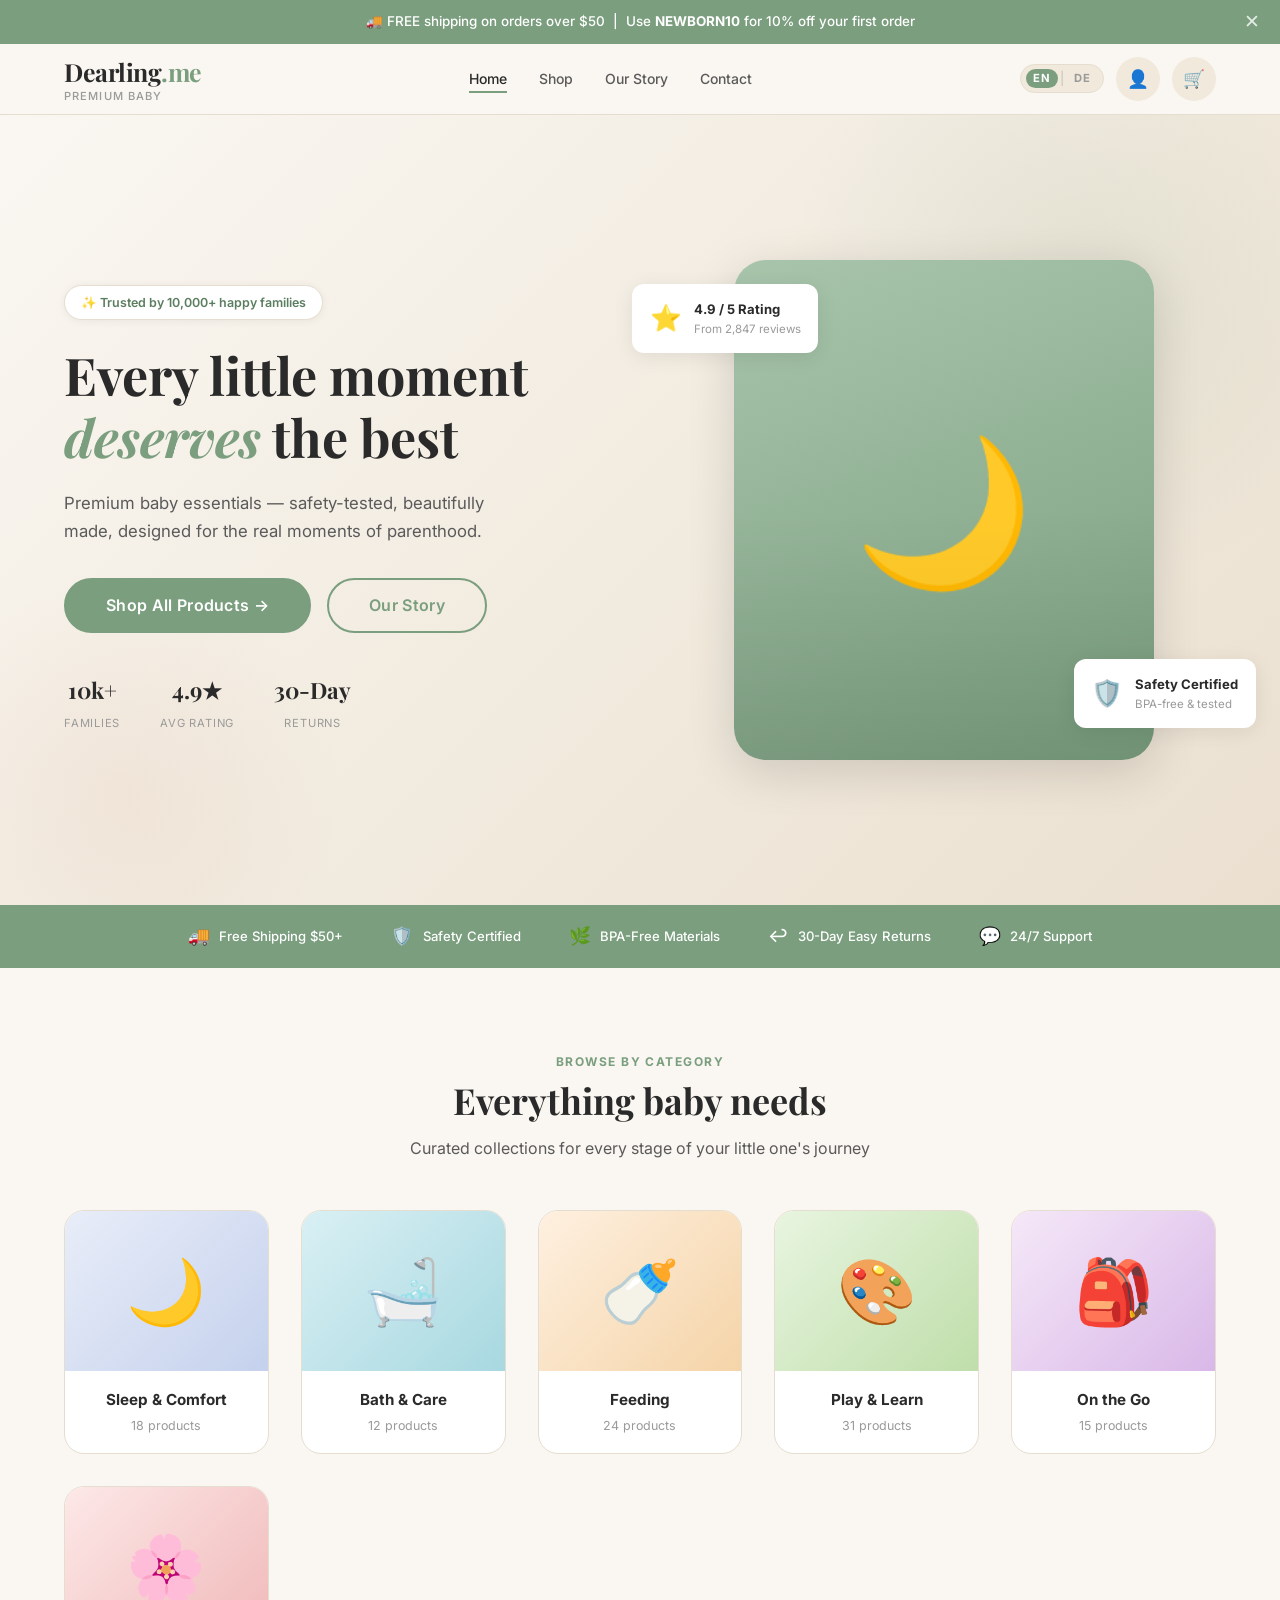
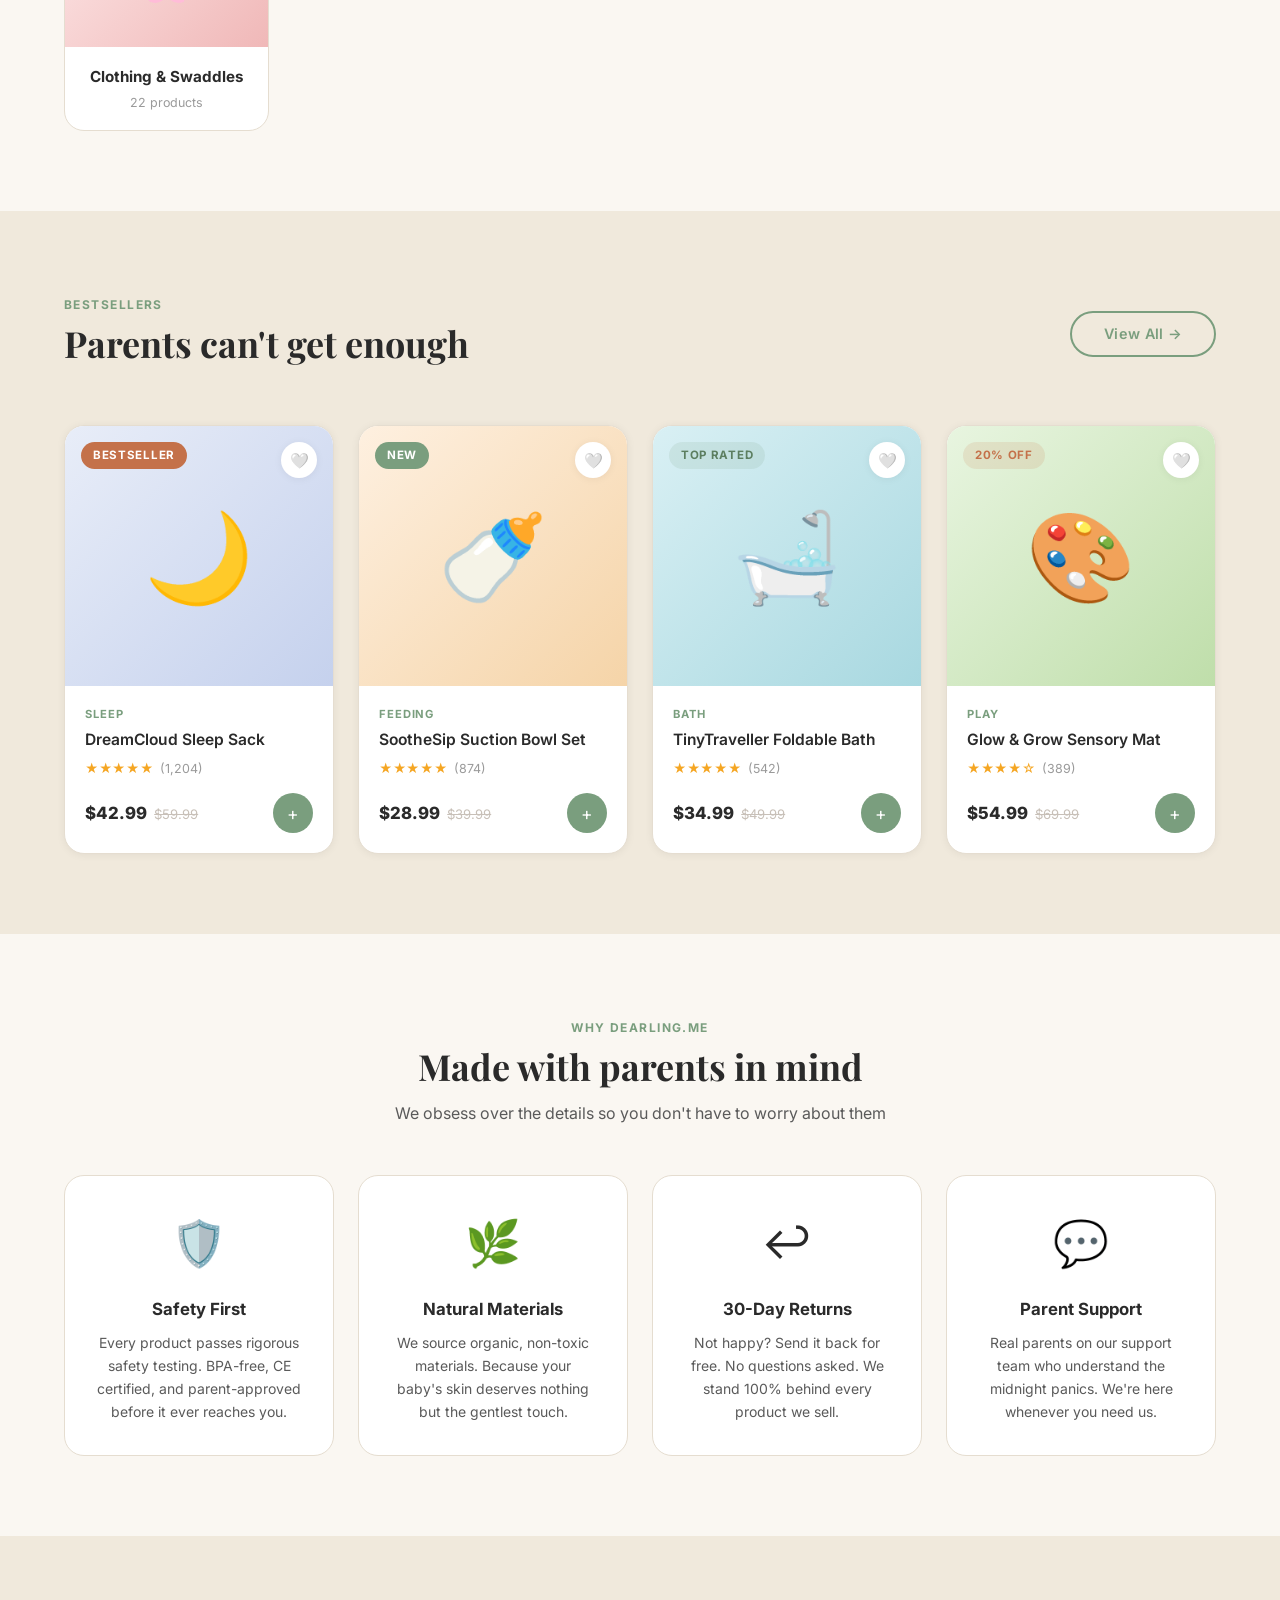
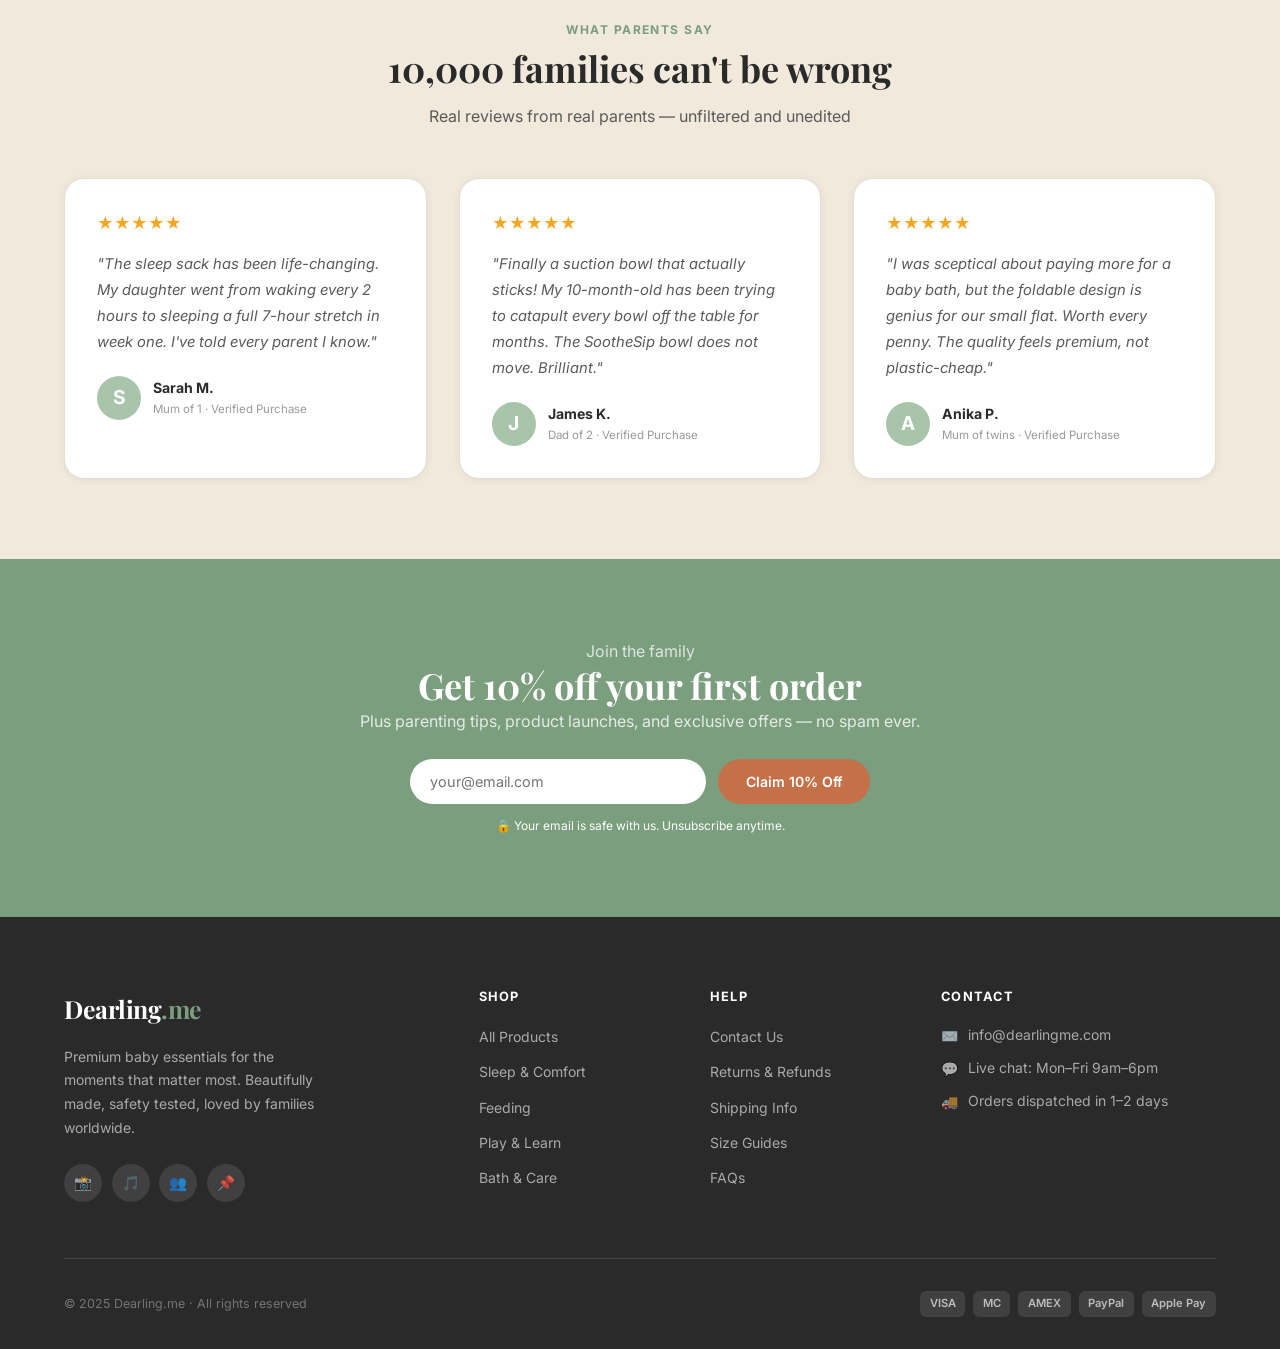
<file: index.html>
<!DOCTYPE html>
<html lang="en">
<head>
  <meta charset="UTF-8">
  <meta name="viewport" content="width=device-width, initial-scale=1.0">
  <title>Dearling.me — Premium Baby Products</title>
  <meta name="description" content="Beautifully designed, safety-tested baby essentials. Sleep, feeding, bath, and play products parents trust.">
  <link rel="preconnect" href="https://fonts.googleapis.com">
  <link rel="preconnect" href="https://fonts.gstatic.com" crossorigin>
  <link href="https://fonts.googleapis.com/css2?family=Inter:wght@400;500;600;700;800&family=Playfair+Display:ital,wght@0,400;0,600;0,700;1,400&display=swap" rel="stylesheet">
  <link rel="stylesheet" href="css/style.css">
</head>
<body>

  <!-- PROMO BANNER -->
  <div class="promo-banner">
    <span data-i18n="promo">🚚 FREE shipping on orders over $50 &nbsp;|&nbsp; Use <strong>NEWBORN10</strong> for 10% off your first order</span>
    <button class="promo-close" aria-label="Close">✕</button>
  </div>

  <!-- HEADER -->
  <header class="header">
    <div class="container">
      <nav class="nav">
        <a href="index.html" class="logo">Dearling<span>.me</span><small>Premium Baby</small></a>
        <ul class="nav-links">
          <li><a href="index.html" class="active" data-i18n="nav.home">Home</a></li>
          <li><a href="pages/shop.html" data-i18n="nav.shop">Shop</a></li>
          <li><a href="pages/about.html" data-i18n="nav.about">Our Story</a></li>
          <li><a href="pages/contact.html" data-i18n="nav.contact">Contact</a></li>
        </ul>
        <div class="nav-actions">
          <div class="lang-switcher">
            <button class="lang-btn active" data-lang="en">EN</button>
            <span class="lang-sep">|</span>
            <button class="lang-btn" data-lang="de">DE</button>
          </div>
          <a href="https://your-store.myshopify.com/account" class="account-btn" aria-label="My account" target="_blank">👤</a>
          <a href="pages/cart.html" class="cart-btn" aria-label="Shopping cart">
            🛒 <span class="cart-count"></span>
          </a>
          <button class="hamburger" aria-label="Open menu">
            <span></span><span></span><span></span>
          </button>
        </div>
      </nav>
    </div>
  </header>

  <!-- MOBILE NAV -->
  <div class="mobile-nav" role="dialog" aria-label="Mobile menu">
    <button class="mobile-nav-close" aria-label="Close menu">✕</button>
    <ul class="mobile-nav-links">
      <li><a href="index.html" data-i18n="nav.home">Home</a></li>
      <li><a href="pages/shop.html" data-i18n="nav.shop">Shop</a></li>
      <li><a href="pages/about.html" data-i18n="nav.about">Our Story</a></li>
      <li><a href="pages/contact.html" data-i18n="nav.contact">Contact</a></li>
      <li><a href="https://your-store.myshopify.com/account" data-i18n="nav.account" target="_blank">My Account 👤</a></li>
      <li><a href="pages/cart.html">Cart 🛒</a></li>
    </ul>
  </div>

  <!-- ===================== HERO ===================== -->
  <section class="hero">
    <div class="container">
      <div class="hero-inner">
        <div class="hero-content">
          <div class="hero-tag" data-i18n="hero.tag">✨ Trusted by 10,000+ happy families</div>
          <h1 data-i18n="hero.h1">Every little moment <em>deserves</em> the best</h1>
          <p class="hero-subtitle" data-i18n="hero.subtitle">Premium baby essentials — safety-tested, beautifully made, designed for the real moments of parenthood.</p>
          <div class="hero-ctas">
            <a href="pages/shop.html" class="btn btn-primary btn-lg" data-i18n="hero.cta1">Shop All Products →</a>
            <a href="pages/about.html" class="btn btn-secondary btn-lg" data-i18n="hero.cta2">Our Story</a>
          </div>
          <div class="hero-stats">
            <div class="stat-item">
              <span class="stat-num" data-i18n="hero.stat1.num">10k+</span>
              <span class="stat-label" data-i18n="hero.stat1.label">Families</span>
            </div>
            <div class="stat-item">
              <span class="stat-num" data-i18n="hero.stat2.num">4.9★</span>
              <span class="stat-label" data-i18n="hero.stat2.label">Avg Rating</span>
            </div>
            <div class="stat-item">
              <span class="stat-num" data-i18n="hero.stat3.num">30-Day</span>
              <span class="stat-label" data-i18n="hero.stat3.label">Returns</span>
            </div>
          </div>
        </div>

        <div class="hero-visual">
          <div class="hero-img-wrap">🌙</div>
          <div class="hero-float card-1">
            <div class="float-icon">⭐</div>
            <div>
              <div class="float-title" data-i18n="hero.f1.title">4.9 / 5 Rating</div>
              <div class="float-sub" data-i18n="hero.f1.sub">From 2,847 reviews</div>
            </div>
          </div>
          <div class="hero-float card-2">
            <div class="float-icon">🛡️</div>
            <div>
              <div class="float-title" data-i18n="hero.f2.title">Safety Certified</div>
              <div class="float-sub" data-i18n="hero.f2.sub">BPA-free & tested</div>
            </div>
          </div>
        </div>
      </div>
    </div>
  </section>

  <!-- TRUST BAR -->
  <div class="trust-bar">
    <div class="container">
      <div class="trust-items">
        <div class="trust-item"><span>🚚</span><span data-i18n="trust.ship">Free Shipping $50+</span></div>
        <div class="trust-item"><span>🛡️</span><span data-i18n="trust.safety">Safety Certified</span></div>
        <div class="trust-item"><span>🌿</span><span data-i18n="trust.bpa">BPA-Free Materials</span></div>
        <div class="trust-item"><span>↩️</span><span data-i18n="trust.returns">30-Day Easy Returns</span></div>
        <div class="trust-item"><span>💬</span><span data-i18n="trust.support">24/7 Support</span></div>
      </div>
    </div>
  </div>

  <!-- ===================== CATEGORIES ===================== -->
  <section class="section">
    <div class="container">
      <div class="section-header center">
        <span class="eyebrow" data-i18n="cat.eyebrow">Browse by Category</span>
        <h2 data-i18n="cat.h2">Everything baby needs</h2>
        <p data-i18n="cat.sub">Curated collections for every stage of your little one's journey</p>
      </div>
      <div class="grid-3" style="grid-template-columns: repeat(auto-fit, minmax(180px, 1fr));">
        <a href="pages/shop.html?cat=sleep" class="category-card">
          <div class="category-img cat-sleep">🌙</div>
          <div class="category-body">
            <div class="category-name" data-i18n="cat.sleep">Sleep & Comfort</div>
            <div class="category-sub" data-i18n="cat.sleep.n">18 products</div>
          </div>
        </a>
        <a href="pages/shop.html?cat=bath" class="category-card">
          <div class="category-img cat-bath">🛁</div>
          <div class="category-body">
            <div class="category-name" data-i18n="cat.bath">Bath & Care</div>
            <div class="category-sub" data-i18n="cat.bath.n">12 products</div>
          </div>
        </a>
        <a href="pages/shop.html?cat=feed" class="category-card">
          <div class="category-img cat-feed">🍼</div>
          <div class="category-body">
            <div class="category-name" data-i18n="cat.feed">Feeding</div>
            <div class="category-sub" data-i18n="cat.feed.n">24 products</div>
          </div>
        </a>
        <a href="pages/shop.html?cat=play" class="category-card">
          <div class="category-img cat-play">🎨</div>
          <div class="category-body">
            <div class="category-name" data-i18n="cat.play">Play & Learn</div>
            <div class="category-sub" data-i18n="cat.play.n">31 products</div>
          </div>
        </a>
        <a href="pages/shop.html?cat=travel" class="category-card">
          <div class="category-img cat-travel">🎒</div>
          <div class="category-body">
            <div class="category-name" data-i18n="cat.travel">On the Go</div>
            <div class="category-sub" data-i18n="cat.travel.n">15 products</div>
          </div>
        </a>
        <a href="pages/shop.html?cat=wear" class="category-card">
          <div class="category-img cat-wear">🌸</div>
          <div class="category-body">
            <div class="category-name" data-i18n="cat.wear">Clothing & Swaddles</div>
            <div class="category-sub" data-i18n="cat.wear.n">22 products</div>
          </div>
        </a>
      </div>
    </div>
  </section>

  <!-- ===================== FEATURED PRODUCTS ===================== -->
  <section class="section why-bg">
    <div class="container">
      <div class="section-header flex-between">
        <div>
          <span class="eyebrow" data-i18n="best.eyebrow">Bestsellers</span>
          <h2 data-i18n="best.h2">Parents can't get enough</h2>
        </div>
        <a href="pages/shop.html" class="btn btn-secondary" style="flex-shrink:0" data-i18n="best.viewall">View All →</a>
      </div>
      <div class="grid-4">

        <div class="product-card">
          <div class="product-card-img" style="background:linear-gradient(135deg,#E8EDF8,#C5D1ED);">🌙
            <div class="product-card-badges"><span class="badge badge-sale">Bestseller</span></div>
            <button class="product-card-wish">🤍</button>
          </div>
          <div class="product-card-body">
            <div class="card-category" data-i18n="card.cat.sleep">Sleep</div>
            <a href="pages/product.html"><div class="card-name">DreamCloud Sleep Sack</div></a>
            <div class="card-rating"><span class="stars">★★★★★</span><span class="rating-count">(1,204)</span></div>
            <div class="product-card-footer">
              <div class="card-price"><span class="price-now">$42.99</span><span class="price-was">$59.99</span></div>
              <button class="add-cart-btn" data-add-cart="dream-sleep-sack" data-name="DreamCloud Sleep Sack" data-price="42.99" data-emoji="🌙">+</button>
            </div>
          </div>
        </div>

        <div class="product-card">
          <div class="product-card-img" style="background:linear-gradient(135deg,#FEF0E0,#F5D4A8);">🍼
            <div class="product-card-badges"><span class="badge badge-new">New</span></div>
            <button class="product-card-wish">🤍</button>
          </div>
          <div class="product-card-body">
            <div class="card-category" data-i18n="card.cat.feed">Feeding</div>
            <a href="pages/product.html"><div class="card-name">SootheSip Suction Bowl Set</div></a>
            <div class="card-rating"><span class="stars">★★★★★</span><span class="rating-count">(874)</span></div>
            <div class="product-card-footer">
              <div class="card-price"><span class="price-now">$28.99</span><span class="price-was">$39.99</span></div>
              <button class="add-cart-btn" data-add-cart="soothe-sip-bowl" data-name="SootheSip Suction Bowl Set" data-price="28.99" data-emoji="🍼">+</button>
            </div>
          </div>
        </div>

        <div class="product-card">
          <div class="product-card-img" style="background:linear-gradient(135deg,#D9F0F4,#A8D8E0);">🛁
            <div class="product-card-badges"><span class="badge badge-sage">Top Rated</span></div>
            <button class="product-card-wish">🤍</button>
          </div>
          <div class="product-card-body">
            <div class="card-category" data-i18n="card.cat.bath">Bath</div>
            <a href="pages/product.html"><div class="card-name">TinyTraveller Foldable Bath</div></a>
            <div class="card-rating"><span class="stars">★★★★★</span><span class="rating-count">(542)</span></div>
            <div class="product-card-footer">
              <div class="card-price"><span class="price-now">$34.99</span><span class="price-was">$49.99</span></div>
              <button class="add-cart-btn" data-add-cart="tiny-traveller-bath" data-name="TinyTraveller Foldable Bath" data-price="34.99" data-emoji="🛁">+</button>
            </div>
          </div>
        </div>

        <div class="product-card">
          <div class="product-card-img" style="background:linear-gradient(135deg,#E8F5E0,#BFDEAA);">🎨
            <div class="product-card-badges"><span class="badge badge-terra">20% Off</span></div>
            <button class="product-card-wish">🤍</button>
          </div>
          <div class="product-card-body">
            <div class="card-category" data-i18n="card.cat.play">Play</div>
            <a href="pages/product.html"><div class="card-name">Glow &amp; Grow Sensory Mat</div></a>
            <div class="card-rating"><span class="stars">★★★★☆</span><span class="rating-count">(389)</span></div>
            <div class="product-card-footer">
              <div class="card-price"><span class="price-now">$54.99</span><span class="price-was">$69.99</span></div>
              <button class="add-cart-btn" data-add-cart="glow-grow-mat" data-name="Glow & Grow Sensory Mat" data-price="54.99" data-emoji="🎨">+</button>
            </div>
          </div>
        </div>

      </div>
    </div>
  </section>

  <!-- ===================== WHY US ===================== -->
  <section class="section">
    <div class="container">
      <div class="section-header center">
        <span class="eyebrow" data-i18n="why.eyebrow">Why Dearling.me</span>
        <h2 data-i18n="why.h2">Made with parents in mind</h2>
        <p data-i18n="why.sub">We obsess over the details so you don't have to worry about them</p>
      </div>
      <div class="grid-4">
        <div class="why-card">
          <div class="why-icon">🛡️</div>
          <div class="why-title" data-i18n="why.s.title">Safety First</div>
          <div class="why-desc" data-i18n="why.s.desc">Every product passes rigorous safety testing. BPA-free, CE certified, and parent-approved before it ever reaches you.</div>
        </div>
        <div class="why-card">
          <div class="why-icon">🌿</div>
          <div class="why-title" data-i18n="why.n.title">Natural Materials</div>
          <div class="why-desc" data-i18n="why.n.desc">We source organic, non-toxic materials. Because your baby's skin deserves nothing but the gentlest touch.</div>
        </div>
        <div class="why-card">
          <div class="why-icon">↩️</div>
          <div class="why-title" data-i18n="why.r.title">30-Day Returns</div>
          <div class="why-desc" data-i18n="why.r.desc">Not happy? Send it back for free. No questions asked. We stand 100% behind every product we sell.</div>
        </div>
        <div class="why-card">
          <div class="why-icon">💬</div>
          <div class="why-title" data-i18n="why.p.title">Parent Support</div>
          <div class="why-desc" data-i18n="why.p.desc">Real parents on our support team who understand the midnight panics. We're here whenever you need us.</div>
        </div>
      </div>
    </div>
  </section>

  <!-- ===================== TESTIMONIALS ===================== -->
  <section class="section why-bg">
    <div class="container">
      <div class="section-header center">
        <span class="eyebrow" data-i18n="test.eyebrow">What Parents Say</span>
        <h2 data-i18n="test.h2">10,000 families can't be wrong</h2>
        <p data-i18n="test.sub">Real reviews from real parents — unfiltered and unedited</p>
      </div>
      <div class="grid-3">
        <div class="testimonial-card">
          <div class="test-rating">★★★★★</div>
          <p class="test-text" data-i18n="test.1.text">"The sleep sack has been life-changing. My daughter went from waking every 2 hours to sleeping a full 7-hour stretch in week one."</p>
          <div class="test-author">
            <div class="author-av">S</div>
            <div>
              <div class="author-name" data-i18n="test.1.name">Sarah M.</div>
              <div class="author-meta" data-i18n="test.1.meta">Mum of 1 · Verified Purchase</div>
            </div>
          </div>
        </div>
        <div class="testimonial-card">
          <div class="test-rating">★★★★★</div>
          <p class="test-text" data-i18n="test.2.text">"Finally a suction bowl that actually sticks! The SootheSip bowl does not move. Brilliant."</p>
          <div class="test-author">
            <div class="author-av">J</div>
            <div>
              <div class="author-name" data-i18n="test.2.name">James K.</div>
              <div class="author-meta" data-i18n="test.2.meta">Dad of 2 · Verified Purchase</div>
            </div>
          </div>
        </div>
        <div class="testimonial-card">
          <div class="test-rating">★★★★★</div>
          <p class="test-text" data-i18n="test.3.text">"I was sceptical about paying more for a baby bath, but the foldable design is genius. Worth every penny."</p>
          <div class="test-author">
            <div class="author-av">A</div>
            <div>
              <div class="author-name" data-i18n="test.3.name">Anika P.</div>
              <div class="author-meta" data-i18n="test.3.meta">Mum of twins · Verified Purchase</div>
            </div>
          </div>
        </div>
      </div>
    </div>
  </section>

  <!-- NEWSLETTER -->
  <section class="section newsletter text-center">
    <div class="container">
      <span class="eyebrow" data-i18n="news.eyebrow">Join the family</span>
      <h2 data-i18n="news.h2">Get 10% off your first order</h2>
      <p style="color:rgba(255,255,255,0.8)" data-i18n="news.sub">Plus parenting tips, product launches, and exclusive offers — no spam ever.</p>
      <form class="newsletter-form" novalidate>
        <input type="email" class="newsletter-input" data-i18n-ph="news.ph" placeholder="your@email.com" required>
        <button type="submit" class="newsletter-btn" data-i18n="news.btn">Claim 10% Off</button>
      </form>
      <p class="newsletter-note" data-i18n="news.note">🔒 Your email is safe with us. Unsubscribe anytime.</p>
    </div>
  </section>

  <!-- FOOTER -->
  <footer class="footer">
    <div class="container">
      <div class="footer-grid">
        <div class="footer-brand">
          <div class="logo">Dearling<span>.me</span></div>
          <p data-i18n="footer.tagline">Premium baby essentials for the moments that matter most.</p>
          <div class="footer-socials">
            <a href="#" class="social-btn">📸</a><a href="#" class="social-btn">🎵</a>
            <a href="#" class="social-btn">👥</a><a href="#" class="social-btn">📌</a>
          </div>
        </div>
        <div class="footer-col">
          <h4 data-i18n="footer.shop">Shop</h4>
          <ul class="footer-links">
            <li><a href="pages/shop.html" data-i18n="footer.all">All Products</a></li>
            <li><a href="pages/shop.html?cat=sleep" data-i18n="cat.sleep">Sleep &amp; Comfort</a></li>
            <li><a href="pages/shop.html?cat=feed" data-i18n="cat.feed">Feeding</a></li>
            <li><a href="pages/shop.html?cat=play" data-i18n="cat.play">Play &amp; Learn</a></li>
            <li><a href="pages/shop.html?cat=bath" data-i18n="cat.bath">Bath &amp; Care</a></li>
          </ul>
        </div>
        <div class="footer-col">
          <h4 data-i18n="footer.help">Help</h4>
          <ul class="footer-links">
            <li><a href="pages/contact.html" data-i18n="footer.contactus">Contact Us</a></li>
            <li><a href="#" data-i18n="footer.returns">Returns &amp; Refunds</a></li>
            <li><a href="#" data-i18n="footer.shipping">Shipping Info</a></li>
            <li><a href="#" data-i18n="footer.sizes">Size Guides</a></li>
            <li><a href="#" data-i18n="footer.faq">FAQs</a></li>
          </ul>
        </div>
        <div class="footer-col">
          <h4 data-i18n="footer.contact">Contact</h4>
          <div class="footer-contact-item"><span>✉️</span><span>info@dearlingme.com</span></div>
          <div class="footer-contact-item"><span>💬</span><span data-i18n="footer.chat">Live chat: Mon–Fri 9am–6pm</span></div>
          <div class="footer-contact-item"><span>🚚</span><span data-i18n="footer.dispatch">Orders dispatched in 1–2 days</span></div>
        </div>
      </div>
      <div class="footer-bottom">
        <p data-i18n="footer.copy">© 2025 Dearling.me · All rights reserved</p>
        <div class="payment-icons">
          <span class="pay-icon">VISA</span><span class="pay-icon">MC</span>
          <span class="pay-icon">AMEX</span><span class="pay-icon">PayPal</span>
          <span class="pay-icon">Apple Pay</span>
        </div>
      </div>
    </div>
  </footer>

  <script src="js/main.js"></script>
  <script src="js/i18n.js"></script>
</body>
</html>
</file>
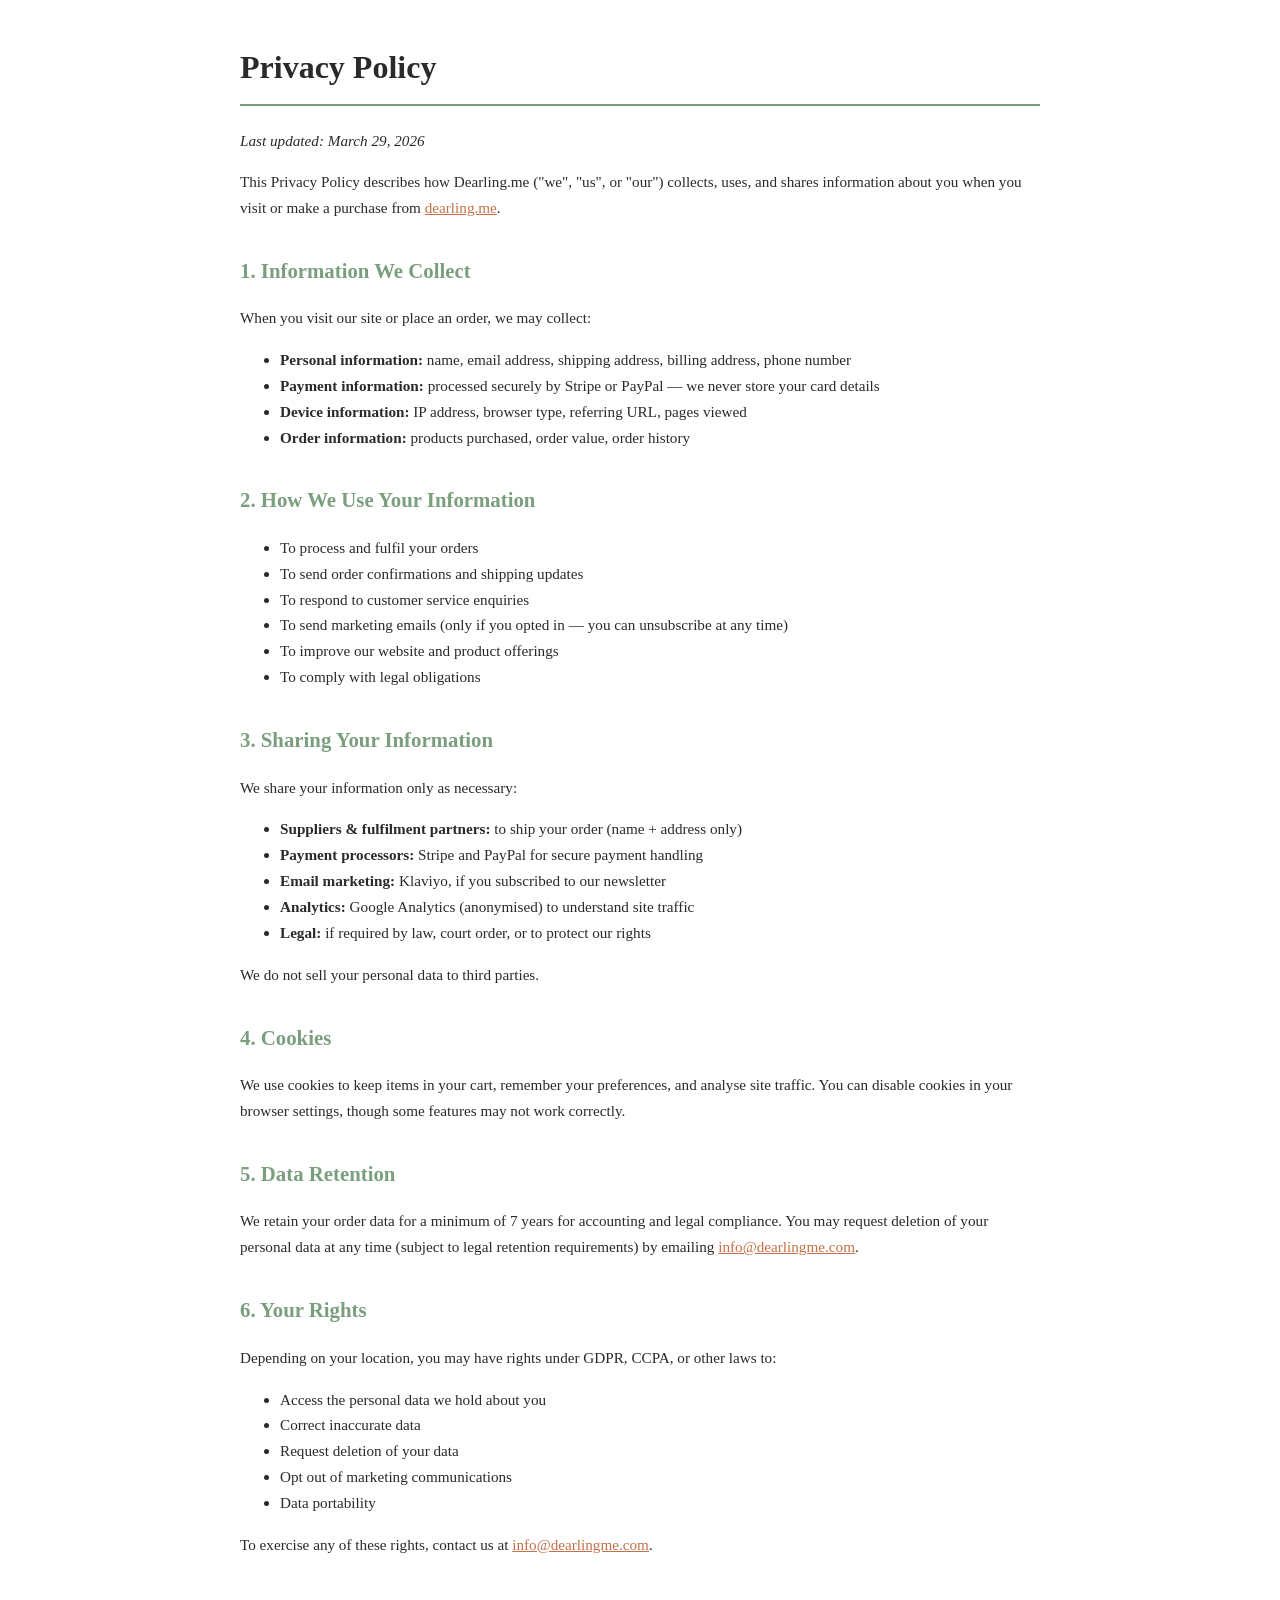
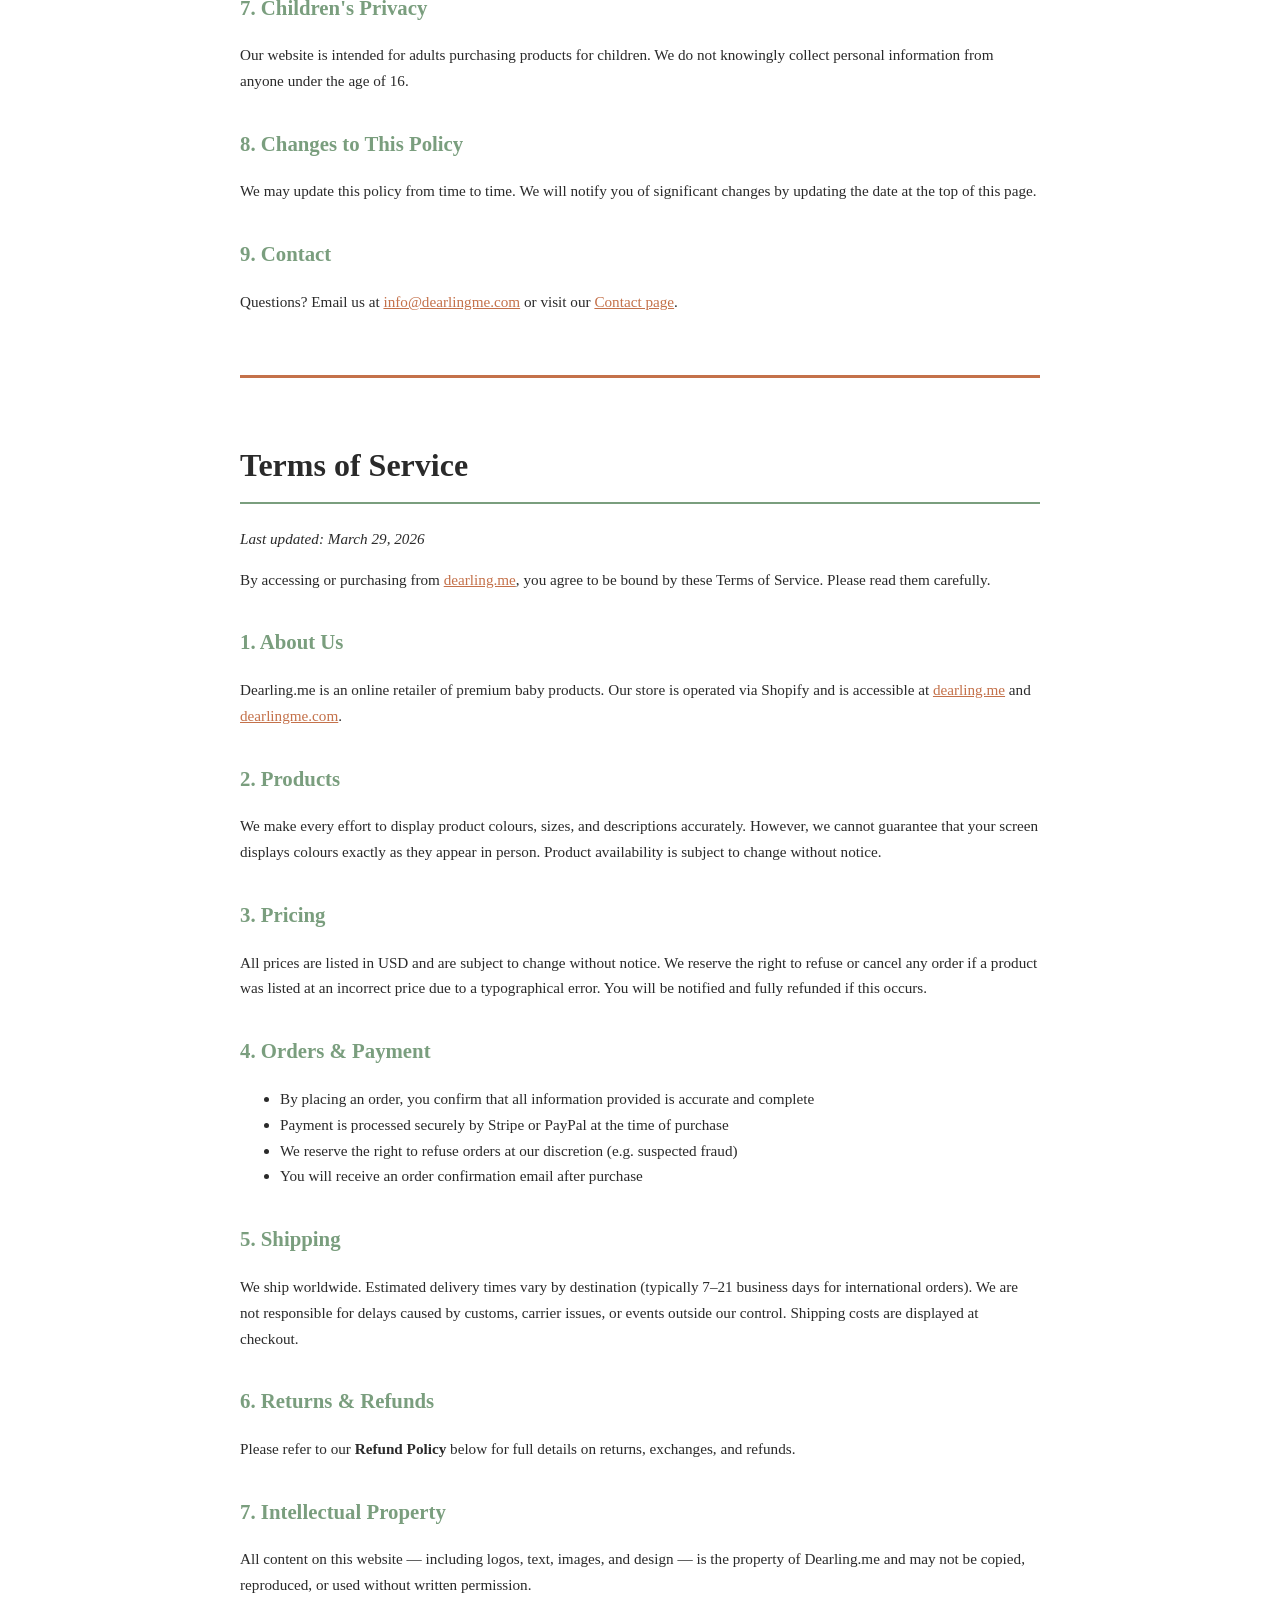
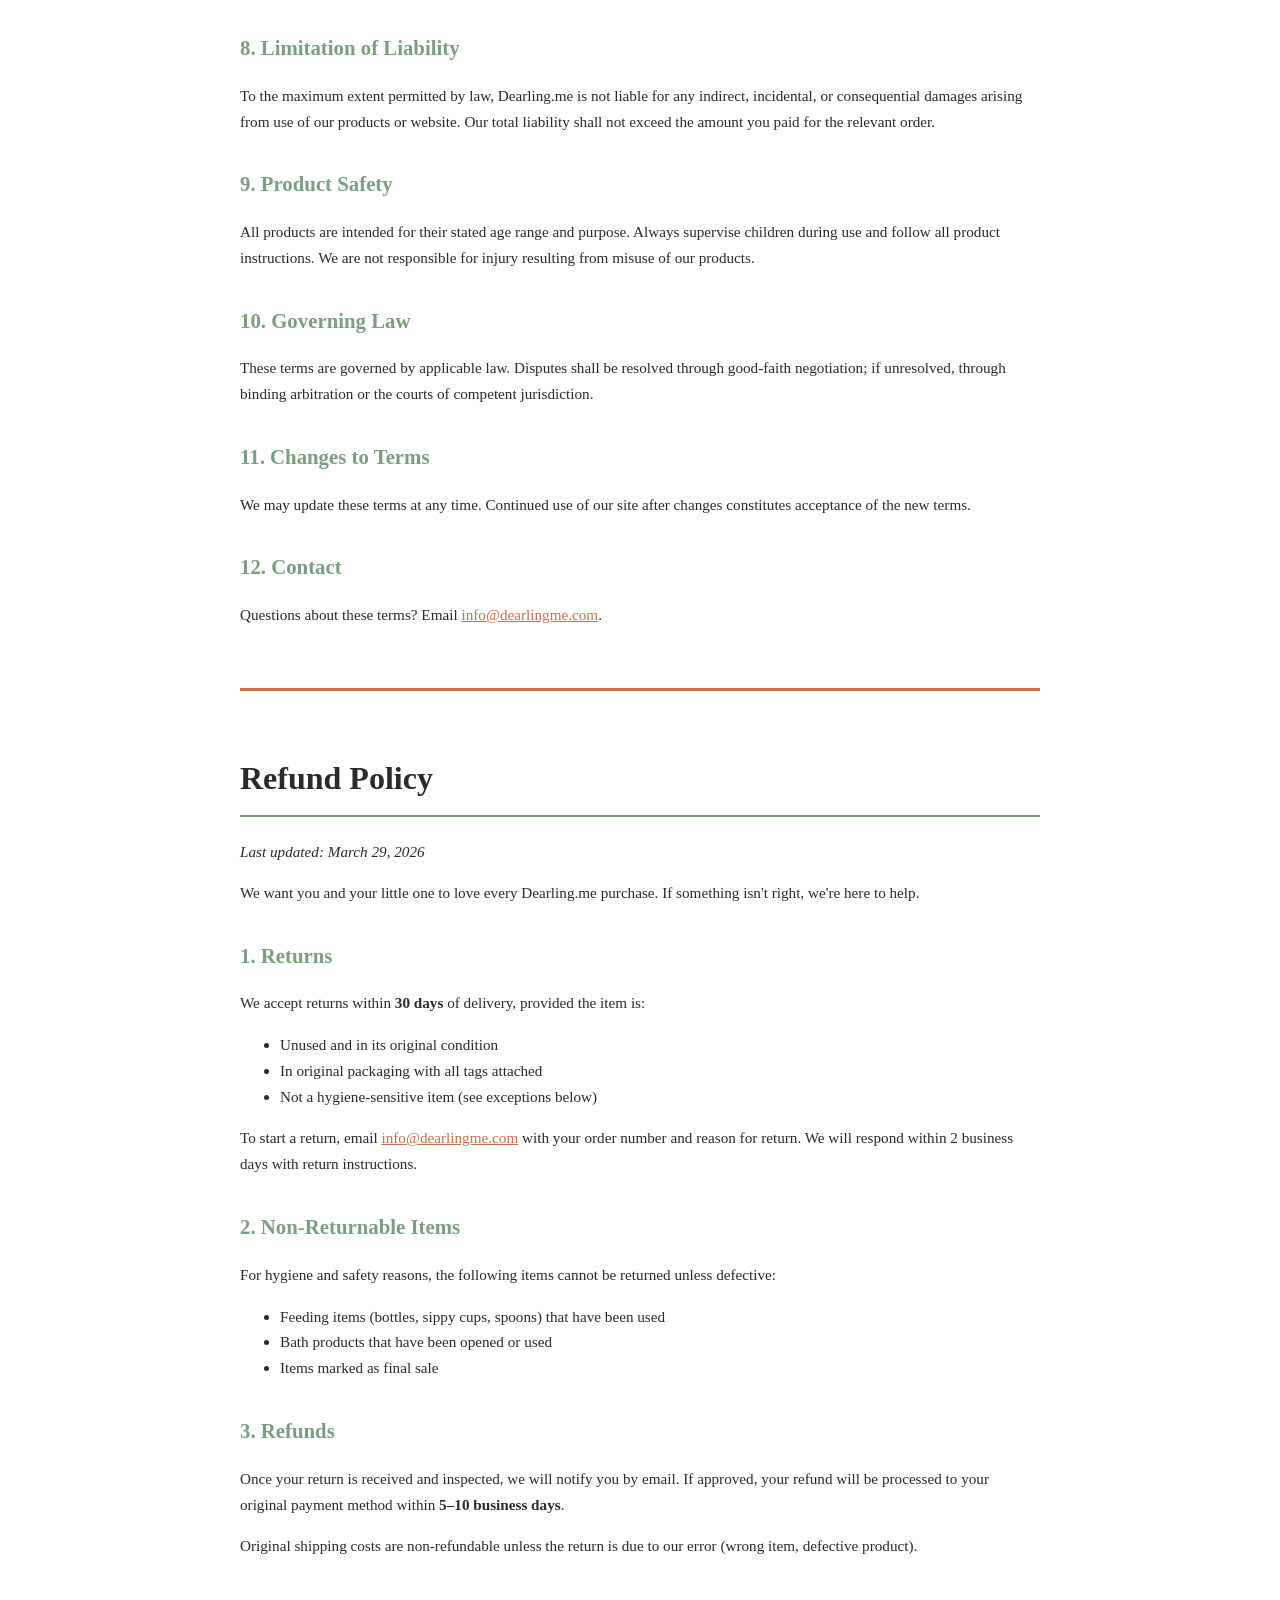
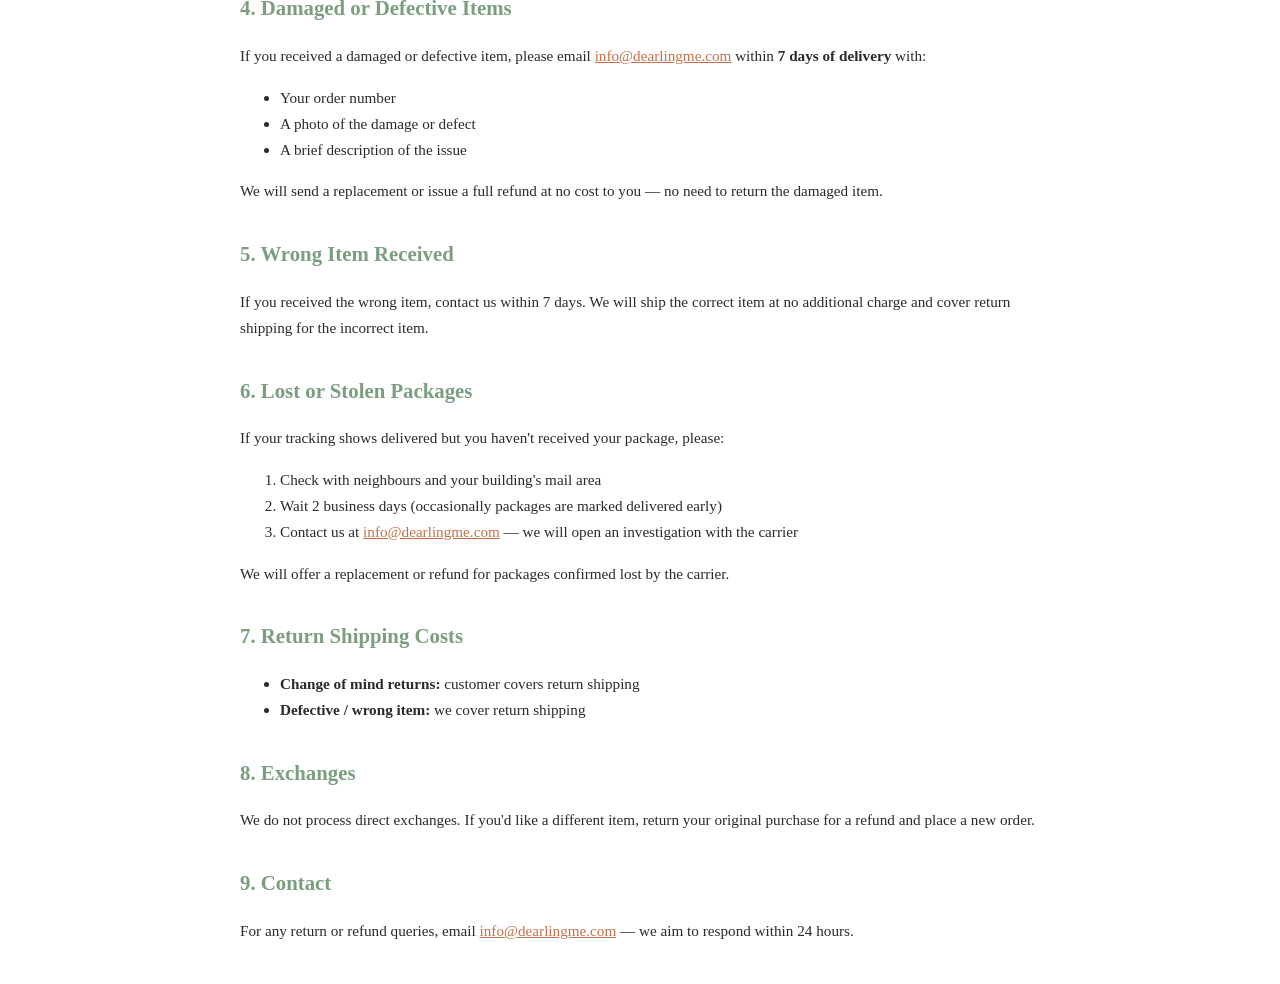
<file: legal/policies.html>
<!DOCTYPE html>
<html lang="en">
<head>
  <meta charset="UTF-8" />
  <title>Dearling.me — Legal Policies</title>
  <style>
    body { font-family: Georgia, serif; max-width: 800px; margin: 40px auto; padding: 0 20px; color: #2A2A2A; line-height: 1.7; }
    h1 { font-size: 2rem; border-bottom: 2px solid #7A9E7E; padding-bottom: 10px; }
    h2 { font-size: 1.3rem; margin-top: 2rem; color: #7A9E7E; }
    hr { border: none; border-top: 3px solid #C4714A; margin: 60px 0; }
    p, li { font-size: 0.95rem; }
    a { color: #C4714A; }
  </style>
</head>
<body>

<!-- ============================================================
     POLICY 1: PRIVACY POLICY
     Copy everything below this comment block into Shopify:
     Settings > Policies > Privacy Policy
     ============================================================ -->

<h1>Privacy Policy</h1>
<p><em>Last updated: March 29, 2026</em></p>

<p>This Privacy Policy describes how Dearling.me ("we", "us", or "our") collects, uses, and shares information about you when you visit or make a purchase from <a href="https://dearling.me">dearling.me</a>.</p>

<h2>1. Information We Collect</h2>
<p>When you visit our site or place an order, we may collect:</p>
<ul>
  <li><strong>Personal information:</strong> name, email address, shipping address, billing address, phone number</li>
  <li><strong>Payment information:</strong> processed securely by Stripe or PayPal — we never store your card details</li>
  <li><strong>Device information:</strong> IP address, browser type, referring URL, pages viewed</li>
  <li><strong>Order information:</strong> products purchased, order value, order history</li>
</ul>

<h2>2. How We Use Your Information</h2>
<ul>
  <li>To process and fulfil your orders</li>
  <li>To send order confirmations and shipping updates</li>
  <li>To respond to customer service enquiries</li>
  <li>To send marketing emails (only if you opted in — you can unsubscribe at any time)</li>
  <li>To improve our website and product offerings</li>
  <li>To comply with legal obligations</li>
</ul>

<h2>3. Sharing Your Information</h2>
<p>We share your information only as necessary:</p>
<ul>
  <li><strong>Suppliers & fulfilment partners:</strong> to ship your order (name + address only)</li>
  <li><strong>Payment processors:</strong> Stripe and PayPal for secure payment handling</li>
  <li><strong>Email marketing:</strong> Klaviyo, if you subscribed to our newsletter</li>
  <li><strong>Analytics:</strong> Google Analytics (anonymised) to understand site traffic</li>
  <li><strong>Legal:</strong> if required by law, court order, or to protect our rights</li>
</ul>
<p>We do not sell your personal data to third parties.</p>

<h2>4. Cookies</h2>
<p>We use cookies to keep items in your cart, remember your preferences, and analyse site traffic. You can disable cookies in your browser settings, though some features may not work correctly.</p>

<h2>5. Data Retention</h2>
<p>We retain your order data for a minimum of 7 years for accounting and legal compliance. You may request deletion of your personal data at any time (subject to legal retention requirements) by emailing <a href="mailto:info@dearlingme.com">info@dearlingme.com</a>.</p>

<h2>6. Your Rights</h2>
<p>Depending on your location, you may have rights under GDPR, CCPA, or other laws to:</p>
<ul>
  <li>Access the personal data we hold about you</li>
  <li>Correct inaccurate data</li>
  <li>Request deletion of your data</li>
  <li>Opt out of marketing communications</li>
  <li>Data portability</li>
</ul>
<p>To exercise any of these rights, contact us at <a href="mailto:info@dearlingme.com">info@dearlingme.com</a>.</p>

<h2>7. Children's Privacy</h2>
<p>Our website is intended for adults purchasing products for children. We do not knowingly collect personal information from anyone under the age of 16.</p>

<h2>8. Changes to This Policy</h2>
<p>We may update this policy from time to time. We will notify you of significant changes by updating the date at the top of this page.</p>

<h2>9. Contact</h2>
<p>Questions? Email us at <a href="mailto:info@dearlingme.com">info@dearlingme.com</a> or visit our <a href="https://dearling.me/pages/contact">Contact page</a>.</p>

<hr>

<!-- ============================================================
     POLICY 2: TERMS OF SERVICE
     Copy everything below this comment block into Shopify:
     Settings > Policies > Terms of Service
     ============================================================ -->

<h1>Terms of Service</h1>
<p><em>Last updated: March 29, 2026</em></p>

<p>By accessing or purchasing from <a href="https://dearling.me">dearling.me</a>, you agree to be bound by these Terms of Service. Please read them carefully.</p>

<h2>1. About Us</h2>
<p>Dearling.me is an online retailer of premium baby products. Our store is operated via Shopify and is accessible at <a href="https://dearling.me">dearling.me</a> and <a href="https://dearlingme.com">dearlingme.com</a>.</p>

<h2>2. Products</h2>
<p>We make every effort to display product colours, sizes, and descriptions accurately. However, we cannot guarantee that your screen displays colours exactly as they appear in person. Product availability is subject to change without notice.</p>

<h2>3. Pricing</h2>
<p>All prices are listed in USD and are subject to change without notice. We reserve the right to refuse or cancel any order if a product was listed at an incorrect price due to a typographical error. You will be notified and fully refunded if this occurs.</p>

<h2>4. Orders & Payment</h2>
<ul>
  <li>By placing an order, you confirm that all information provided is accurate and complete</li>
  <li>Payment is processed securely by Stripe or PayPal at the time of purchase</li>
  <li>We reserve the right to refuse orders at our discretion (e.g. suspected fraud)</li>
  <li>You will receive an order confirmation email after purchase</li>
</ul>

<h2>5. Shipping</h2>
<p>We ship worldwide. Estimated delivery times vary by destination (typically 7–21 business days for international orders). We are not responsible for delays caused by customs, carrier issues, or events outside our control. Shipping costs are displayed at checkout.</p>

<h2>6. Returns & Refunds</h2>
<p>Please refer to our <strong>Refund Policy</strong> below for full details on returns, exchanges, and refunds.</p>

<h2>7. Intellectual Property</h2>
<p>All content on this website — including logos, text, images, and design — is the property of Dearling.me and may not be copied, reproduced, or used without written permission.</p>

<h2>8. Limitation of Liability</h2>
<p>To the maximum extent permitted by law, Dearling.me is not liable for any indirect, incidental, or consequential damages arising from use of our products or website. Our total liability shall not exceed the amount you paid for the relevant order.</p>

<h2>9. Product Safety</h2>
<p>All products are intended for their stated age range and purpose. Always supervise children during use and follow all product instructions. We are not responsible for injury resulting from misuse of our products.</p>

<h2>10. Governing Law</h2>
<p>These terms are governed by applicable law. Disputes shall be resolved through good-faith negotiation; if unresolved, through binding arbitration or the courts of competent jurisdiction.</p>

<h2>11. Changes to Terms</h2>
<p>We may update these terms at any time. Continued use of our site after changes constitutes acceptance of the new terms.</p>

<h2>12. Contact</h2>
<p>Questions about these terms? Email <a href="mailto:info@dearlingme.com">info@dearlingme.com</a>.</p>

<hr>

<!-- ============================================================
     POLICY 3: REFUND POLICY
     Copy everything below this comment block into Shopify:
     Settings > Policies > Refund Policy
     ============================================================ -->

<h1>Refund Policy</h1>
<p><em>Last updated: March 29, 2026</em></p>

<p>We want you and your little one to love every Dearling.me purchase. If something isn't right, we're here to help.</p>

<h2>1. Returns</h2>
<p>We accept returns within <strong>30 days</strong> of delivery, provided the item is:</p>
<ul>
  <li>Unused and in its original condition</li>
  <li>In original packaging with all tags attached</li>
  <li>Not a hygiene-sensitive item (see exceptions below)</li>
</ul>
<p>To start a return, email <a href="mailto:info@dearlingme.com">info@dearlingme.com</a> with your order number and reason for return. We will respond within 2 business days with return instructions.</p>

<h2>2. Non-Returnable Items</h2>
<p>For hygiene and safety reasons, the following items cannot be returned unless defective:</p>
<ul>
  <li>Feeding items (bottles, sippy cups, spoons) that have been used</li>
  <li>Bath products that have been opened or used</li>
  <li>Items marked as final sale</li>
</ul>

<h2>3. Refunds</h2>
<p>Once your return is received and inspected, we will notify you by email. If approved, your refund will be processed to your original payment method within <strong>5–10 business days</strong>.</p>
<p>Original shipping costs are non-refundable unless the return is due to our error (wrong item, defective product).</p>

<h2>4. Damaged or Defective Items</h2>
<p>If you received a damaged or defective item, please email <a href="mailto:info@dearlingme.com">info@dearlingme.com</a> within <strong>7 days of delivery</strong> with:</p>
<ul>
  <li>Your order number</li>
  <li>A photo of the damage or defect</li>
  <li>A brief description of the issue</li>
</ul>
<p>We will send a replacement or issue a full refund at no cost to you — no need to return the damaged item.</p>

<h2>5. Wrong Item Received</h2>
<p>If you received the wrong item, contact us within 7 days. We will ship the correct item at no additional charge and cover return shipping for the incorrect item.</p>

<h2>6. Lost or Stolen Packages</h2>
<p>If your tracking shows delivered but you haven't received your package, please:</p>
<ol>
  <li>Check with neighbours and your building's mail area</li>
  <li>Wait 2 business days (occasionally packages are marked delivered early)</li>
  <li>Contact us at <a href="mailto:info@dearlingme.com">info@dearlingme.com</a> — we will open an investigation with the carrier</li>
</ol>
<p>We will offer a replacement or refund for packages confirmed lost by the carrier.</p>

<h2>7. Return Shipping Costs</h2>
<ul>
  <li><strong>Change of mind returns:</strong> customer covers return shipping</li>
  <li><strong>Defective / wrong item:</strong> we cover return shipping</li>
</ul>

<h2>8. Exchanges</h2>
<p>We do not process direct exchanges. If you'd like a different item, return your original purchase for a refund and place a new order.</p>

<h2>9. Contact</h2>
<p>For any return or refund queries, email <a href="mailto:info@dearlingme.com">info@dearlingme.com</a> — we aim to respond within 24 hours.</p>

</body>
</html>
</file>
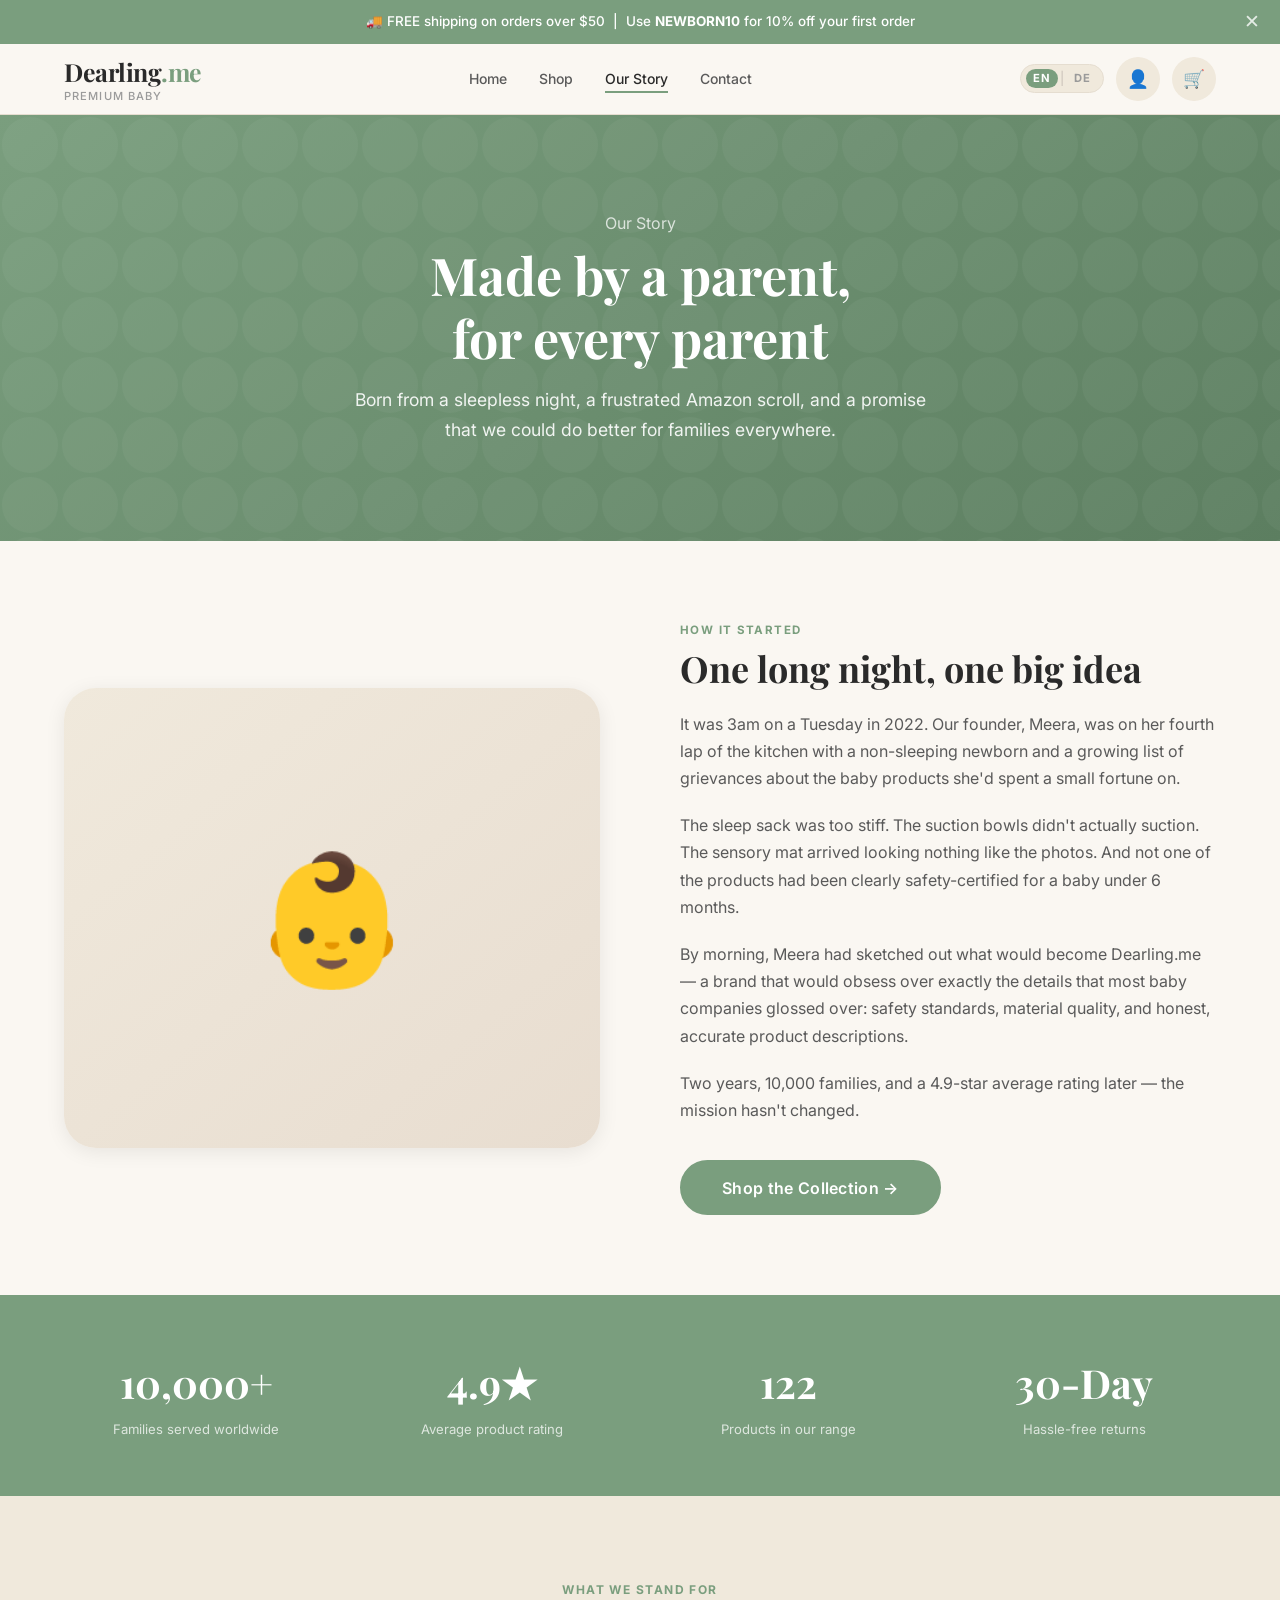
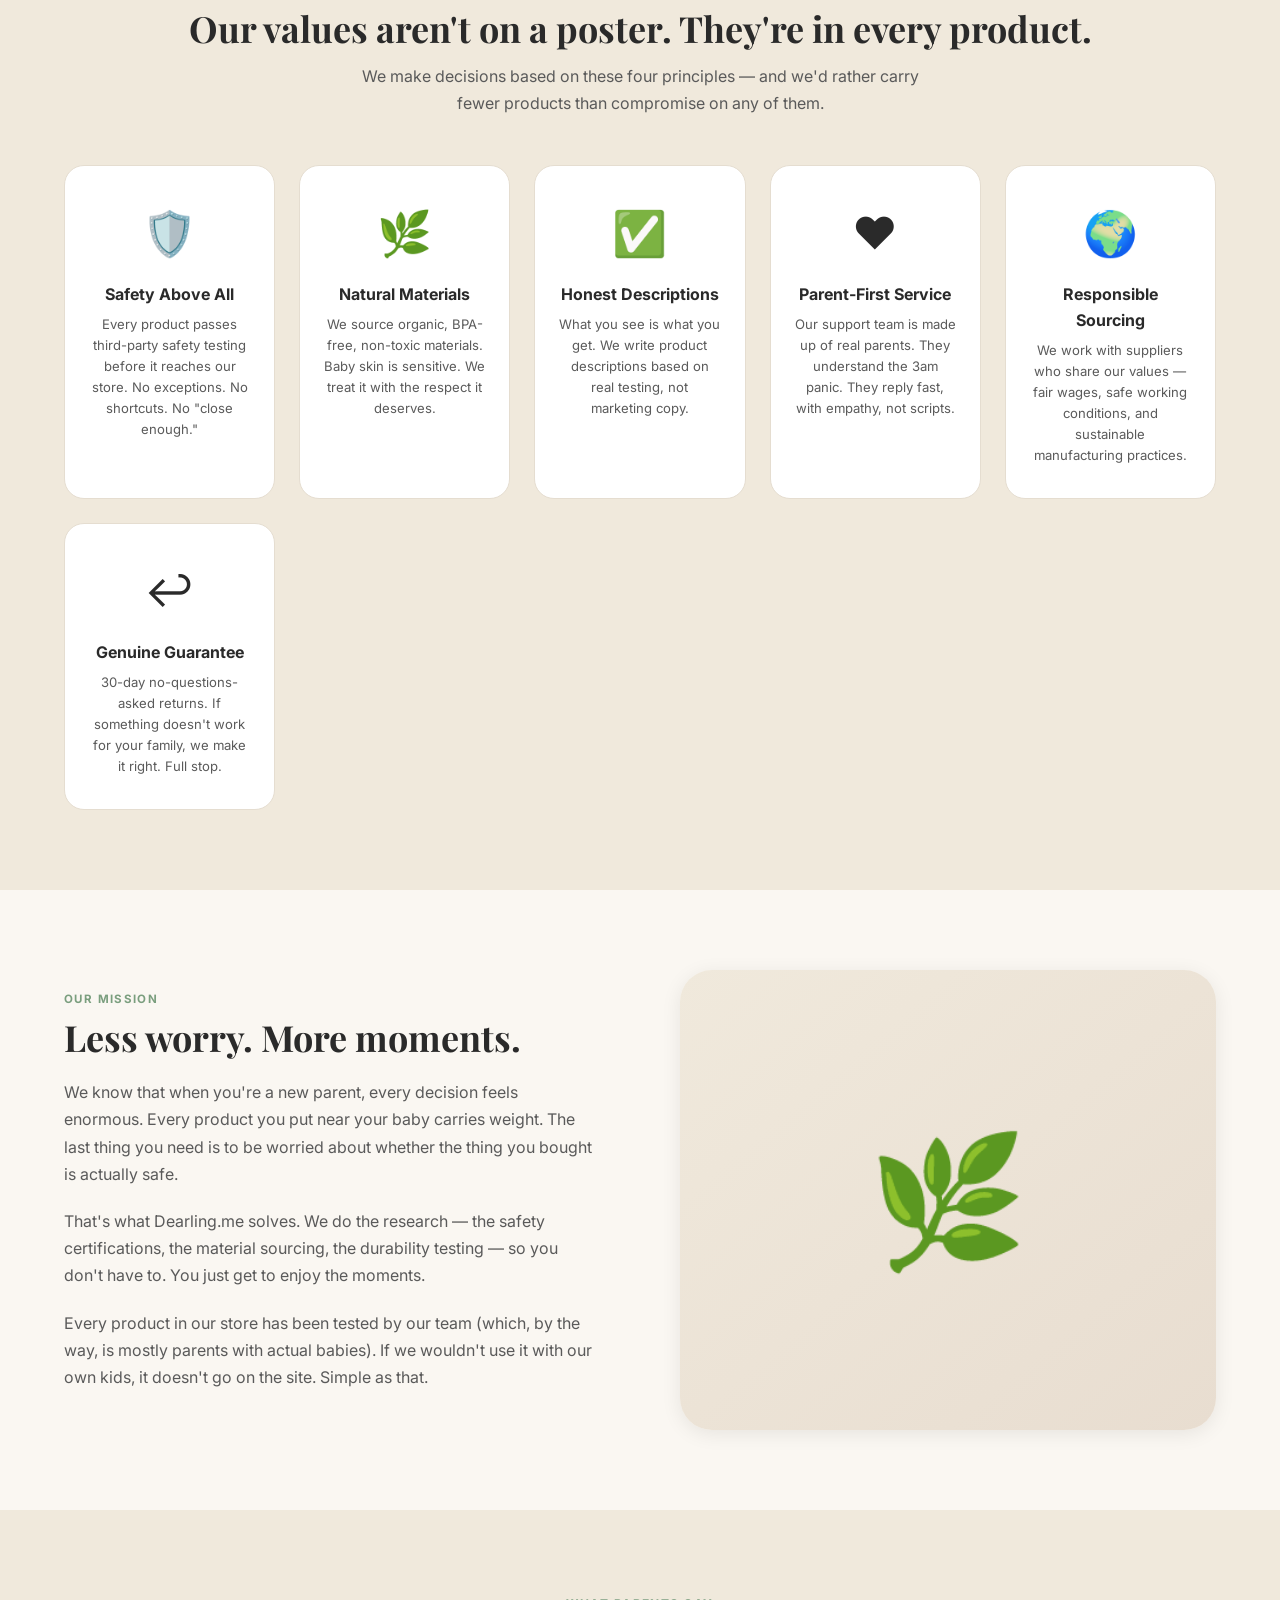
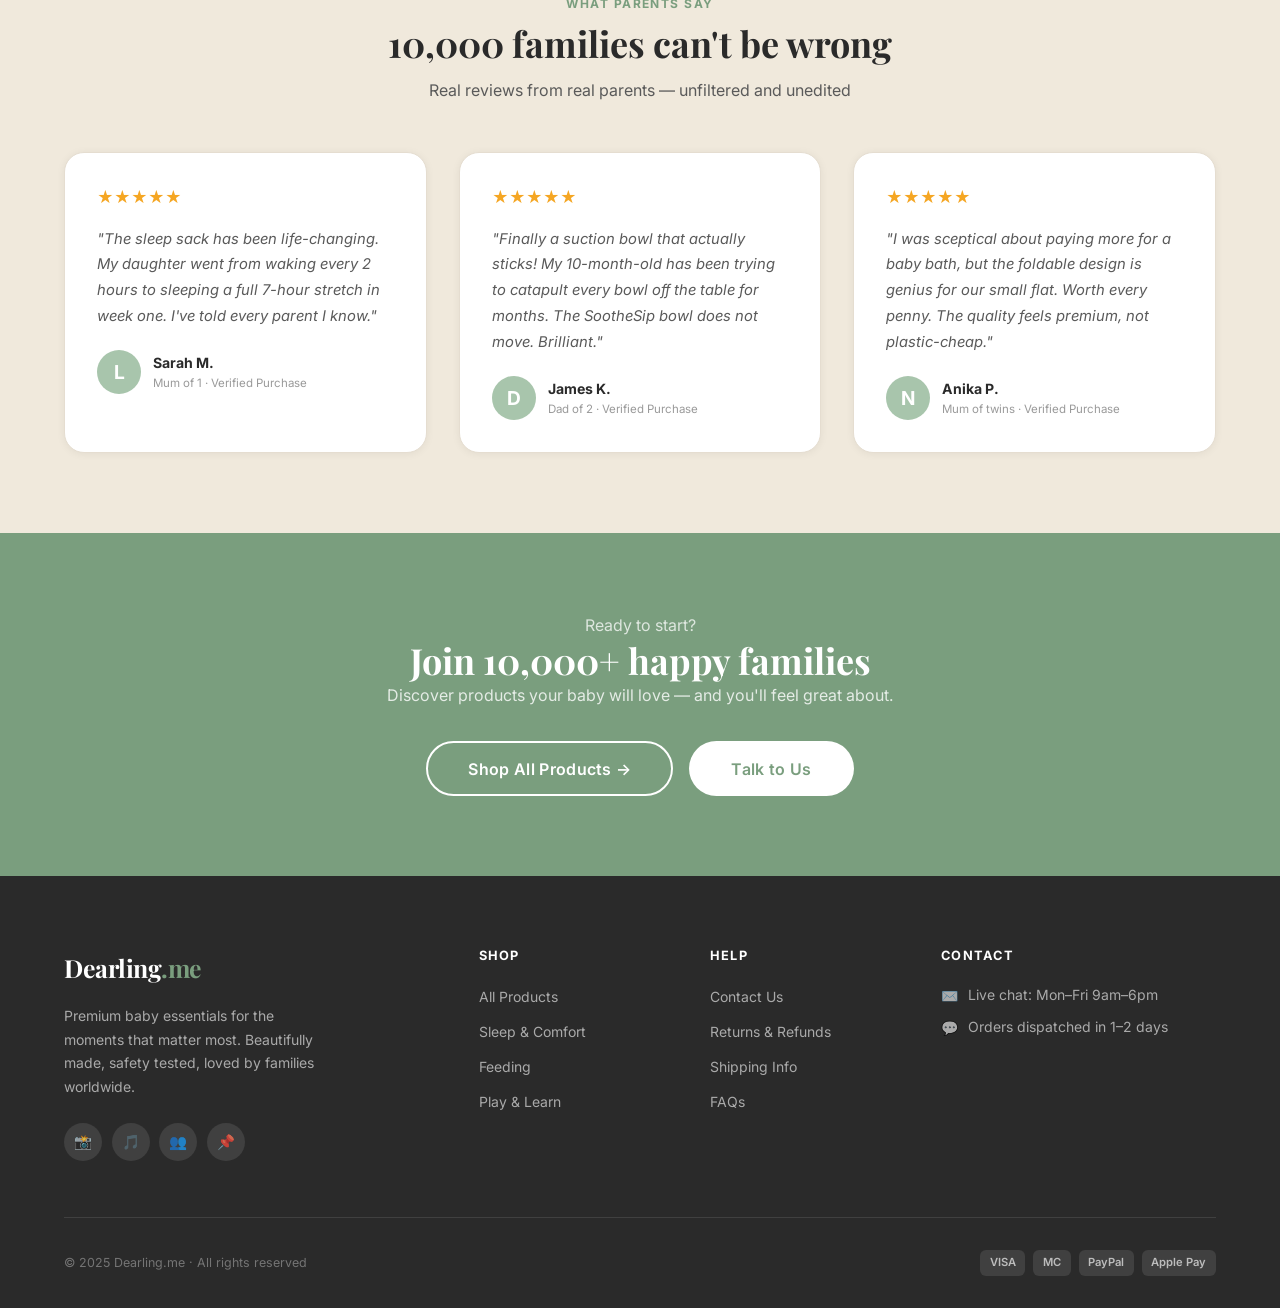
<file: pages/about.html>
<!DOCTYPE html>
<html lang="en">
<head>
  <meta charset="UTF-8">
  <meta name="viewport" content="width=device-width, initial-scale=1.0">
  <title>Our Story — Dearling.me</title>
  <meta name="description" content="Born from a sleepless night and a promise to do better. The story of how Dearling.me came to be.">
  <link rel="preconnect" href="https://fonts.googleapis.com">
  <link rel="preconnect" href="https://fonts.gstatic.com" crossorigin>
  <link href="https://fonts.googleapis.com/css2?family=Inter:wght@400;500;600;700;800&family=Playfair+Display:ital,wght@0,400;0,600;0,700;1,400&display=swap" rel="stylesheet">
  <link rel="stylesheet" href="../css/style.css">
</head>
<body>

  <!-- PROMO BANNER -->
  <div class="promo-banner">
    <span data-i18n="promo">🚚 FREE shipping on orders over $50 &nbsp;|&nbsp;
    Use <strong>NEWBORN10</strong> for 10% off your first order</span>
    <button class="promo-close" aria-label="Close">✕</button>
  </div>

  <!-- HEADER -->
  <header class="header">
    <div class="container">
      <nav class="nav">
        <a href="../index.html" class="logo">Dearling<span>.me</span><small>Premium Baby</small></a>
        <ul class="nav-links">
          <li><a href="../index.html" data-i18n="nav.home">Home</a></li>
          <li><a href="shop.html" data-i18n="nav.shop">Shop</a></li>
          <li><a href="about.html" class="active" data-i18n="nav.about">Our Story</a></li>
          <li><a href="contact.html" data-i18n="nav.contact">Contact</a></li>
        </ul>
        <div class="nav-actions">
          <div class="lang-switcher">
            <button class="lang-btn active" data-lang="en">EN</button>
            <span class="lang-sep">|</span>
            <button class="lang-btn" data-lang="de">DE</button>
          </div>
          <a href="https://your-store.myshopify.com/account" class="account-btn" aria-label="My account" target="_blank">👤</a>
          <a href="cart.html" class="cart-btn" aria-label="Shopping cart">
            🛒 <span class="cart-count"></span>
          </a>
          <button class="hamburger" aria-label="Open menu">
            <span></span><span></span><span></span>
          </button>
        </div>
      </nav>
    </div>
  </header>

  <!-- MOBILE NAV -->
  <div class="mobile-nav" role="dialog">
    <button class="mobile-nav-close">✕</button>
    <ul class="mobile-nav-links">
      <li><a href="../index.html" data-i18n="nav.home">Home</a></li>
      <li><a href="shop.html" data-i18n="nav.shop">Shop</a></li>
      <li><a href="about.html" data-i18n="nav.about">Our Story</a></li>
      <li><a href="contact.html" data-i18n="nav.contact">Contact</a></li>
      <li><a href="https://your-store.myshopify.com/account" data-i18n="nav.account" target="_blank">My Account 👤</a></li>
      <li><a href="cart.html">Cart 🛒</a></li>
    </ul>
  </div>

  <!-- ABOUT HERO -->
  <section class="about-hero">
    <div class="container">
      <span class="eyebrow" style="color:rgba(255,255,255,0.75);" data-i18n="about.eyebrow">Our Story</span>
      <h1 style="color:white; margin-top:0.5rem;" data-i18n="about.h1">Made by a parent,<br>for every parent</h1>
      <p data-i18n="about.sub">Born from a sleepless night, a frustrated Amazon scroll, and a promise that we could do better for families everywhere.</p>
    </div>
  </section>

  <!-- BRAND STORY -->
  <section class="section">
    <div class="container">
      <div class="story-grid">
        <div class="story-img">👶</div>
        <div class="story-content">
          <span class="eyebrow" data-i18n="about.s.eye">How it started</span>
          <h2 data-i18n="about.s.h2">One long night, one big idea</h2>
          <p data-i18n="about.s.p1">It was 3am on a Tuesday in 2022. Our founder, Meera, was on her fourth lap of the kitchen with a non-sleeping newborn and a growing list of grievances about the baby products she'd spent a small fortune on.</p>
          <p data-i18n="about.s.p2">The sleep sack was too stiff. The suction bowls didn't actually suction. The sensory mat arrived looking nothing like the photos. And not one of the products had been clearly safety-certified for a baby under 6 months.</p>
          <p data-i18n="about.s.p3">By morning, Meera had sketched out what would become Dearling.me — a brand that would obsess over exactly the details that most baby companies glossed over: safety standards, material quality, and honest, accurate product descriptions.</p>
          <p data-i18n="about.s.p4">Two years, 10,000 families, and a 4.9-star average rating later — the mission hasn't changed.</p>
          <a href="shop.html" class="btn btn-primary btn-lg" style="margin-top:1rem;" data-i18n="about.s.btn">Shop the Collection →</a>
        </div>
      </div>
    </div>
  </section>

  <!-- STATS -->
  <div class="stats-row">
    <div class="container">
      <div class="stats-inner">
        <div>
          <div class="stat-big-num" data-i18n="about.stat1.num">10,000+</div>
          <div class="stat-big-label" data-i18n="about.stat1.lbl">Families served worldwide</div>
        </div>
        <div>
          <div class="stat-big-num" data-i18n="about.stat2.num">4.9★</div>
          <div class="stat-big-label" data-i18n="about.stat2.lbl">Average product rating</div>
        </div>
        <div>
          <div class="stat-big-num" data-i18n="about.stat3.num">122</div>
          <div class="stat-big-label" data-i18n="about.stat3.lbl">Products in our range</div>
        </div>
        <div>
          <div class="stat-big-num" data-i18n="about.stat4.num">30-Day</div>
          <div class="stat-big-label" data-i18n="about.stat4.lbl">Hassle-free returns</div>
        </div>
      </div>
    </div>
  </div>

  <!-- OUR VALUES -->
  <section class="section why-bg">
    <div class="container">
      <div class="section-header center">
        <span class="eyebrow" data-i18n="about.v.eyebrow">What we stand for</span>
        <h2 data-i18n="about.v.h2">Our values aren't on a poster. They're in every product.</h2>
        <p data-i18n="about.v.sub">We make decisions based on these four principles — and we'd rather carry fewer products than compromise on any of them.</p>
      </div>
      <div class="values-grid">
        <div class="value-card">
          <div class="value-icon">🛡️</div>
          <div class="value-title" data-i18n="about.v1.title">Safety Above All</div>
          <div class="value-desc" data-i18n="about.v1.desc">Every product passes third-party safety testing before it reaches our store. No exceptions. No shortcuts. No "close enough."</div>
        </div>
        <div class="value-card">
          <div class="value-icon">🌿</div>
          <div class="value-title" data-i18n="about.v2.title">Natural Materials</div>
          <div class="value-desc" data-i18n="about.v2.desc">We source organic, BPA-free, non-toxic materials. Baby skin is sensitive. We treat it with the respect it deserves.</div>
        </div>
        <div class="value-card">
          <div class="value-icon">✅</div>
          <div class="value-title" data-i18n="about.v3.title">Honest Descriptions</div>
          <div class="value-desc" data-i18n="about.v3.desc">What you see is what you get. We write product descriptions based on real testing, not marketing copy. No filter-heavy photos.</div>
        </div>
        <div class="value-card">
          <div class="value-icon">❤️</div>
          <div class="value-title" data-i18n="about.v4.title">Parent-First Service</div>
          <div class="value-desc" data-i18n="about.v4.desc">Our support team is made up of real parents. They understand the 3am panic. They reply fast, with empathy, not scripts.</div>
        </div>
        <div class="value-card">
          <div class="value-icon">🌍</div>
          <div class="value-title" data-i18n="about.v5.title">Responsible Sourcing</div>
          <div class="value-desc" data-i18n="about.v5.desc">We work with suppliers who share our values — fair wages, safe working conditions, and sustainable manufacturing practices.</div>
        </div>
        <div class="value-card">
          <div class="value-icon">↩️</div>
          <div class="value-title" data-i18n="about.v6.title">Genuine Guarantee</div>
          <div class="value-desc" data-i18n="about.v6.desc">30-day no-questions-asked returns. If something doesn't work for your family, we make it right. Full stop.</div>
        </div>
      </div>
    </div>
  </section>

  <!-- SECOND STORY BLOCK -->
  <section class="section">
    <div class="container">
      <div class="story-grid" style="direction:rtl;">
        <div class="story-img" style="direction:ltr;">🌿</div>
        <div class="story-content" style="direction:ltr;">
          <span class="eyebrow" data-i18n="about.m.eye">Our mission</span>
          <h2 data-i18n="about.m.h2">Less worry. More moments.</h2>
          <p data-i18n="about.m.p1">We know that when you're a new parent, every decision feels enormous. Every product you put near your baby carries weight. The last thing you need is to be worried about whether the thing you bought is actually safe.</p>
          <p data-i18n="about.m.p2">That's what Dearling.me solves. We do the research — the safety certifications, the material sourcing, the durability testing — so you don't have to. You just get to enjoy the moments.</p>
          <p data-i18n="about.m.p3">Every product in our store has been tested by our team (which, by the way, is mostly parents with actual babies). If we wouldn't use it with our own kids, it doesn't go on the site. Simple as that.</p>
        </div>
      </div>
    </div>
  </section>

  <!-- TESTIMONIALS STRIP -->
  <section class="section why-bg">
    <div class="container">
      <div class="section-header center">
        <span class="eyebrow" data-i18n="test.eyebrow">Parent Stories</span>
        <h2 data-i18n="test.h2">Real families, real results</h2>
        <p data-i18n="test.sub"></p>
      </div>
      <div class="grid-3">
        <div class="testimonial-card">
          <div class="test-rating">★★★★★</div>
          <p class="test-text" data-i18n="test.1.text">"I've bought from so many baby brands. None of them come close to the quality of Dearling.me. You can feel the difference in the materials — it's genuinely premium."</p>
          <div class="test-author">
            <div class="author-av">L</div>
            <div><div class="author-name" data-i18n="test.1.name">Lena F.</div><div class="author-meta" data-i18n="test.1.meta">Mum of 2 · Verified Purchase</div></div>
          </div>
        </div>
        <div class="testimonial-card">
          <div class="test-rating">★★★★★</div>
          <p class="test-text" data-i18n="test.2.text">"The customer service alone is worth 5 stars. I messaged at 11pm about a sizing question and had a detailed, helpful reply by midnight. These people actually care."</p>
          <div class="test-author">
            <div class="author-av">D</div>
            <div><div class="author-name" data-i18n="test.2.name">Daniel H.</div><div class="author-meta" data-i18n="test.2.meta">Dad of 1 · Verified Purchase</div></div>
          </div>
        </div>
        <div class="testimonial-card">
          <div class="test-rating">★★★★★</div>
          <p class="test-text" data-i18n="test.3.text">"As a paediatric nurse, I'm really picky about what I recommend to parents. Dearling.me is the only baby brand I actively tell families about. The safety standards are genuine."</p>
          <div class="test-author">
            <div class="author-av">N</div>
            <div><div class="author-name" data-i18n="test.3.name">Nurse Natasha B.</div><div class="author-meta" data-i18n="test.3.meta">Paediatric Nurse · Verified Purchase</div></div>
          </div>
        </div>
      </div>
    </div>
  </section>

  <!-- CTA BANNER -->
  <section class="section newsletter text-center">
    <div class="container">
      <span class="eyebrow" data-i18n="about.cta.eye">Ready to start?</span>
      <h2 data-i18n="about.cta.h2">Join 10,000+ happy families</h2>
      <p style="color:rgba(255,255,255,0.8);" data-i18n="about.cta.sub">Discover products your baby will love — and you'll feel great about.</p>
      <div style="display:flex; gap:1rem; justify-content:center; margin-top:2rem; flex-wrap:wrap;">
        <a href="shop.html" class="btn btn-outline-white btn-lg" data-i18n="about.cta.btn1">Shop All Products →</a>
        <a href="contact.html" class="btn btn-lg" style="background:white; color:var(--sage);" data-i18n="about.cta.btn2">Talk to Us</a>
      </div>
    </div>
  </section>

  <!-- FOOTER -->
  <footer class="footer">
    <div class="container">
      <div class="footer-grid">
        <div class="footer-brand">
          <div class="logo">Dearling<span>.me</span></div>
          <p data-i18n="footer.tagline">Premium baby essentials for the moments that matter most.</p>
          <div class="footer-socials">
            <a href="#" class="social-btn">📸</a><a href="#" class="social-btn">🎵</a>
            <a href="#" class="social-btn">👥</a><a href="#" class="social-btn">📌</a>
          </div>
        </div>
        <div class="footer-col">
          <h4 data-i18n="footer.shop">Shop</h4>
          <ul class="footer-links">
            <li><a href="shop.html" data-i18n="footer.all">All Products</a></li>
            <li><a href="shop.html?cat=sleep" data-i18n="cat.sleep">Sleep &amp; Comfort</a></li>
            <li><a href="shop.html?cat=feed" data-i18n="cat.feed">Feeding</a></li>
            <li><a href="shop.html?cat=play" data-i18n="cat.play">Play &amp; Learn</a></li>
          </ul>
        </div>
        <div class="footer-col">
          <h4 data-i18n="footer.help">Help</h4>
          <ul class="footer-links">
            <li><a href="contact.html" data-i18n="footer.contactus">Contact Us</a></li>
            <li><a href="#" data-i18n="footer.returns">Returns &amp; Refunds</a></li>
            <li><a href="#" data-i18n="footer.shipping">Shipping Info</a></li>
            <li><a href="#" data-i18n="footer.faq">FAQs</a></li>
          </ul>
        </div>
        <div class="footer-col">
          <h4 data-i18n="footer.contact">Contact</h4>
          <div class="footer-contact-item"><span>✉️</span><span data-i18n="footer.chat">info@dearlingme.com</span></div>
          <div class="footer-contact-item"><span>💬</span><span data-i18n="footer.dispatch">Live chat: Mon–Fri 9am–6pm</span></div>
        </div>
      </div>
      <div class="footer-bottom">
        <p data-i18n="footer.copy">© 2025 Dearling.me · All rights reserved</p>
        <div class="payment-icons">
          <span class="pay-icon">VISA</span><span class="pay-icon">MC</span>
          <span class="pay-icon">PayPal</span><span class="pay-icon">Apple Pay</span>
        </div>
      </div>
    </div>
  </footer>

  <script src="../js/main.js"></script>
  <script src="../js/i18n.js"></script>
</body>
</html>
</file>
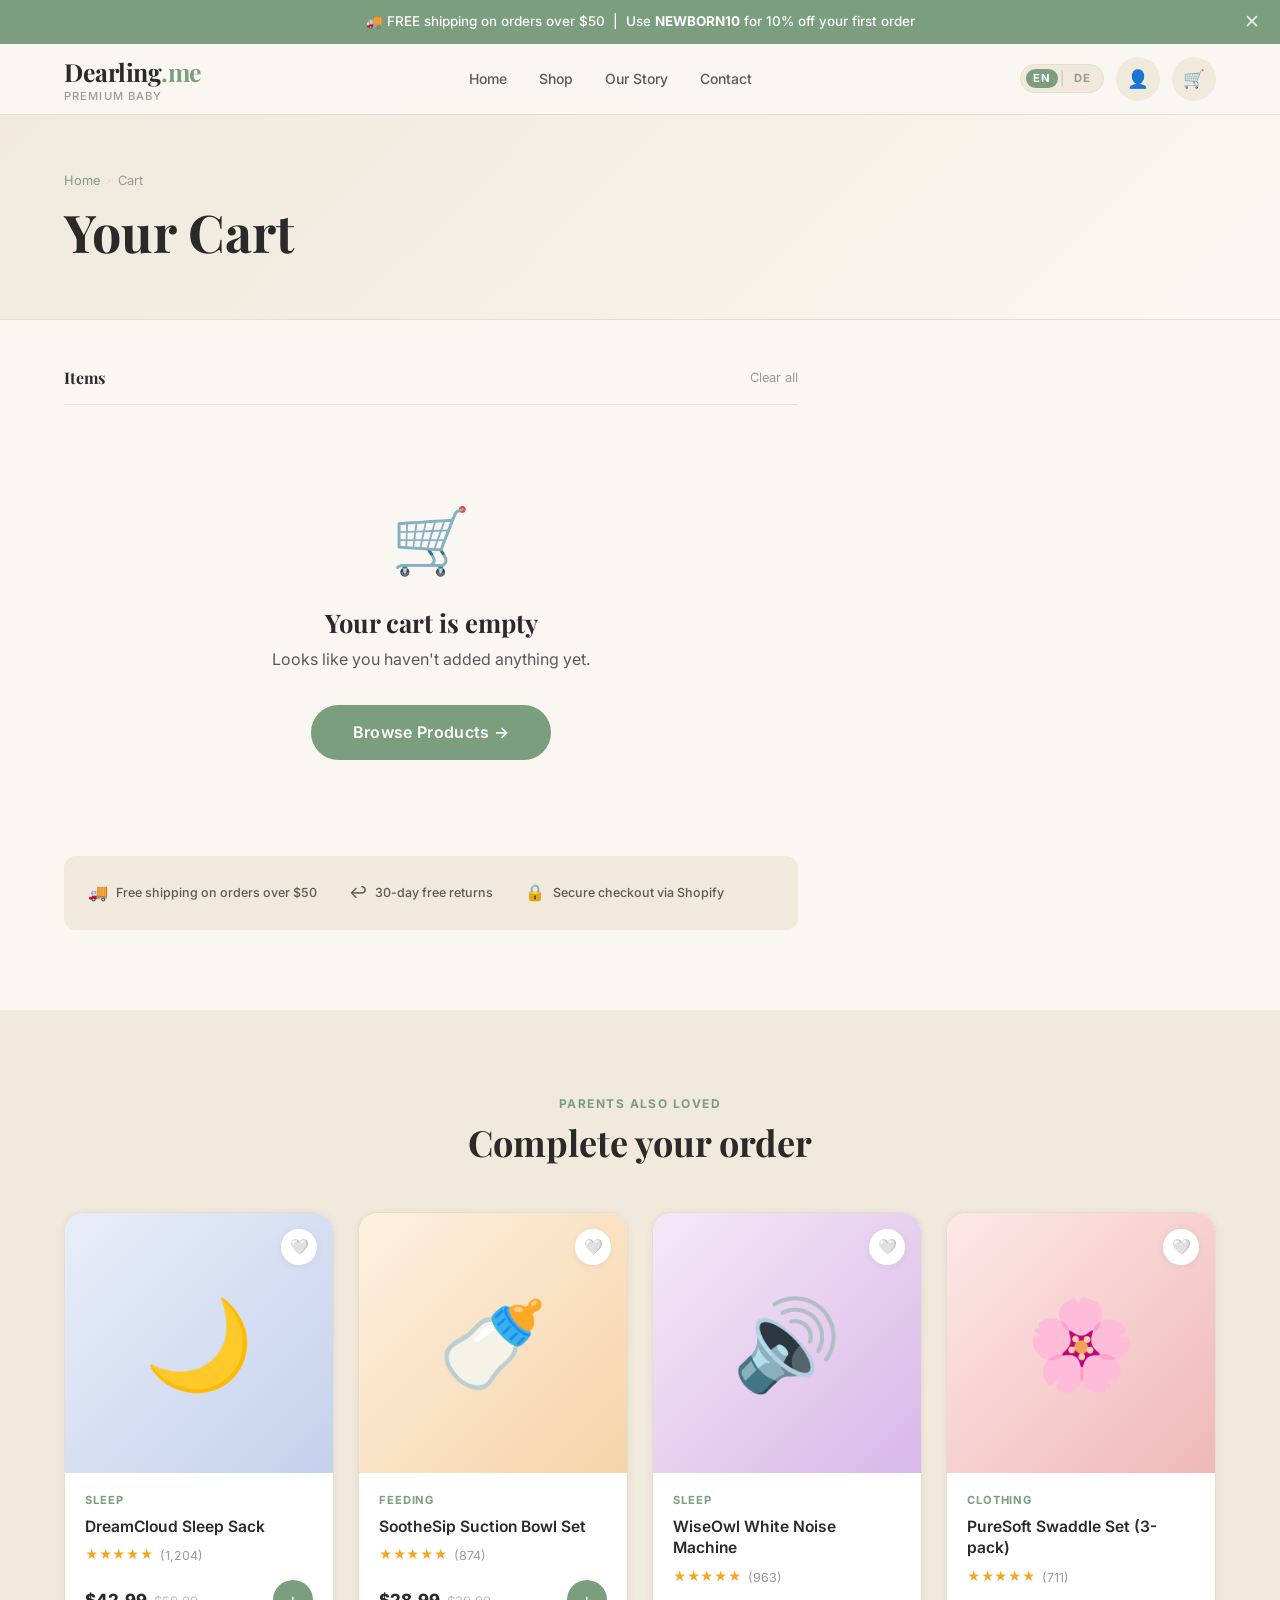
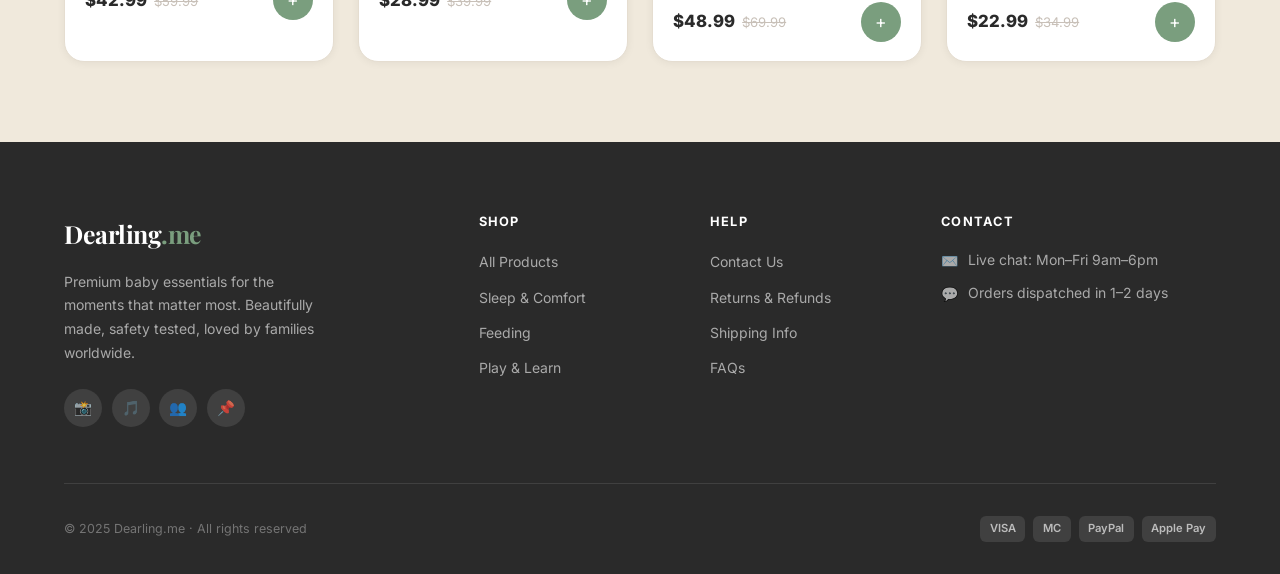
<file: pages/cart.html>
<!DOCTYPE html>
<html lang="en">
<head>
  <meta charset="UTF-8">
  <meta name="viewport" content="width=device-width, initial-scale=1.0">
  <title>Your Cart — Dearling.me</title>
  <meta name="description" content="Review your cart and proceed to secure checkout.">
  <link rel="preconnect" href="https://fonts.googleapis.com">
  <link rel="preconnect" href="https://fonts.gstatic.com" crossorigin>
  <link href="https://fonts.googleapis.com/css2?family=Inter:wght@400;500;600;700;800&family=Playfair+Display:ital,wght@0,400;0,600;0,700;1,400&display=swap" rel="stylesheet">
  <link rel="stylesheet" href="../css/style.css">
</head>
<body>

  <!-- PROMO BANNER -->
  <div class="promo-banner">
    <span data-i18n="promo">🚚 FREE shipping on orders over $50 &nbsp;|&nbsp;
    Use <strong>NEWBORN10</strong> for 10% off your first order</span>
    <button class="promo-close" aria-label="Close">✕</button>
  </div>

  <!-- HEADER -->
  <header class="header">
    <div class="container">
      <nav class="nav">
        <a href="../index.html" class="logo">Dearling<span>.me</span><small>Premium Baby</small></a>
        <ul class="nav-links">
          <li><a href="../index.html" data-i18n="nav.home">Home</a></li>
          <li><a href="shop.html" data-i18n="nav.shop">Shop</a></li>
          <li><a href="about.html" data-i18n="nav.about">Our Story</a></li>
          <li><a href="contact.html" data-i18n="nav.contact">Contact</a></li>
        </ul>
        <div class="nav-actions">
          <div class="lang-switcher">
            <button class="lang-btn active" data-lang="en">EN</button>
            <span class="lang-sep">|</span>
            <button class="lang-btn" data-lang="de">DE</button>
          </div>
          <a href="https://your-store.myshopify.com/account" class="account-btn" aria-label="My account" target="_blank">👤</a>
          <a href="cart.html" class="cart-btn" aria-label="Shopping cart">
            🛒 <span class="cart-count"></span>
          </a>
          <button class="hamburger" aria-label="Open menu">
            <span></span><span></span><span></span>
          </button>
        </div>
      </nav>
    </div>
  </header>

  <!-- MOBILE NAV -->
  <div class="mobile-nav" role="dialog">
    <button class="mobile-nav-close">✕</button>
    <ul class="mobile-nav-links">
      <li><a href="../index.html" data-i18n="nav.home">Home</a></li>
      <li><a href="shop.html" data-i18n="nav.shop">Shop</a></li>
      <li><a href="about.html" data-i18n="nav.about">Our Story</a></li>
      <li><a href="contact.html" data-i18n="nav.contact">Contact</a></li>
      <li><a href="https://your-store.myshopify.com/account" data-i18n="nav.account" target="_blank">My Account 👤</a></li>
      <li><a href="cart.html">Cart 🛒</a></li>
    </ul>
  </div>

  <!-- PAGE HEADER -->
  <div class="page-header">
    <div class="container">
      <div class="breadcrumb">
        <a href="../index.html">Home</a>
        <span class="breadcrumb-sep">›</span>
        <span>Cart</span>
      </div>
      <h1 data-i18n="cart.h1">Your Cart</h1>
    </div>
  </div>

  <!-- CART LAYOUT -->
  <div class="container">
    <div class="cart-layout">

      <!-- ITEMS COLUMN -->
      <div>
        <div class="cart-items-header">
          <h3 data-i18n="cart.items">Items</h3>
          <button class="clear-cart-btn" data-i18n="cart.clear" onclick="if(confirm('Remove all items?')){localStorage.removeItem('dearlingme_cart'); location.reload();}">Clear all</button>
        </div>

        <!-- Cart items rendered by JS -->
        <div class="cart-items-list" id="cartItemsList"></div>

        <!-- Empty state (shown when cart is empty) -->
        <div class="cart-empty" style="display:none;" id="cartEmpty">
          <div class="cart-empty-icon">🛒</div>
          <h3 data-i18n="cart.e.title">Your cart is empty</h3>
          <p style="margin-bottom:2rem;" data-i18n="cart.e.sub">Looks like you haven't added anything yet.</p>
          <a href="shop.html" class="btn btn-primary btn-lg" data-i18n="cart.e.btn">Browse Products →</a>
        </div>

        <!-- Trust row below items -->
        <div style="margin-top:2rem; padding:1.5rem; background:var(--cream-dark); border-radius:var(--radius); display:flex; gap:2rem; flex-wrap:wrap;">
          <div class="trust-item-sm" style="color:var(--medium)"><span>🚚</span><span data-i18n="cart.tr.ship">Free shipping on orders over $50</span></div>
          <div class="trust-item-sm" style="color:var(--medium)"><span>↩️</span><span data-i18n="cart.tr.ret">30-day free returns</span></div>
          <div class="trust-item-sm" style="color:var(--medium)"><span>🔒</span><span data-i18n="cart.tr.sec">Secure checkout via Shopify</span></div>
        </div>
      </div>

      <!-- SUMMARY COLUMN -->
      <div class="cart-summary" id="cartSummary">
        <h3 data-i18n="cart.sum.title">Order Summary</h3>

        <div class="sum-row">
          <span data-i18n="cart.subtotal">Subtotal</span>
          <span class="sum-subtotal">$0.00</span>
        </div>
        <div class="sum-row">
          <span data-i18n="cart.shipping">Shipping</span>
          <span class="sum-shipping">$5.99</span>
        </div>
        <div class="sum-row">
          <span style="font-size:0.78rem; color:var(--light);" data-i18n="cart.free.note">Add $50+ for free shipping</span>
          <span></span>
        </div>

        <!-- Coupon -->
        <div class="coupon-wrap">
          <input type="text" class="coupon-input" data-i18n-ph="cart.coup.ph" placeholder="Coupon code (e.g. NEWBORN10)">
          <button class="coupon-btn" data-i18n="cart.coup.btn">Apply</button>
        </div>

        <div class="sum-row total">
          <span><strong data-i18n="cart.total">Total</strong></span>
          <span class="sum-total">$0.00</span>
        </div>

        <!-- Checkout Button -->
        <div style="margin-top:1.25rem; display:flex; flex-direction:column; gap:0.75rem;">
          <a href="#" class="btn btn-primary btn-lg btn-full" data-i18n="cart.checkout" onclick="alert('This button connects to your Shopify checkout. Add your Shopify Buy Button embed code here.')">
            🔒 Proceed to Checkout
          </a>
          <a href="shop.html" class="btn btn-secondary btn-full" data-i18n="cart.continue">← Continue Shopping</a>
        </div>

        <!-- Payment icons -->
        <div style="text-align:center; margin-top:1.25rem;">
          <p style="font-size:0.72rem; color:var(--light); margin-bottom:0.5rem;" data-i18n="cart.sec.note">Secure payment via Shopify</p>
          <div class="payment-icons" style="justify-content:center;">
            <span class="pay-icon" style="background:var(--cream-dark); color:var(--medium);">VISA</span>
            <span class="pay-icon" style="background:var(--cream-dark); color:var(--medium);">MC</span>
            <span class="pay-icon" style="background:var(--cream-dark); color:var(--medium);">AMEX</span>
            <span class="pay-icon" style="background:var(--cream-dark); color:var(--medium);">PayPal</span>
            <span class="pay-icon" style="background:var(--cream-dark); color:var(--medium);">Apple</span>
          </div>
        </div>
      </div>
    </div>
  </div>

  <!-- UPSELL — You might also like -->
  <section class="section why-bg" style="margin-top:2rem;" id="upsellSection">
    <div class="container">
      <div class="section-header center">
        <span class="eyebrow" data-i18n="cart.up.eye">Parents also loved</span>
        <h2 data-i18n="cart.up.h2">Complete your order</h2>
      </div>
      <div class="grid-4">
        <div class="product-card">
          <div class="product-card-img" style="background:linear-gradient(135deg,#E8EDF8,#C5D1ED);">🌙<button class="product-card-wish">🤍</button></div>
          <div class="product-card-body">
            <div class="card-category" data-i18n="card.cat.sleep">Sleep</div>
            <a href="product.html"><div class="card-name">DreamCloud Sleep Sack</div></a>
            <div class="card-rating"><span class="stars">★★★★★</span><span class="rating-count">(1,204)</span></div>
            <div class="product-card-footer">
              <div class="card-price"><span class="price-now">$42.99</span><span class="price-was">$59.99</span></div>
              <button class="add-cart-btn" data-add-cart="dream-sleep-sack" data-name="DreamCloud Sleep Sack" data-price="42.99" data-emoji="🌙">+</button>
            </div>
          </div>
        </div>
        <div class="product-card">
          <div class="product-card-img" style="background:linear-gradient(135deg,#FEF0E0,#F5D4A8);">🍼<button class="product-card-wish">🤍</button></div>
          <div class="product-card-body">
            <div class="card-category" data-i18n="card.cat.feed">Feeding</div>
            <a href="product.html"><div class="card-name">SootheSip Suction Bowl Set</div></a>
            <div class="card-rating"><span class="stars">★★★★★</span><span class="rating-count">(874)</span></div>
            <div class="product-card-footer">
              <div class="card-price"><span class="price-now">$28.99</span><span class="price-was">$39.99</span></div>
              <button class="add-cart-btn" data-add-cart="soothe-sip-bowl" data-name="SootheSip Suction Bowl Set" data-price="28.99" data-emoji="🍼">+</button>
            </div>
          </div>
        </div>
        <div class="product-card">
          <div class="product-card-img" style="background:linear-gradient(135deg,#F5E8F8,#D9B8E8);">🔊<button class="product-card-wish">🤍</button></div>
          <div class="product-card-body">
            <div class="card-category" data-i18n="card.cat.sleep">Sleep</div>
            <a href="product.html"><div class="card-name">WiseOwl White Noise Machine</div></a>
            <div class="card-rating"><span class="stars">★★★★★</span><span class="rating-count">(963)</span></div>
            <div class="product-card-footer">
              <div class="card-price"><span class="price-now">$48.99</span><span class="price-was">$69.99</span></div>
              <button class="add-cart-btn" data-add-cart="wiseowl-noise" data-name="WiseOwl White Noise Machine" data-price="48.99" data-emoji="🔊">+</button>
            </div>
          </div>
        </div>
        <div class="product-card">
          <div class="product-card-img" style="background:linear-gradient(135deg,#FDE8E8,#F0B8B8);">🌸<button class="product-card-wish">🤍</button></div>
          <div class="product-card-body">
            <div class="card-category" data-i18n="card.cat.wear">Clothing</div>
            <a href="product.html"><div class="card-name">PureSoft Swaddle Set (3-pack)</div></a>
            <div class="card-rating"><span class="stars">★★★★★</span><span class="rating-count">(711)</span></div>
            <div class="product-card-footer">
              <div class="card-price"><span class="price-now">$22.99</span><span class="price-was">$34.99</span></div>
              <button class="add-cart-btn" data-add-cart="puresoft-swaddle" data-name="PureSoft Swaddle Set" data-price="22.99" data-emoji="🌸">+</button>
            </div>
          </div>
        </div>
      </div>
    </div>
  </section>

  <!-- FOOTER -->
  <footer class="footer">
    <div class="container">
      <div class="footer-grid">
        <div class="footer-brand">
          <div class="logo">Dearling<span>.me</span></div>
          <p data-i18n="footer.tagline">Premium baby essentials for the moments that matter most.</p>
          <div class="footer-socials">
            <a href="#" class="social-btn">📸</a><a href="#" class="social-btn">🎵</a>
            <a href="#" class="social-btn">👥</a><a href="#" class="social-btn">📌</a>
          </div>
        </div>
        <div class="footer-col">
          <h4 data-i18n="footer.shop">Shop</h4>
          <ul class="footer-links">
            <li><a href="shop.html" data-i18n="footer.all">All Products</a></li>
            <li><a href="shop.html?cat=sleep" data-i18n="cat.sleep">Sleep &amp; Comfort</a></li>
            <li><a href="shop.html?cat=feed" data-i18n="cat.feed">Feeding</a></li>
            <li><a href="shop.html?cat=play" data-i18n="cat.play">Play &amp; Learn</a></li>
          </ul>
        </div>
        <div class="footer-col">
          <h4 data-i18n="footer.help">Help</h4>
          <ul class="footer-links">
            <li><a href="contact.html" data-i18n="footer.contactus">Contact Us</a></li>
            <li><a href="#" data-i18n="footer.returns">Returns &amp; Refunds</a></li>
            <li><a href="#" data-i18n="footer.shipping">Shipping Info</a></li>
            <li><a href="#" data-i18n="footer.faq">FAQs</a></li>
          </ul>
        </div>
        <div class="footer-col">
          <h4 data-i18n="footer.contact">Contact</h4>
          <div class="footer-contact-item"><span>✉️</span><span data-i18n="footer.chat">info@dearlingme.com</span></div>
          <div class="footer-contact-item"><span>💬</span><span data-i18n="footer.dispatch">Live chat: Mon–Fri 9am–6pm</span></div>
        </div>
      </div>
      <div class="footer-bottom">
        <p data-i18n="footer.copy">© 2025 Dearling.me · All rights reserved</p>
        <div class="payment-icons">
          <span class="pay-icon">VISA</span><span class="pay-icon">MC</span>
          <span class="pay-icon">PayPal</span><span class="pay-icon">Apple Pay</span>
        </div>
      </div>
    </div>
  </footer>

  <script src="../js/main.js"></script>
  <script>
    // Show empty/filled states on load
    document.addEventListener('DOMContentLoaded', () => {
      const empty   = document.getElementById('cartEmpty');
      const summary = document.getElementById('cartSummary');
      const list    = document.getElementById('cartItemsList');
      if (!list) return;
      // renderCart() is already called in main.js — just sync visibility
      const checkEmpty = () => {
        const count = typeof getCartCount === 'function' ? getCartCount() : 0;
        if (empty)   empty.style.display   = count === 0 ? 'block' : 'none';
        if (summary) summary.style.display = count === 0 ? 'none'  : '';
      };
      setTimeout(checkEmpty, 50); // slight delay to let main.js run
    });
  </script>
  <script src="../js/i18n.js"></script>
</body>
</html>
</file>
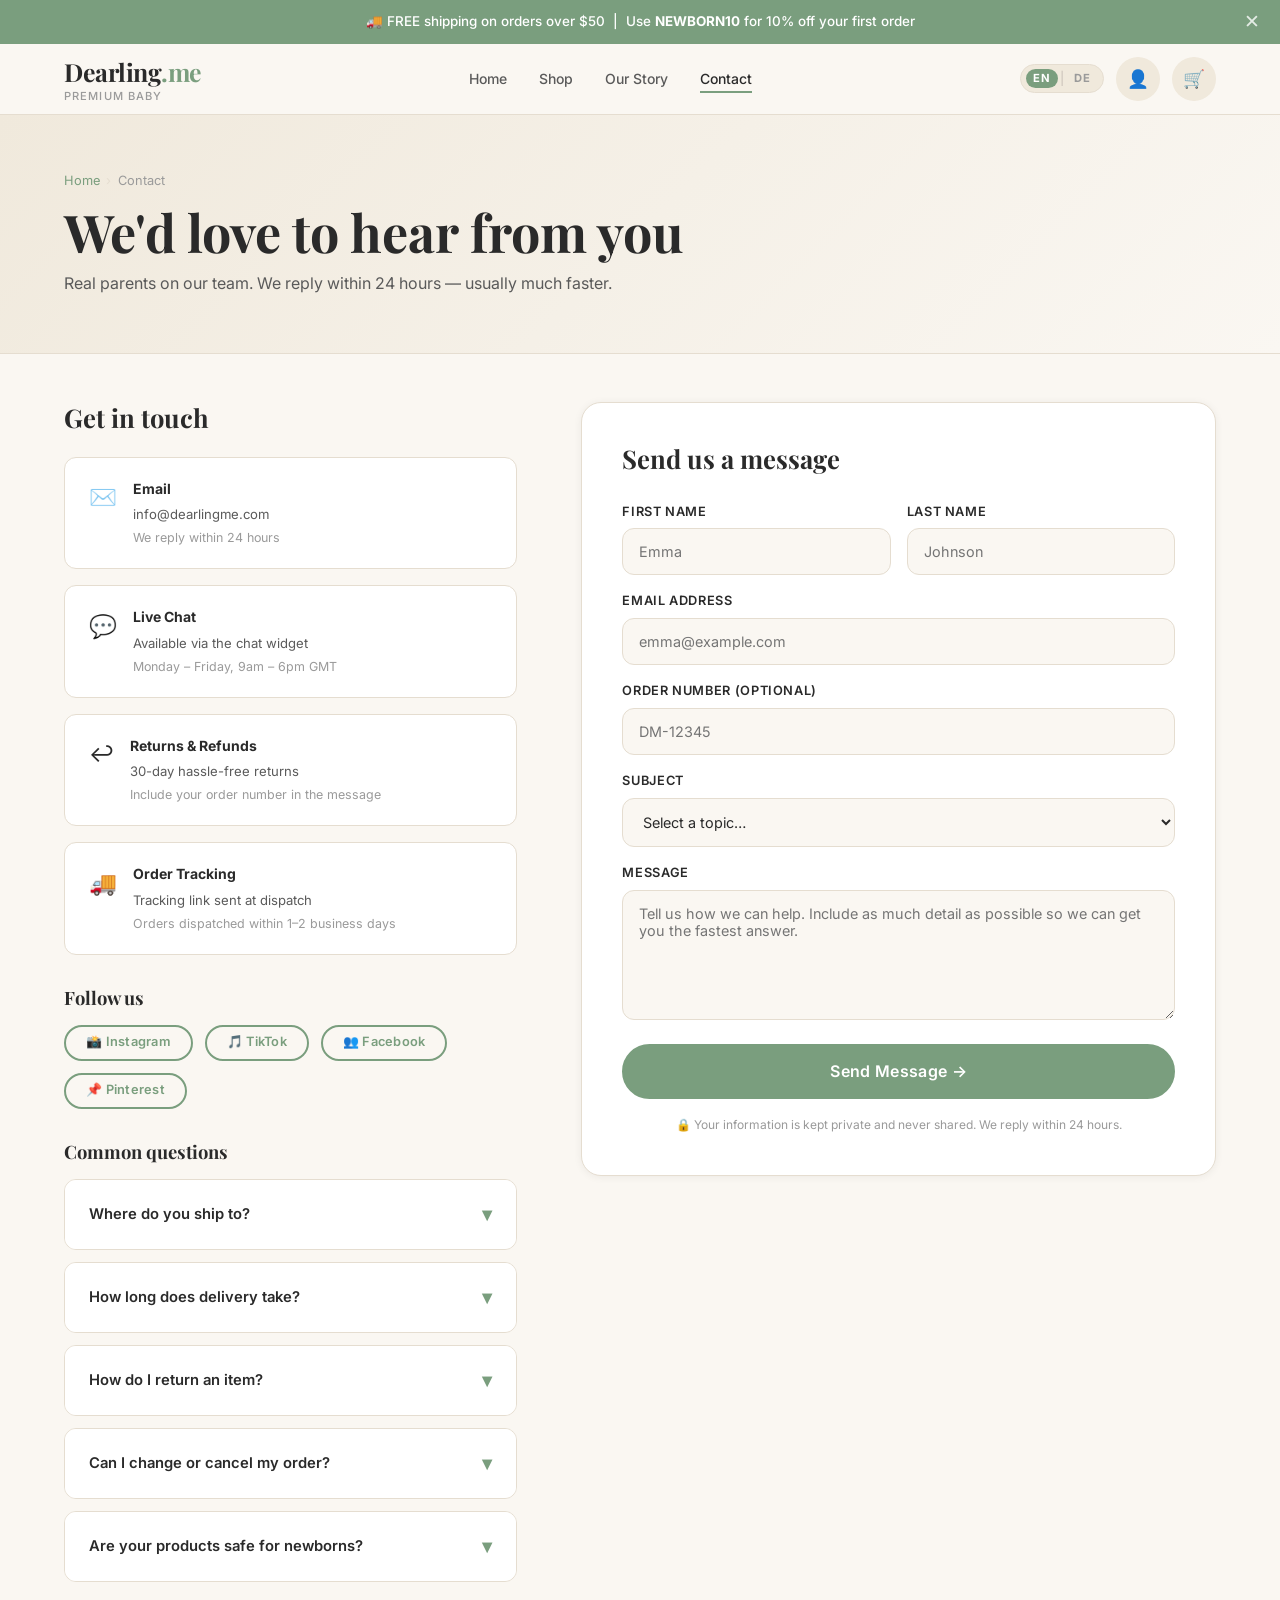
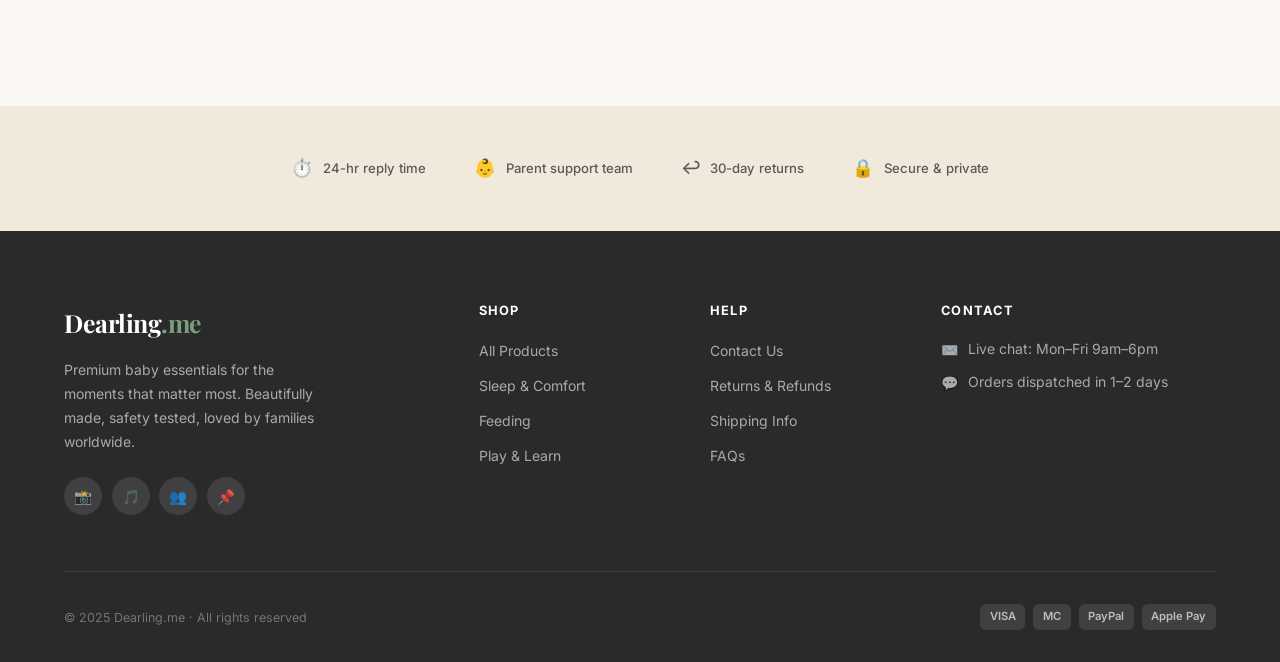
<file: pages/contact.html>
<!DOCTYPE html>
<html lang="en">
<head>
  <meta charset="UTF-8">
  <meta name="viewport" content="width=device-width, initial-scale=1.0">
  <title>Contact Us — Dearling.me</title>
  <meta name="description" content="Get in touch with the Dearling.me team. We're real parents and we reply fast.">
  <link rel="preconnect" href="https://fonts.googleapis.com">
  <link rel="preconnect" href="https://fonts.gstatic.com" crossorigin>
  <link href="https://fonts.googleapis.com/css2?family=Inter:wght@400;500;600;700;800&family=Playfair+Display:ital,wght@0,400;0,600;0,700;1,400&display=swap" rel="stylesheet">
  <link rel="stylesheet" href="../css/style.css">
</head>
<body>

  <!-- PROMO BANNER -->
  <div class="promo-banner">
    <span data-i18n="promo">🚚 FREE shipping on orders over $50 &nbsp;|&nbsp;
    Use <strong>NEWBORN10</strong> for 10% off your first order</span>
    <button class="promo-close" aria-label="Close">✕</button>
  </div>

  <!-- HEADER -->
  <header class="header">
    <div class="container">
      <nav class="nav">
        <a href="../index.html" class="logo">Dearling<span>.me</span><small>Premium Baby</small></a>
        <ul class="nav-links">
          <li><a href="../index.html" data-i18n="nav.home">Home</a></li>
          <li><a href="shop.html" data-i18n="nav.shop">Shop</a></li>
          <li><a href="about.html" data-i18n="nav.about">Our Story</a></li>
          <li><a href="contact.html" class="active" data-i18n="nav.contact">Contact</a></li>
        </ul>
        <div class="nav-actions">
          <div class="lang-switcher">
            <button class="lang-btn active" data-lang="en">EN</button>
            <span class="lang-sep">|</span>
            <button class="lang-btn" data-lang="de">DE</button>
          </div>
          <a href="https://your-store.myshopify.com/account" class="account-btn" aria-label="My account" target="_blank">👤</a>
          <a href="cart.html" class="cart-btn" aria-label="Shopping cart">
            🛒 <span class="cart-count"></span>
          </a>
          <button class="hamburger" aria-label="Open menu">
            <span></span><span></span><span></span>
          </button>
        </div>
      </nav>
    </div>
  </header>

  <!-- MOBILE NAV -->
  <div class="mobile-nav" role="dialog">
    <button class="mobile-nav-close">✕</button>
    <ul class="mobile-nav-links">
      <li><a href="../index.html" data-i18n="nav.home">Home</a></li>
      <li><a href="shop.html" data-i18n="nav.shop">Shop</a></li>
      <li><a href="about.html" data-i18n="nav.about">Our Story</a></li>
      <li><a href="contact.html" data-i18n="nav.contact">Contact</a></li>
      <li><a href="https://your-store.myshopify.com/account" data-i18n="nav.account" target="_blank">My Account 👤</a></li>
      <li><a href="cart.html">Cart 🛒</a></li>
    </ul>
  </div>

  <!-- PAGE HEADER -->
  <div class="page-header">
    <div class="container">
      <div class="breadcrumb">
        <a href="../index.html">Home</a>
        <span class="breadcrumb-sep">›</span>
        <span>Contact</span>
      </div>
      <h1 data-i18n="con.h1">We'd love to hear from you</h1>
      <p style="color:var(--medium); margin-top:0.4rem;" data-i18n="con.sub">Real parents on our team. We reply within 24 hours — usually much faster.</p>
    </div>
  </div>

  <!-- CONTACT LAYOUT -->
  <div class="container">
    <div class="contact-layout">

      <!-- LEFT: Info -->
      <div>
        <h3 style="margin-bottom:1.5rem;" data-i18n="con.g.title">Get in touch</h3>

        <div class="contact-cards">
          <div class="contact-card">
            <div class="cc-icon">✉️</div>
            <div>
              <div class="cc-title" data-i18n="con.email.t">Email</div>
              <div class="cc-val" data-i18n="con.email.v">info@dearlingme.com</div>
              <div class="cc-val" style="margin-top:0.2rem; color:var(--light); font-size:0.78rem;" data-i18n="con.email.n">We reply within 24 hours</div>
            </div>
          </div>
          <div class="contact-card">
            <div class="cc-icon">💬</div>
            <div>
              <div class="cc-title" data-i18n="con.chat.t">Live Chat</div>
              <div class="cc-val" data-i18n="con.chat.v">Available via the chat widget</div>
              <div class="cc-val" style="margin-top:0.2rem; color:var(--light); font-size:0.78rem;" data-i18n="con.chat.n">Monday – Friday, 9am – 6pm GMT</div>
            </div>
          </div>
          <div class="contact-card">
            <div class="cc-icon">↩️</div>
            <div>
              <div class="cc-title" data-i18n="con.ret.t">Returns &amp; Refunds</div>
              <div class="cc-val" data-i18n="con.ret.v">30-day hassle-free returns</div>
              <div class="cc-val" style="margin-top:0.2rem; color:var(--light); font-size:0.78rem;" data-i18n="con.ret.n">Include your order number in the message</div>
            </div>
          </div>
          <div class="contact-card">
            <div class="cc-icon">🚚</div>
            <div>
              <div class="cc-title" data-i18n="con.track.t">Order Tracking</div>
              <div class="cc-val" data-i18n="con.track.v">Tracking link sent at dispatch</div>
              <div class="cc-val" style="margin-top:0.2rem; color:var(--light); font-size:0.78rem;" data-i18n="con.track.n">Orders dispatched within 1–2 business days</div>
            </div>
          </div>
        </div>

        <h4 style="margin-bottom:1rem;" data-i18n="con.follow">Follow us</h4>
        <div style="display:flex; gap:0.75rem; flex-wrap:wrap; margin-bottom:2rem;">
          <a href="#" class="btn btn-secondary btn-sm">📸 Instagram</a>
          <a href="#" class="btn btn-secondary btn-sm">🎵 TikTok</a>
          <a href="#" class="btn btn-secondary btn-sm">👥 Facebook</a>
          <a href="#" class="btn btn-secondary btn-sm">📌 Pinterest</a>
        </div>

        <!-- Mini FAQ -->
        <h4 style="margin-bottom:1rem;" data-i18n="con.faq.title">Common questions</h4>
        <div class="faq-item">
          <div class="faq-q">Where do you ship to? <i class="faq-icon">▾</i></div>
          <div class="faq-a"><p>We currently ship to the UK, Ireland, EU, USA, Canada, and Australia. More regions are being added. Free shipping on orders over $50 within the UK/US.</p></div>
        </div>
        <div class="faq-item">
          <div class="faq-q">How long does delivery take? <i class="faq-icon">▾</i></div>
          <div class="faq-a"><p>UK &amp; Ireland: 2–4 business days. EU: 4–7 days. USA &amp; Canada: 5–10 days. Australia: 7–14 days. Express options available at checkout.</p></div>
        </div>
        <div class="faq-item">
          <div class="faq-q">How do I return an item? <i class="faq-icon">▾</i></div>
          <div class="faq-a"><p>Use the form on this page with "Return Request" as your subject. Include your order number and we'll send a prepaid return label within 24 hours. Refunds are processed within 5 business days of receiving the item.</p></div>
        </div>
        <div class="faq-item">
          <div class="faq-q">Can I change or cancel my order? <i class="faq-icon">▾</i></div>
          <div class="faq-a"><p>Contact us within 2 hours of placing your order and we'll do our best to accommodate changes. Once dispatched, we can't modify the order but the 30-day return policy still applies.</p></div>
        </div>
        <div class="faq-item">
          <div class="faq-q">Are your products safe for newborns? <i class="faq-icon">▾</i></div>
          <div class="faq-a"><p>All products suitable for newborns are clearly labelled with age suitability and have passed third-party safety testing to relevant EU/UK/US standards. Every product page displays the safety certifications clearly.</p></div>
        </div>
      </div>

      <!-- RIGHT: Contact Form -->
      <div class="contact-form">
        <h3 data-i18n="con.form.title">Send us a message</h3>
        <form novalidate>
          <div class="form-row">
            <div class="form-group">
              <label for="firstName" data-i18n="con.fn">First Name</label>
              <input type="text" id="firstName" data-i18n-ph="con.fn.ph" placeholder="Emma" required>
            </div>
            <div class="form-group">
              <label for="lastName" data-i18n="con.ln">Last Name</label>
              <input type="text" id="lastName" data-i18n-ph="con.ln.ph" placeholder="Johnson">
            </div>
          </div>

          <div class="form-group">
            <label for="email" data-i18n="con.email.l">Email Address</label>
            <input type="email" id="email" data-i18n-ph="con.email.ph" placeholder="emma@example.com" required>
          </div>

          <div class="form-group">
            <label for="orderNum" data-i18n="con.order.l">Order Number (optional)</label>
            <input type="text" id="orderNum" data-i18n-ph="con.order.ph" placeholder="DM-12345">
          </div>

          <div class="form-group">
            <label for="subject" data-i18n="con.subj.l">Subject</label>
            <select id="subject">
              <option value="" data-i18n="con.subj.d">Select a topic…</option>
              <option>Order Status / Tracking</option>
              <option>Return or Refund Request</option>
              <option>Product Question</option>
              <option>Size &amp; Fit Advice</option>
              <option>Damaged or Wrong Item</option>
              <option>Wholesale Enquiry</option>
              <option>Press &amp; Partnerships</option>
              <option>Other</option>
            </select>
          </div>

          <div class="form-group">
            <label for="message" data-i18n="con.msg.l">Message</label>
            <textarea id="message" data-i18n-ph="con.msg.ph" placeholder="Tell us how we can help. Include as much detail as possible so we can get you the fastest answer." required></textarea>
          </div>

          <div class="form-group" style="margin-bottom:0;">
            <button type="submit" class="btn btn-primary btn-lg btn-full" data-i18n="con.btn">Send Message →</button>
          </div>

          <p style="font-size:0.75rem; color:var(--light); margin-top:1rem; text-align:center;" data-i18n="con.note">
            🔒 Your information is kept private and never shared. We reply within 24 hours.
          </p>
        </form>
      </div>

    </div>
  </div>

  <!-- TRUST STRIP -->
  <section class="section-sm why-bg" style="margin-top:4rem;">
    <div class="container">
      <div class="trust-items" style="color:var(--medium);">
        <div class="trust-item" style="color:var(--medium);"><span>⏱️</span><span data-i18n="con.tr.reply">24-hr reply time</span></div>
        <div class="trust-item" style="color:var(--medium);"><span>👶</span><span data-i18n="con.tr.team">Parent support team</span></div>
        <div class="trust-item" style="color:var(--medium);"><span>↩️</span><span data-i18n="con.tr.ret">30-day returns</span></div>
        <div class="trust-item" style="color:var(--medium);"><span>🔒</span><span data-i18n="con.tr.sec">Secure &amp; private</span></div>
      </div>
    </div>
  </section>

  <!-- FOOTER -->
  <footer class="footer">
    <div class="container">
      <div class="footer-grid">
        <div class="footer-brand">
          <div class="logo">Dearling<span>.me</span></div>
          <p data-i18n="footer.tagline">Premium baby essentials for the moments that matter most.</p>
          <div class="footer-socials">
            <a href="#" class="social-btn">📸</a><a href="#" class="social-btn">🎵</a>
            <a href="#" class="social-btn">👥</a><a href="#" class="social-btn">📌</a>
          </div>
        </div>
        <div class="footer-col">
          <h4 data-i18n="footer.shop">Shop</h4>
          <ul class="footer-links">
            <li><a href="shop.html" data-i18n="footer.all">All Products</a></li>
            <li><a href="shop.html?cat=sleep" data-i18n="cat.sleep">Sleep &amp; Comfort</a></li>
            <li><a href="shop.html?cat=feed" data-i18n="cat.feed">Feeding</a></li>
            <li><a href="shop.html?cat=play" data-i18n="cat.play">Play &amp; Learn</a></li>
          </ul>
        </div>
        <div class="footer-col">
          <h4 data-i18n="footer.help">Help</h4>
          <ul class="footer-links">
            <li><a href="contact.html" data-i18n="footer.contactus">Contact Us</a></li>
            <li><a href="#" data-i18n="footer.returns">Returns &amp; Refunds</a></li>
            <li><a href="#" data-i18n="footer.shipping">Shipping Info</a></li>
            <li><a href="#" data-i18n="footer.faq">FAQs</a></li>
          </ul>
        </div>
        <div class="footer-col">
          <h4 data-i18n="footer.contact">Contact</h4>
          <div class="footer-contact-item"><span>✉️</span><span data-i18n="footer.chat">info@dearlingme.com</span></div>
          <div class="footer-contact-item"><span>💬</span><span data-i18n="footer.dispatch">Live chat: Mon–Fri 9am–6pm</span></div>
        </div>
      </div>
      <div class="footer-bottom">
        <p data-i18n="footer.copy">© 2025 Dearling.me · All rights reserved</p>
        <div class="payment-icons">
          <span class="pay-icon">VISA</span><span class="pay-icon">MC</span>
          <span class="pay-icon">PayPal</span><span class="pay-icon">Apple Pay</span>
        </div>
      </div>
    </div>
  </footer>

  <script src="../js/main.js"></script>
  <script src="../js/i18n.js"></script>
</body>
</html>
</file>
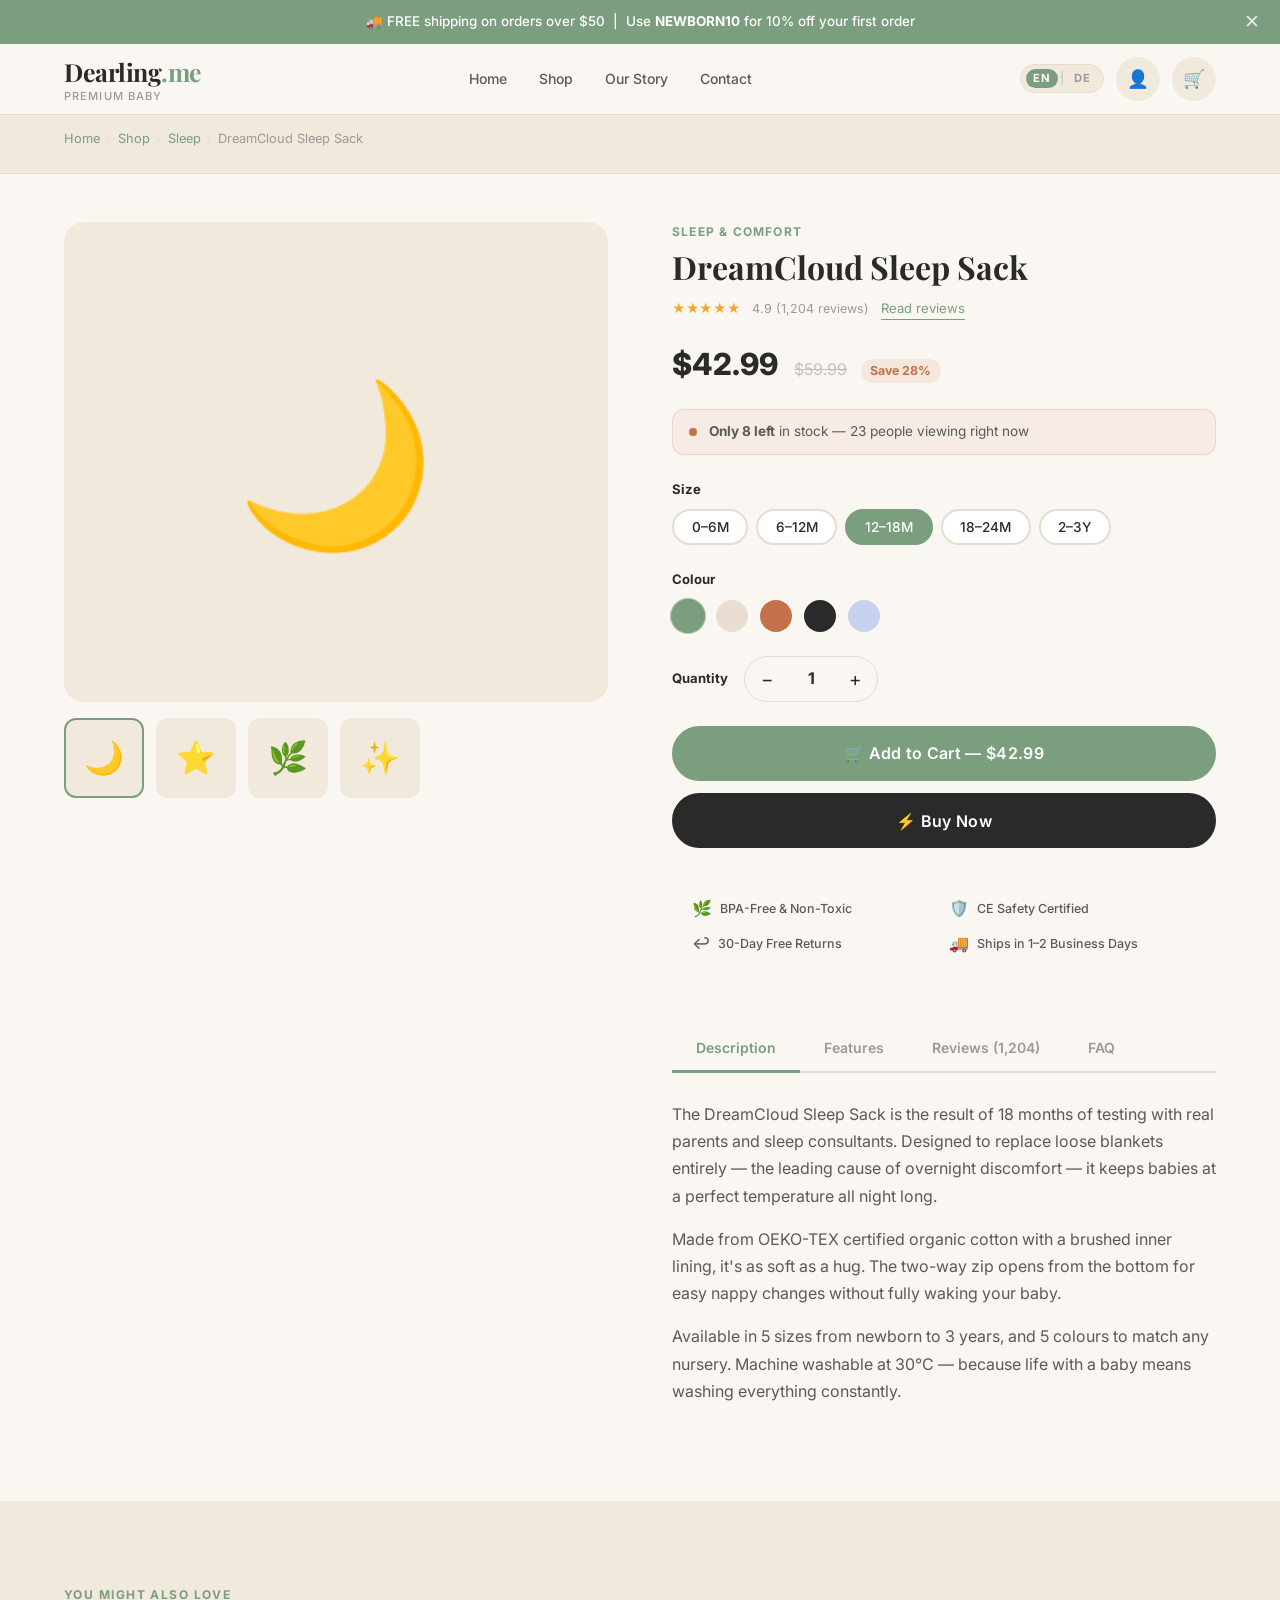
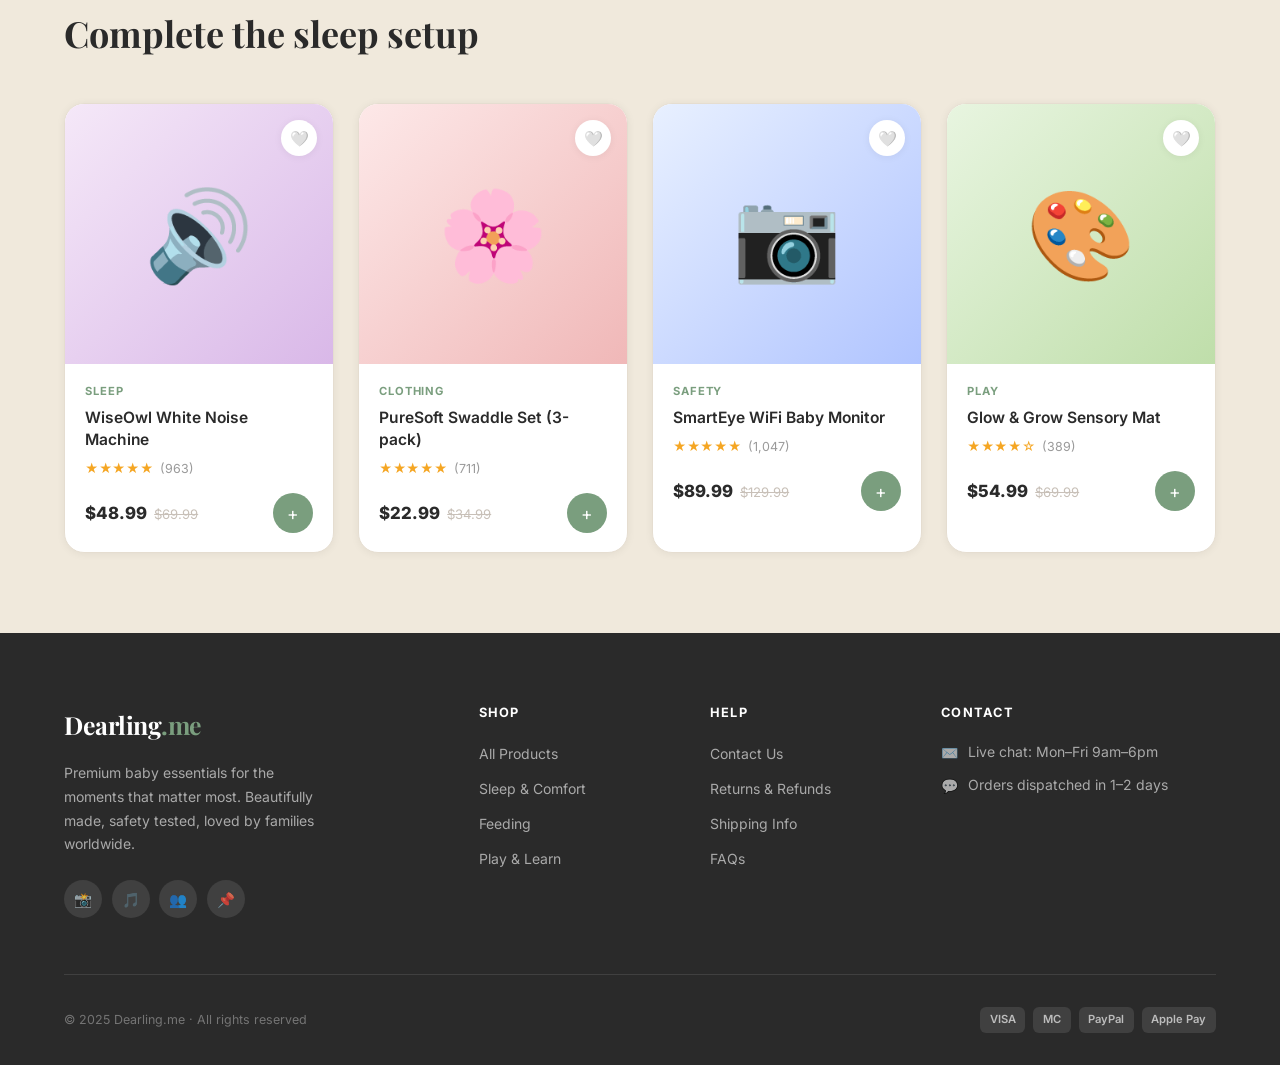
<file: pages/product.html>
<!DOCTYPE html>
<html lang="en">
<head>
  <meta charset="UTF-8">
  <meta name="viewport" content="width=device-width, initial-scale=1.0">
  <title>DreamCloud Sleep Sack — Dearling.me</title>
  <meta name="description" content="The sleep sack that changed everything. Zip-in, temperature-regulated, TOG-rated. Trusted by over 1,200 parents.">
  <link rel="preconnect" href="https://fonts.googleapis.com">
  <link rel="preconnect" href="https://fonts.gstatic.com" crossorigin>
  <link href="https://fonts.googleapis.com/css2?family=Inter:wght@400;500;600;700;800&family=Playfair+Display:ital,wght@0,400;0,600;0,700;1,400&display=swap" rel="stylesheet">
  <link rel="stylesheet" href="../css/style.css">
</head>
<body>

  <!-- PROMO BANNER -->
  <div class="promo-banner">
    <span data-i18n="promo">🚚 FREE shipping on orders over $50 &nbsp;|&nbsp;
    Use <strong>NEWBORN10</strong> for 10% off your first order</span>
    <button class="promo-close" aria-label="Close">✕</button>
  </div>

  <!-- HEADER -->
  <header class="header">
    <div class="container">
      <nav class="nav">
        <a href="../index.html" class="logo">Dearling<span>.me</span><small>Premium Baby</small></a>
        <ul class="nav-links">
          <li><a href="../index.html" data-i18n="nav.home">Home</a></li>
          <li><a href="shop.html" data-i18n="nav.shop">Shop</a></li>
          <li><a href="about.html" data-i18n="nav.about">Our Story</a></li>
          <li><a href="contact.html" data-i18n="nav.contact">Contact</a></li>
        </ul>
        <div class="nav-actions">
          <div class="lang-switcher">
            <button class="lang-btn active" data-lang="en">EN</button>
            <span class="lang-sep">|</span>
            <button class="lang-btn" data-lang="de">DE</button>
          </div>
          <a href="https://your-store.myshopify.com/account" class="account-btn" aria-label="My account" target="_blank">👤</a>
          <a href="cart.html" class="cart-btn" aria-label="Shopping cart">
            🛒 <span class="cart-count"></span>
          </a>
          <button class="hamburger" aria-label="Open menu">
            <span></span><span></span><span></span>
          </button>
        </div>
      </nav>
    </div>
  </header>

  <!-- MOBILE NAV -->
  <div class="mobile-nav" role="dialog">
    <button class="mobile-nav-close">✕</button>
    <ul class="mobile-nav-links">
      <li><a href="../index.html" data-i18n="nav.home">Home</a></li>
      <li><a href="shop.html" data-i18n="nav.shop">Shop</a></li>
      <li><a href="about.html" data-i18n="nav.about">Our Story</a></li>
      <li><a href="contact.html" data-i18n="nav.contact">Contact</a></li>
      <li><a href="https://your-store.myshopify.com/account" data-i18n="nav.account" target="_blank">My Account 👤</a></li>
      <li><a href="cart.html">Cart 🛒</a></li>
    </ul>
  </div>

  <!-- BREADCRUMB -->
  <div style="background:var(--cream-dark); border-bottom:1px solid var(--border);">
    <div class="container" style="padding:0.875rem 1.5rem;">
      <div class="breadcrumb">
        <a href="../index.html">Home</a>
        <span class="breadcrumb-sep">›</span>
        <a href="shop.html">Shop</a>
        <span class="breadcrumb-sep">›</span>
        <a href="shop.html?cat=sleep">Sleep</a>
        <span class="breadcrumb-sep">›</span>
        <span>DreamCloud Sleep Sack</span>
      </div>
    </div>
  </div>

  <!-- PRODUCT LAYOUT -->
  <div class="container">
    <div class="product-layout">

      <!-- ===== GALLERY ===== -->
      <div class="product-gallery">
        <div class="gallery-main" id="galleryMain">🌙</div>
        <div class="gallery-thumbs">
          <div class="gallery-thumb active" data-emoji="🌙">🌙</div>
          <div class="gallery-thumb" data-emoji="⭐">⭐</div>
          <div class="gallery-thumb" data-emoji="🌿">🌿</div>
          <div class="gallery-thumb" data-emoji="✨">✨</div>
        </div>
      </div>

      <!-- ===== PRODUCT DETAILS ===== -->
      <div class="product-details">

        <div class="prod-category" data-i18n="prod.cat">Sleep &amp; Comfort</div>
        <h1 class="prod-title">DreamCloud Sleep Sack</h1>

        <div class="prod-rating">
          <span class="stars">★★★★★</span>
          <span class="rating-count">4.9 (1,204 reviews)</span>
          <span class="review-link" data-i18n="prod.readrev" onclick="document.querySelector('[data-tab=reviews]').closest('.tabs-nav').querySelector('[data-tab=reviews]').click()">Read reviews</span>
        </div>

        <!-- Price -->
        <div class="prod-price-row">
          <span class="prod-price-now">$42.99</span>
          <span class="prod-price-was">$59.99</span>
          <span class="prod-save-tag" data-i18n="prod.save">Save 28%</span>
        </div>

        <!-- Urgency -->
        <div class="urgency-row">
          <div class="urgency-dot"></div>
          <span data-i18n="prod.urgency"><strong>Only 8 left</strong> in stock — 23 people viewing right now</span>
        </div>

        <!-- Size -->
        <div>
          <span class="option-label" data-i18n="prod.size">Size — <em style="font-weight:400; color:var(--medium)">TOG 2.5 (18–24 months)</em></span>
          <div class="size-options">
            <button class="size-btn">0–6M</button>
            <button class="size-btn">6–12M</button>
            <button class="size-btn active">12–18M</button>
            <button class="size-btn">18–24M</button>
            <button class="size-btn">2–3Y</button>
          </div>
        </div>

        <!-- Colour -->
        <div>
          <span class="option-label" data-i18n="prod.colour">Colour — <em style="font-weight:400; color:var(--medium)">Sage Green</em></span>
          <div class="colour-options">
            <div class="colour-swatch active" style="background:#7A9E7E" title="Sage Green"></div>
            <div class="colour-swatch" style="background:#E8DDD0" title="Oat Cream"></div>
            <div class="colour-swatch" style="background:#C4714A" title="Terracotta"></div>
            <div class="colour-swatch" style="background:#2A2A2A" title="Midnight"></div>
            <div class="colour-swatch" style="background:#C5D1ED" title="Sky Blue"></div>
          </div>
        </div>

        <!-- Quantity -->
        <div class="qty-row">
          <span class="qty-label" data-i18n="prod.qty">Quantity</span>
          <div class="qty-control">
            <button class="qty-btn qty-minus">−</button>
            <span class="qty-num">1</span>
            <button class="qty-btn qty-plus">+</button>
          </div>
        </div>

        <!-- CTAs -->
        <div class="prod-ctas">
          <button class="btn btn-primary btn-lg btn-full"
            data-add-cart="dream-sleep-sack"
            data-name="DreamCloud Sleep Sack"
            data-price="42.99"
            data-emoji="🌙"
            data-i18n="prod.addcart">
            🛒 Add to Cart — $42.99
          </button>
          <a href="#" class="btn btn-dark btn-lg btn-full" data-i18n="prod.buynow" onclick="alert('Shopify checkout integration goes here')">
            ⚡ Buy Now
          </a>
        </div>

        <!-- Trust Badges -->
        <div class="prod-trust">
          <div class="trust-item-sm"><span>🌿</span><span data-i18n="prod.t.bpa">BPA-Free &amp; Non-Toxic</span></div>
          <div class="trust-item-sm"><span>🛡️</span><span data-i18n="prod.t.cert">CE Safety Certified</span></div>
          <div class="trust-item-sm"><span>↩️</span><span data-i18n="prod.t.ret">30-Day Free Returns</span></div>
          <div class="trust-item-sm"><span>🚚</span><span data-i18n="prod.t.ship">Ships in 1–2 Business Days</span></div>
        </div>

        <!-- Product Tabs -->
        <div class="product-tabs">
          <nav class="tabs-nav">
            <button class="tab-btn active" data-tab="description" data-i18n="prod.tab.desc">Description</button>
            <button class="tab-btn" data-tab="features" data-i18n="prod.tab.feat">Features</button>
            <button class="tab-btn" data-tab="reviews" data-i18n="prod.tab.rev">Reviews (1,204)</button>
            <button class="tab-btn" data-tab="faq" data-i18n="prod.tab.faq">FAQ</button>
          </nav>

          <!-- Description Tab -->
          <div class="tab-content active" data-tab="description">
            <p style="margin-bottom:1rem;">The DreamCloud Sleep Sack is the result of 18 months of testing with real parents and sleep consultants. Designed to replace loose blankets entirely — the leading cause of overnight discomfort — it keeps babies at a perfect temperature all night long.</p>
            <p style="margin-bottom:1rem;">Made from OEKO-TEX certified organic cotton with a brushed inner lining, it's as soft as a hug. The two-way zip opens from the bottom for easy nappy changes without fully waking your baby.</p>
            <p>Available in 5 sizes from newborn to 3 years, and 5 colours to match any nursery. Machine washable at 30°C — because life with a baby means washing everything constantly.</p>
          </div>

          <!-- Features Tab -->
          <div class="tab-content" data-tab="features">
            <div style="display:grid; grid-template-columns:repeat(auto-fit, minmax(220px, 1fr)); gap:1rem; margin-bottom:1.5rem;">
              <div style="display:flex; align-items:flex-start; gap:0.75rem; padding:1rem; background:var(--cream); border-radius:var(--radius);">
                <span style="font-size:1.5rem;">🌡️</span>
                <div><strong style="font-size:0.875rem; color:var(--dark);">TOG Rated 2.5</strong><p style="font-size:0.8rem; margin-top:0.2rem;">Perfect for 16–20°C room temperature</p></div>
              </div>
              <div style="display:flex; align-items:flex-start; gap:0.75rem; padding:1rem; background:var(--cream); border-radius:var(--radius);">
                <span style="font-size:1.5rem;">🌿</span>
                <div><strong style="font-size:0.875rem; color:var(--dark);">Organic Cotton</strong><p style="font-size:0.8rem; margin-top:0.2rem;">OEKO-TEX certified, chemical-free</p></div>
              </div>
              <div style="display:flex; align-items:flex-start; gap:0.75rem; padding:1rem; background:var(--cream); border-radius:var(--radius);">
                <span style="font-size:1.5rem;">🤐</span>
                <div><strong style="font-size:0.875rem; color:var(--dark);">Two-Way Zip</strong><p style="font-size:0.8rem; margin-top:0.2rem;">Bottom-up opening for night nappy changes</p></div>
              </div>
              <div style="display:flex; align-items:flex-start; gap:0.75rem; padding:1rem; background:var(--cream); border-radius:var(--radius);">
                <span style="font-size:1.5rem;">🧺</span>
                <div><strong style="font-size:0.875rem; color:var(--dark);">Machine Washable</strong><p style="font-size:0.8rem; margin-top:0.2rem;">30°C gentle wash, tumble dry low</p></div>
              </div>
              <div style="display:flex; align-items:flex-start; gap:0.75rem; padding:1rem; background:var(--cream); border-radius:var(--radius);">
                <span style="font-size:1.5rem;">📐</span>
                <div><strong style="font-size:0.875rem; color:var(--dark);">5 Sizes</strong><p style="font-size:0.8rem; margin-top:0.2rem;">Newborn through 3 years</p></div>
              </div>
              <div style="display:flex; align-items:flex-start; gap:0.75rem; padding:1rem; background:var(--cream); border-radius:var(--radius);">
                <span style="font-size:1.5rem;">🛡️</span>
                <div><strong style="font-size:0.875rem; color:var(--dark);">Safety Certified</strong><p style="font-size:0.8rem; margin-top:0.2rem;">Meets EN 16781 European safety standard</p></div>
              </div>
            </div>
          </div>

          <!-- Reviews Tab -->
          <div class="tab-content" data-tab="reviews">
            <div class="review-summary">
              <div class="review-avg">
                <div class="review-avg-num">4.9</div>
                <div class="stars" style="font-size:1rem;">★★★★★</div>
                <div class="rating-count" style="margin-top:0.25rem;">1,204 reviews</div>
              </div>
              <div class="review-bars">
                <div class="bar-row"><span>5★</span><div class="bar-track"><div class="bar-fill" style="width:92%"></div></div><span>92%</span></div>
                <div class="bar-row"><span>4★</span><div class="bar-track"><div class="bar-fill" style="width:6%"></div></div><span>6%</span></div>
                <div class="bar-row"><span>3★</span><div class="bar-track"><div class="bar-fill" style="width:1%"></div></div><span>1%</span></div>
                <div class="bar-row"><span>2★</span><div class="bar-track"><div class="bar-fill" style="width:0.5%"></div></div><span>0%</span></div>
                <div class="bar-row"><span>1★</span><div class="bar-track"><div class="bar-fill" style="width:0.5%"></div></div><span>0%</span></div>
              </div>
            </div>

            <div class="review-list">
              <div class="review-item">
                <div class="review-header">
                  <span class="stars">★★★★★</span>
                  <span class="reviewer-name">Sarah M.</span>
                  <span class="verified-tag">✓ Verified</span>
                  <span class="review-date">Jan 2025</span>
                </div>
                <div class="review-title">Completely transformed our nights</div>
                <p class="review-body">My daughter went from waking every 2 hours to sleeping a full 7-hour stretch in week one. I've told every parent I know. The quality is excellent — it's been washed 30+ times and still looks brand new.</p>
              </div>
              <div class="review-item">
                <div class="review-header">
                  <span class="stars">★★★★★</span>
                  <span class="reviewer-name">Tom R.</span>
                  <span class="verified-tag">✓ Verified</span>
                  <span class="review-date">Dec 2024</span>
                </div>
                <div class="review-title">Worth every penny</div>
                <p class="review-body">We were sceptical at first — it felt expensive compared to random ones on Amazon. But the fit is perfect, the zip is smooth, and you can tell it's well-made. Our son is so much more comfortable and sleeps better for it.</p>
              </div>
              <div class="review-item">
                <div class="review-header">
                  <span class="stars">★★★★★</span>
                  <span class="reviewer-name">Priya K.</span>
                  <span class="verified-tag">✓ Verified</span>
                  <span class="review-date">Nov 2024</span>
                </div>
                <div class="review-title">Perfect for our hot sleeper</div>
                <p class="review-body">We have a baby who runs hot and I was worried the 2.5 TOG would be too much. It's not — the breathable cotton keeps her perfectly regulated. The size chart is accurate too, something I can't say for most baby products.</p>
              </div>
            </div>
          </div>

          <!-- FAQ Tab -->
          <div class="tab-content" data-tab="faq">
            <div class="faq-item">
              <div class="faq-q">What TOG rating should I choose? <i class="faq-icon">▾</i></div>
              <div class="faq-a"><p>TOG 2.5 is suitable for room temperatures of 16–20°C (61–68°F). For warmer rooms (20–24°C), choose our 1.0 TOG. For cooler environments or winter nights, our 3.5 TOG is ideal. The most important rule: never add extra layers on top of the sleep sack.</p></div>
            </div>
            <div class="faq-item">
              <div class="faq-q">How do I choose the right size? <i class="faq-icon">▾</i></div>
              <div class="faq-a"><p>Size by your baby's current weight, not age. The sleep sack should be roomy enough to allow leg movement but not so large that baby can slip down inside. Use our size chart above — when in doubt, size up for growing room.</p></div>
            </div>
            <div class="faq-item">
              <div class="faq-q">Is this suitable from birth? <i class="faq-icon">▾</i></div>
              <div class="faq-a"><p>Yes — our 0–6M size is suitable from birth (minimum 7lbs / 3.2kg). We recommend pairing with a swaddle for the first 0–8 weeks, then transitioning to the sleep sack once they start showing startle reflexes.</p></div>
            </div>
            <div class="faq-item">
              <div class="faq-q">How do I wash it? <i class="faq-icon">▾</i></div>
              <div class="faq-a"><p>Machine wash at 30°C on a gentle cycle with similar colours. Tumble dry on low or air dry flat. Do not bleach or iron. The zip can be protected during washing by zipping it closed before putting it in the machine.</p></div>
            </div>
            <div class="faq-item">
              <div class="faq-q">What is your returns policy? <i class="faq-icon">▾</i></div>
              <div class="faq-a"><p>We offer a 30-day no-questions-asked return policy. If you're not happy for any reason — wrong size, changed your mind, baby outgrew it already — contact us and we'll arrange a free return label.</p></div>
            </div>
          </div>

        </div>
      </div>
    </div>
  </div>

  <!-- RELATED PRODUCTS -->
  <section class="section why-bg" style="margin-top:3rem;">
    <div class="container">
      <div class="section-header">
        <span class="eyebrow" data-i18n="prod.related.ey">You might also love</span>
        <h2 data-i18n="prod.related.h2">Complete the sleep setup</h2>
      </div>
      <div class="grid-4">
        <div class="product-card">
          <div class="product-card-img" style="background:linear-gradient(135deg,#F5E8F8,#D9B8E8);">🔊<button class="product-card-wish">🤍</button></div>
          <div class="product-card-body">
            <div class="card-category" data-i18n="card.cat.sleep">Sleep</div>
            <a href="product.html"><div class="card-name">WiseOwl White Noise Machine</div></a>
            <div class="card-rating"><span class="stars">★★★★★</span><span class="rating-count">(963)</span></div>
            <div class="product-card-footer">
              <div class="card-price"><span class="price-now">$48.99</span><span class="price-was">$69.99</span></div>
              <button class="add-cart-btn" data-add-cart="wiseowl-noise" data-name="WiseOwl White Noise Machine" data-price="48.99" data-emoji="🔊">+</button>
            </div>
          </div>
        </div>
        <div class="product-card">
          <div class="product-card-img" style="background:linear-gradient(135deg,#FDE8E8,#F0B8B8);">🌸<button class="product-card-wish">🤍</button></div>
          <div class="product-card-body">
            <div class="card-category" data-i18n="card.cat.wear">Clothing</div>
            <a href="product.html"><div class="card-name">PureSoft Swaddle Set (3-pack)</div></a>
            <div class="card-rating"><span class="stars">★★★★★</span><span class="rating-count">(711)</span></div>
            <div class="product-card-footer">
              <div class="card-price"><span class="price-now">$22.99</span><span class="price-was">$34.99</span></div>
              <button class="add-cart-btn" data-add-cart="puresoft-swaddle" data-name="PureSoft Swaddle Set" data-price="22.99" data-emoji="🌸">+</button>
            </div>
          </div>
        </div>
        <div class="product-card">
          <div class="product-card-img" style="background:linear-gradient(135deg,#E8F0FF,#B0C4FF);">📷<button class="product-card-wish">🤍</button></div>
          <div class="product-card-body">
            <div class="card-category" data-i18n="card.cat.safety">Safety</div>
            <a href="product.html"><div class="card-name">SmartEye WiFi Baby Monitor</div></a>
            <div class="card-rating"><span class="stars">★★★★★</span><span class="rating-count">(1,047)</span></div>
            <div class="product-card-footer">
              <div class="card-price"><span class="price-now">$89.99</span><span class="price-was">$129.99</span></div>
              <button class="add-cart-btn" data-add-cart="smarteye-monitor" data-name="SmartEye WiFi Baby Monitor" data-price="89.99" data-emoji="📷">+</button>
            </div>
          </div>
        </div>
        <div class="product-card">
          <div class="product-card-img" style="background:linear-gradient(135deg,#E8F5E0,#BFDEAA);">🎨<button class="product-card-wish">🤍</button></div>
          <div class="product-card-body">
            <div class="card-category" data-i18n="card.cat.play">Play</div>
            <a href="product.html"><div class="card-name">Glow &amp; Grow Sensory Mat</div></a>
            <div class="card-rating"><span class="stars">★★★★☆</span><span class="rating-count">(389)</span></div>
            <div class="product-card-footer">
              <div class="card-price"><span class="price-now">$54.99</span><span class="price-was">$69.99</span></div>
              <button class="add-cart-btn" data-add-cart="glow-grow-mat" data-name="Glow & Grow Sensory Mat" data-price="54.99" data-emoji="🎨">+</button>
            </div>
          </div>
        </div>
      </div>
    </div>
  </section>

  <!-- FOOTER -->
  <footer class="footer">
    <div class="container">
      <div class="footer-grid">
        <div class="footer-brand">
          <div class="logo">Dearling<span>.me</span></div>
          <p data-i18n="footer.tagline">Premium baby essentials for the moments that matter most.</p>
          <div class="footer-socials">
            <a href="#" class="social-btn">📸</a><a href="#" class="social-btn">🎵</a>
            <a href="#" class="social-btn">👥</a><a href="#" class="social-btn">📌</a>
          </div>
        </div>
        <div class="footer-col">
          <h4 data-i18n="footer.shop">Shop</h4>
          <ul class="footer-links">
            <li><a href="shop.html" data-i18n="footer.all">All Products</a></li>
            <li><a href="shop.html?cat=sleep" data-i18n="cat.sleep">Sleep &amp; Comfort</a></li>
            <li><a href="shop.html?cat=feed" data-i18n="cat.feed">Feeding</a></li>
            <li><a href="shop.html?cat=play" data-i18n="cat.play">Play &amp; Learn</a></li>
          </ul>
        </div>
        <div class="footer-col">
          <h4 data-i18n="footer.help">Help</h4>
          <ul class="footer-links">
            <li><a href="contact.html" data-i18n="footer.contactus">Contact Us</a></li>
            <li><a href="#" data-i18n="footer.returns">Returns</a></li>
            <li><a href="#" data-i18n="footer.shipping">Shipping</a></li>
            <li><a href="#" data-i18n="footer.faq">FAQs</a></li>
          </ul>
        </div>
        <div class="footer-col">
          <h4 data-i18n="footer.contact">Contact</h4>
          <div class="footer-contact-item"><span>✉️</span><span data-i18n="footer.chat">info@dearlingme.com</span></div>
          <div class="footer-contact-item"><span>💬</span><span data-i18n="footer.dispatch">Live chat: Mon–Fri 9am–6pm</span></div>
        </div>
      </div>
      <div class="footer-bottom">
        <p data-i18n="footer.copy">© 2025 Dearling.me · All rights reserved</p>
        <div class="payment-icons">
          <span class="pay-icon">VISA</span><span class="pay-icon">MC</span>
          <span class="pay-icon">PayPal</span><span class="pay-icon">Apple Pay</span>
        </div>
      </div>
    </div>
  </footer>

  <script src="../js/main.js"></script>
  <script src="../js/i18n.js"></script>
</body>
</html>
</file>
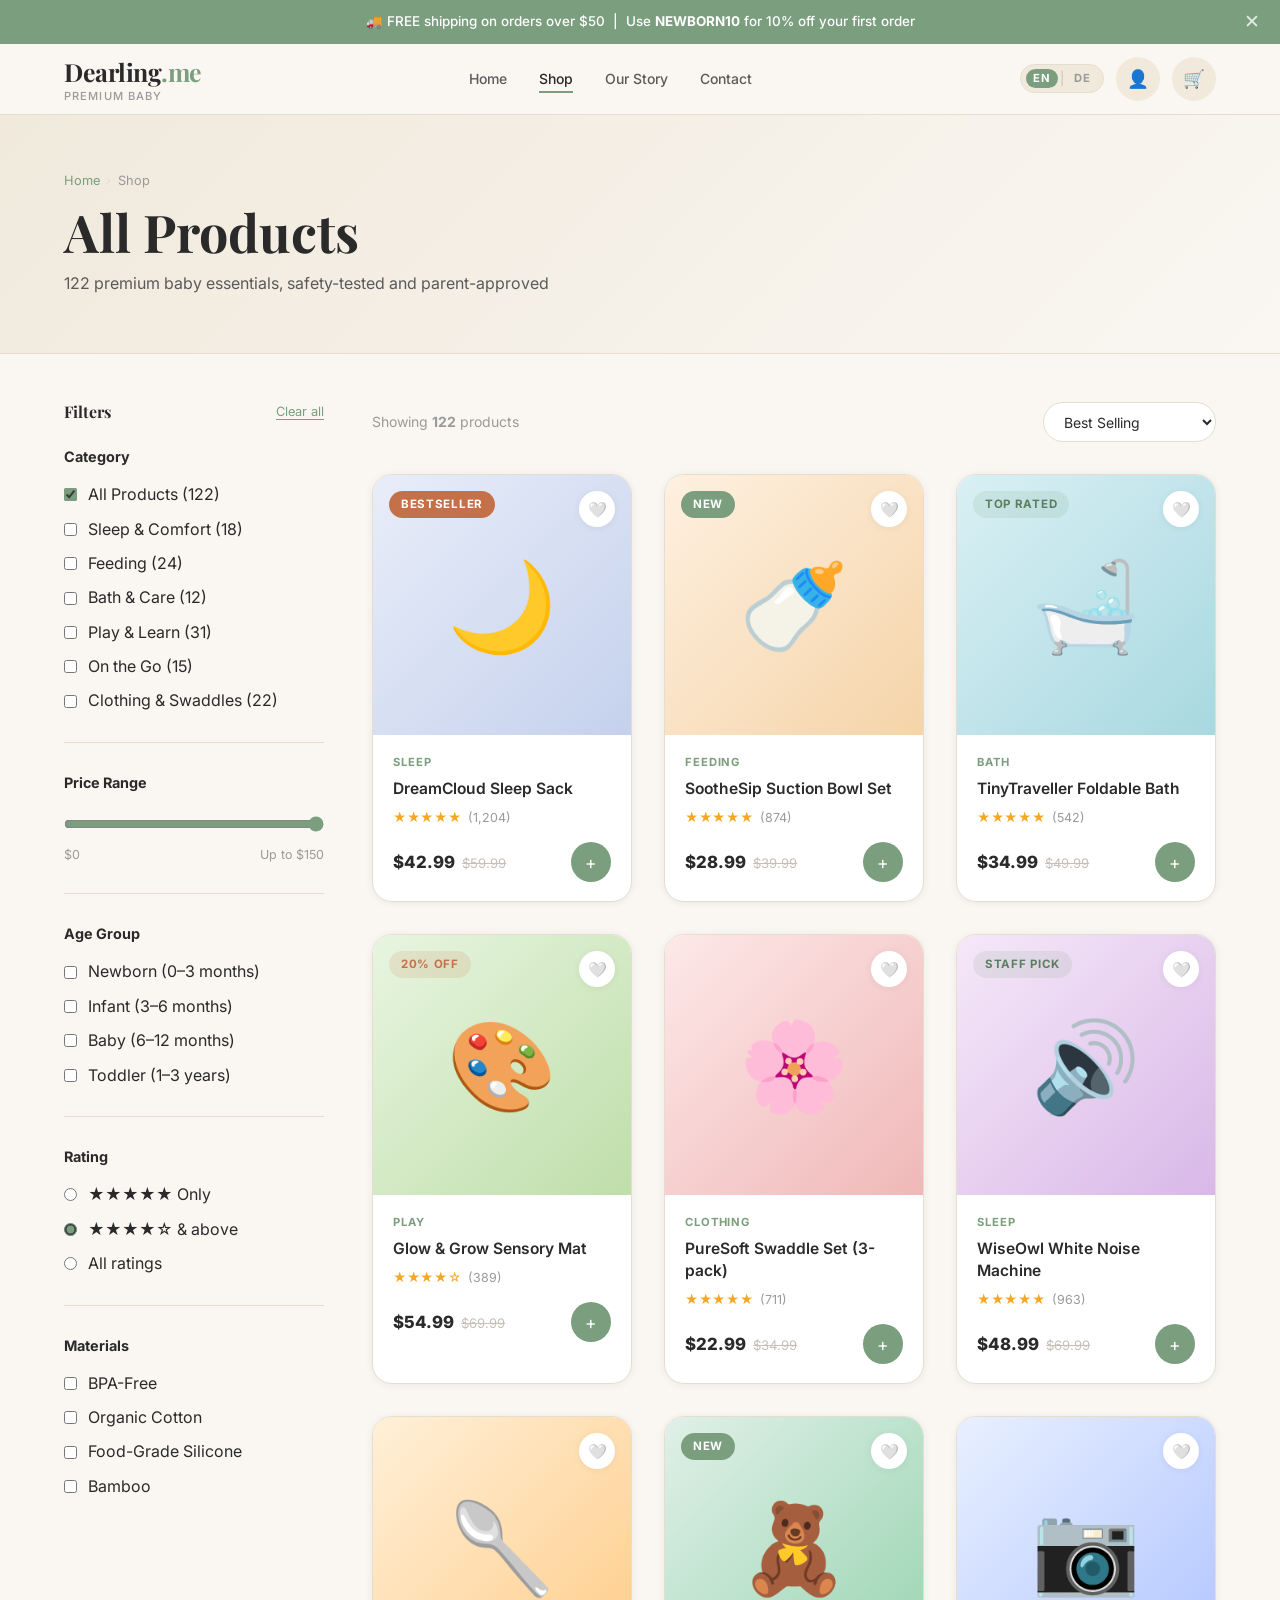
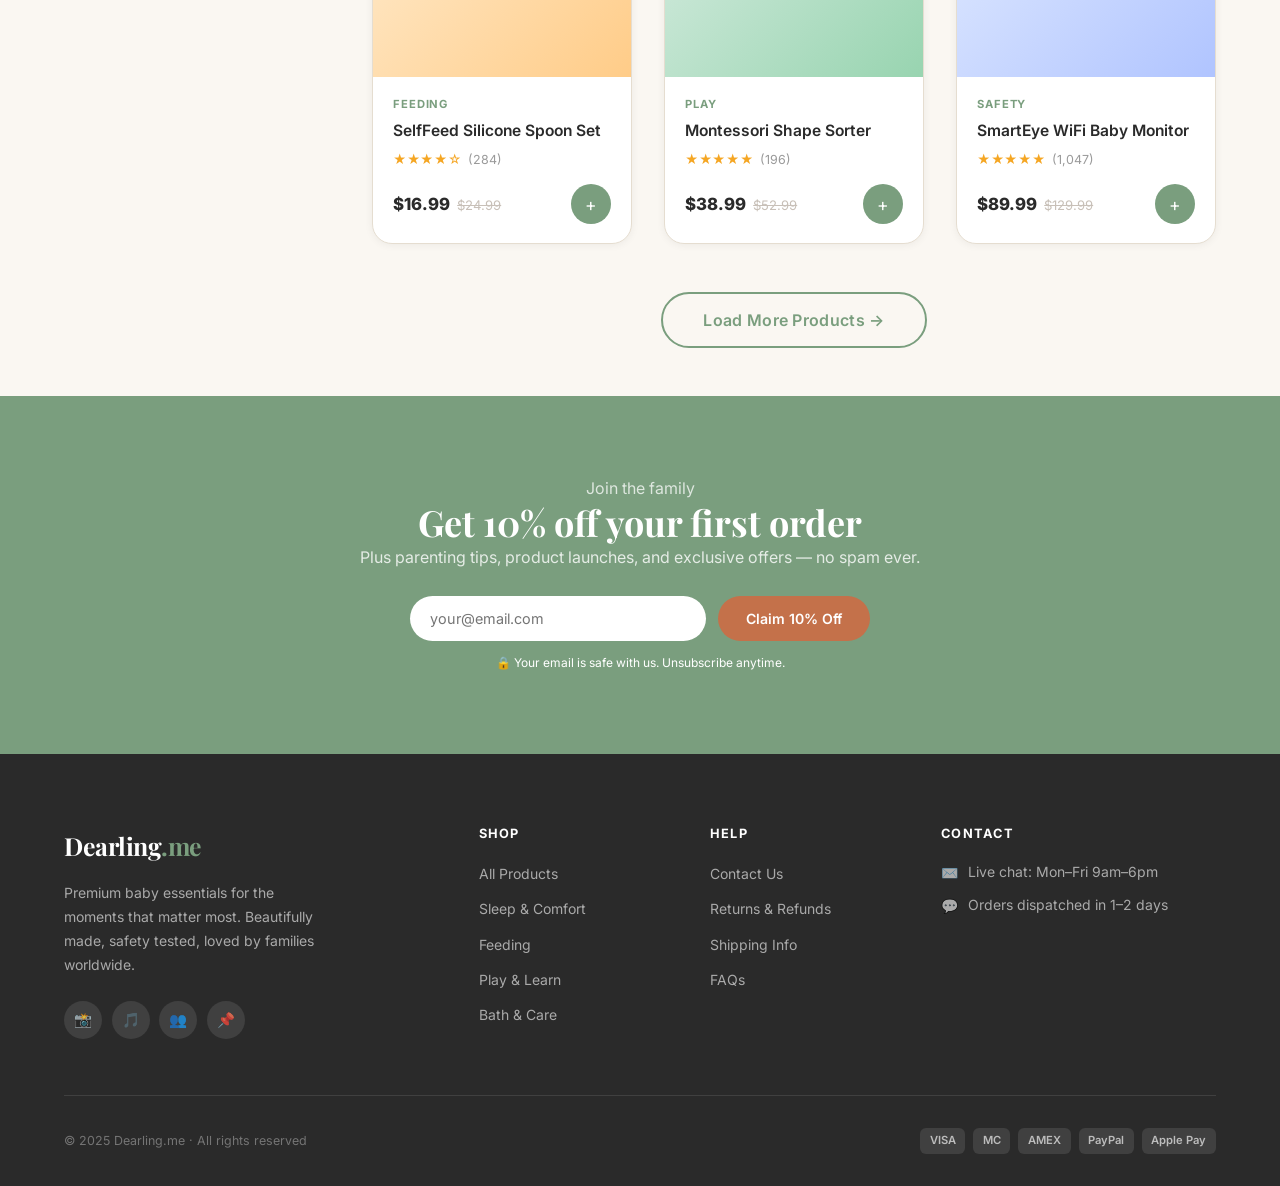
<file: pages/shop.html>
<!DOCTYPE html>
<html lang="en">
<head>
  <meta charset="UTF-8">
  <meta name="viewport" content="width=device-width, initial-scale=1.0">
  <title>Shop All Products — Dearling.me</title>
  <meta name="description" content="Browse our full range of premium, safety-tested baby products. Sleep, feeding, bath, play, travel and more.">
  <link rel="preconnect" href="https://fonts.googleapis.com">
  <link rel="preconnect" href="https://fonts.gstatic.com" crossorigin>
  <link href="https://fonts.googleapis.com/css2?family=Inter:wght@400;500;600;700;800&family=Playfair+Display:ital,wght@0,400;0,600;0,700;1,400&display=swap" rel="stylesheet">
  <link rel="stylesheet" href="../css/style.css">
</head>
<body>

  <!-- PROMO BANNER -->
  <div class="promo-banner">
    <span data-i18n="promo">🚚 FREE shipping on orders over $50 &nbsp;|&nbsp;
    Use <strong>NEWBORN10</strong> for 10% off your first order</span>
    <button class="promo-close" aria-label="Close">✕</button>
  </div>

  <!-- HEADER -->
  <header class="header">
    <div class="container">
      <nav class="nav">
        <a href="../index.html" class="logo">Dearling<span>.me</span><small>Premium Baby</small></a>
        <ul class="nav-links">
          <li><a href="../index.html" data-i18n="nav.home">Home</a></li>
          <li><a href="shop.html" class="active" data-i18n="nav.shop">Shop</a></li>
          <li><a href="about.html" data-i18n="nav.about">Our Story</a></li>
          <li><a href="contact.html" data-i18n="nav.contact">Contact</a></li>
        </ul>
        <div class="nav-actions">
          <div class="lang-switcher">
            <button class="lang-btn active" data-lang="en">EN</button>
            <span class="lang-sep">|</span>
            <button class="lang-btn" data-lang="de">DE</button>
          </div>
          <a href="https://your-store.myshopify.com/account" class="account-btn" aria-label="My account" target="_blank">👤</a>
          <a href="cart.html" class="cart-btn" aria-label="Shopping cart">
            🛒 <span class="cart-count"></span>
          </a>
          <button class="hamburger" aria-label="Open menu">
            <span></span><span></span><span></span>
          </button>
        </div>
      </nav>
    </div>
  </header>

  <!-- MOBILE NAV -->
  <div class="mobile-nav" role="dialog" aria-label="Mobile menu">
    <button class="mobile-nav-close" aria-label="Close menu">✕</button>
    <ul class="mobile-nav-links">
      <li><a href="../index.html" data-i18n="nav.home">Home</a></li>
      <li><a href="shop.html" data-i18n="nav.shop">Shop</a></li>
      <li><a href="about.html" data-i18n="nav.about">Our Story</a></li>
      <li><a href="contact.html" data-i18n="nav.contact">Contact</a></li>
      <li><a href="https://your-store.myshopify.com/account" data-i18n="nav.account" target="_blank">My Account 👤</a></li>
      <li><a href="cart.html">Cart 🛒</a></li>
    </ul>
  </div>

  <!-- PAGE HEADER -->
  <div class="page-header">
    <div class="container">
      <div class="breadcrumb">
        <a href="../index.html">Home</a>
        <span class="breadcrumb-sep">›</span>
        <span>Shop</span>
      </div>
      <h1 data-i18n="shop.h1">All Products</h1>
      <p style="color:var(--medium); margin-top:0.4rem;" data-i18n="shop.sub">122 premium baby essentials, safety-tested and parent-approved</p>
    </div>
  </div>

  <!-- SHOP LAYOUT -->
  <div class="container">
    <div class="shop-layout">

      <!-- FILTER SIDEBAR -->
      <aside class="filter-sidebar">

        <div style="display:flex; align-items:center; justify-content:space-between; margin-bottom:1.5rem;">
          <h3 style="font-size:1rem;" data-i18n="shop.filters">Filters</h3>
          <button class="clear-filters" data-i18n="shop.clearall">Clear all</button>
        </div>

        <div class="filter-section">
          <div class="filter-title" data-i18n="shop.cat.label">Category</div>
          <div class="filter-options">
            <label class="filter-option"><input type="checkbox" checked> <span data-i18n="shop.cat.all">All Products (122)</span></label>
            <label class="filter-option"><input type="checkbox"> <span data-i18n="shop.cat.sleep">Sleep &amp; Comfort (18)</span></label>
            <label class="filter-option"><input type="checkbox"> <span data-i18n="shop.cat.feed">Feeding (24)</span></label>
            <label class="filter-option"><input type="checkbox"> <span data-i18n="shop.cat.bath">Bath &amp; Care (12)</span></label>
            <label class="filter-option"><input type="checkbox"> <span data-i18n="shop.cat.play">Play &amp; Learn (31)</span></label>
            <label class="filter-option"><input type="checkbox"> <span data-i18n="shop.cat.travel">On the Go (15)</span></label>
            <label class="filter-option"><input type="checkbox"> <span data-i18n="shop.cat.wear">Clothing &amp; Swaddles (22)</span></label>
          </div>
        </div>

        <div class="filter-section">
          <div class="filter-title" data-i18n="shop.price">Price Range</div>
          <div class="price-range">
            <input type="range" class="price-slider" min="0" max="150" value="150">
            <div class="price-labels"><span>$0</span><span id="priceVal" data-i18n="shop.upto">Up to $150</span></div>
          </div>
        </div>

        <div class="filter-section">
          <div class="filter-title" data-i18n="shop.age">Age Group</div>
          <div class="filter-options">
            <label class="filter-option"><input type="checkbox"> <span data-i18n="shop.age.0">Newborn (0–3 months)</span></label>
            <label class="filter-option"><input type="checkbox"> <span data-i18n="shop.age.1">Infant (3–6 months)</span></label>
            <label class="filter-option"><input type="checkbox"> <span data-i18n="shop.age.2">Baby (6–12 months)</span></label>
            <label class="filter-option"><input type="checkbox"> <span data-i18n="shop.age.3">Toddler (1–3 years)</span></label>
          </div>
        </div>

        <div class="filter-section">
          <div class="filter-title" data-i18n="shop.rating">Rating</div>
          <div class="filter-options">
            <label class="filter-option"><input type="radio" name="rating"> <span data-i18n="shop.r.5">★★★★★ Only</span></label>
            <label class="filter-option"><input type="radio" name="rating" checked> <span data-i18n="shop.r.4">★★★★☆ &amp; above</span></label>
            <label class="filter-option"><input type="radio" name="rating"> <span data-i18n="shop.r.all">All ratings</span></label>
          </div>
        </div>

        <div class="filter-section">
          <div class="filter-title" data-i18n="shop.materials">Materials</div>
          <div class="filter-options">
            <label class="filter-option"><input type="checkbox"> <span>BPA-Free</span></label>
            <label class="filter-option"><input type="checkbox"> <span>Organic Cotton</span></label>
            <label class="filter-option"><input type="checkbox"> <span>Food-Grade Silicone</span></label>
            <label class="filter-option"><input type="checkbox"> <span>Bamboo</span></label>
          </div>
        </div>

      </aside>

      <!-- PRODUCT GRID -->
      <main>
        <div class="shop-header">
          <div class="results-count"><span data-i18n="shop.showing">Showing <strong>122</strong> products</span></div>
          <select class="sort-select" aria-label="Sort products">
            <option data-i18n="shop.sort.best">Best Selling</option>
            <option data-i18n="shop.sort.lohi">Price: Low to High</option>
            <option data-i18n="shop.sort.hilo">Price: High to Low</option>
            <option data-i18n="shop.sort.new">Newest First</option>
            <option data-i18n="shop.sort.top">Top Rated</option>
          </select>
        </div>

        <div class="grid-3" id="productGrid">

          <!-- 1 -->
          <div class="product-card">
            <div class="product-card-img" style="background:linear-gradient(135deg,#E8EDF8,#C5D1ED);">
              🌙
              <div class="product-card-badges"><span class="badge badge-sale">Bestseller</span></div>
              <button class="product-card-wish">🤍</button>
            </div>
            <div class="product-card-body">
              <div class="card-category" data-i18n="card.cat.sleep">Sleep</div>
              <a href="product.html"><div class="card-name">DreamCloud Sleep Sack</div></a>
              <div class="card-rating"><span class="stars">★★★★★</span><span class="rating-count">(1,204)</span></div>
              <div class="product-card-footer">
                <div class="card-price"><span class="price-now">$42.99</span><span class="price-was">$59.99</span></div>
                <button class="add-cart-btn" data-add-cart="dream-sleep-sack" data-name="DreamCloud Sleep Sack" data-price="42.99" data-emoji="🌙">+</button>
              </div>
            </div>
          </div>

          <!-- 2 -->
          <div class="product-card">
            <div class="product-card-img" style="background:linear-gradient(135deg,#FEF0E0,#F5D4A8);">
              🍼
              <div class="product-card-badges"><span class="badge badge-new">New</span></div>
              <button class="product-card-wish">🤍</button>
            </div>
            <div class="product-card-body">
              <div class="card-category" data-i18n="card.cat.feed">Feeding</div>
              <a href="product.html"><div class="card-name">SootheSip Suction Bowl Set</div></a>
              <div class="card-rating"><span class="stars">★★★★★</span><span class="rating-count">(874)</span></div>
              <div class="product-card-footer">
                <div class="card-price"><span class="price-now">$28.99</span><span class="price-was">$39.99</span></div>
                <button class="add-cart-btn" data-add-cart="soothe-sip-bowl" data-name="SootheSip Suction Bowl Set" data-price="28.99" data-emoji="🍼">+</button>
              </div>
            </div>
          </div>

          <!-- 3 -->
          <div class="product-card">
            <div class="product-card-img" style="background:linear-gradient(135deg,#D9F0F4,#A8D8E0);">
              🛁
              <div class="product-card-badges"><span class="badge badge-sage">Top Rated</span></div>
              <button class="product-card-wish">🤍</button>
            </div>
            <div class="product-card-body">
              <div class="card-category" data-i18n="card.cat.bath">Bath</div>
              <a href="product.html"><div class="card-name">TinyTraveller Foldable Bath</div></a>
              <div class="card-rating"><span class="stars">★★★★★</span><span class="rating-count">(542)</span></div>
              <div class="product-card-footer">
                <div class="card-price"><span class="price-now">$34.99</span><span class="price-was">$49.99</span></div>
                <button class="add-cart-btn" data-add-cart="tiny-traveller-bath" data-name="TinyTraveller Foldable Bath" data-price="34.99" data-emoji="🛁">+</button>
              </div>
            </div>
          </div>

          <!-- 4 -->
          <div class="product-card">
            <div class="product-card-img" style="background:linear-gradient(135deg,#E8F5E0,#BFDEAA);">
              🎨
              <div class="product-card-badges"><span class="badge badge-terra">20% Off</span></div>
              <button class="product-card-wish">🤍</button>
            </div>
            <div class="product-card-body">
              <div class="card-category" data-i18n="card.cat.play">Play</div>
              <a href="product.html"><div class="card-name">Glow &amp; Grow Sensory Mat</div></a>
              <div class="card-rating"><span class="stars">★★★★☆</span><span class="rating-count">(389)</span></div>
              <div class="product-card-footer">
                <div class="card-price"><span class="price-now">$54.99</span><span class="price-was">$69.99</span></div>
                <button class="add-cart-btn" data-add-cart="glow-grow-mat" data-name="Glow & Grow Sensory Mat" data-price="54.99" data-emoji="🎨">+</button>
              </div>
            </div>
          </div>

          <!-- 5 -->
          <div class="product-card">
            <div class="product-card-img" style="background:linear-gradient(135deg,#FDE8E8,#F0B8B8);">
              🌸
              <button class="product-card-wish">🤍</button>
            </div>
            <div class="product-card-body">
              <div class="card-category" data-i18n="card.cat.wear">Clothing</div>
              <a href="product.html"><div class="card-name">PureSoft Swaddle Set (3-pack)</div></a>
              <div class="card-rating"><span class="stars">★★★★★</span><span class="rating-count">(711)</span></div>
              <div class="product-card-footer">
                <div class="card-price"><span class="price-now">$22.99</span><span class="price-was">$34.99</span></div>
                <button class="add-cart-btn" data-add-cart="puresoft-swaddle" data-name="PureSoft Swaddle Set" data-price="22.99" data-emoji="🌸">+</button>
              </div>
            </div>
          </div>

          <!-- 6 -->
          <div class="product-card">
            <div class="product-card-img" style="background:linear-gradient(135deg,#F5E8F8,#D9B8E8);">
              🔊
              <div class="product-card-badges"><span class="badge badge-sage">Staff Pick</span></div>
              <button class="product-card-wish">🤍</button>
            </div>
            <div class="product-card-body">
              <div class="card-category" data-i18n="card.cat.sleep">Sleep</div>
              <a href="product.html"><div class="card-name">WiseOwl White Noise Machine</div></a>
              <div class="card-rating"><span class="stars">★★★★★</span><span class="rating-count">(963)</span></div>
              <div class="product-card-footer">
                <div class="card-price"><span class="price-now">$48.99</span><span class="price-was">$69.99</span></div>
                <button class="add-cart-btn" data-add-cart="wiseowl-noise" data-name="WiseOwl White Noise Machine" data-price="48.99" data-emoji="🔊">+</button>
              </div>
            </div>
          </div>

          <!-- 7 -->
          <div class="product-card">
            <div class="product-card-img" style="background:linear-gradient(135deg,#FFF0D8,#FFCC88);">
              🥄
              <button class="product-card-wish">🤍</button>
            </div>
            <div class="product-card-body">
              <div class="card-category" data-i18n="card.cat.feed">Feeding</div>
              <a href="product.html"><div class="card-name">SelfFeed Silicone Spoon Set</div></a>
              <div class="card-rating"><span class="stars">★★★★☆</span><span class="rating-count">(284)</span></div>
              <div class="product-card-footer">
                <div class="card-price"><span class="price-now">$16.99</span><span class="price-was">$24.99</span></div>
                <button class="add-cart-btn" data-add-cart="selffeed-spoon" data-name="SelfFeed Silicone Spoon Set" data-price="16.99" data-emoji="🥄">+</button>
              </div>
            </div>
          </div>

          <!-- 8 -->
          <div class="product-card">
            <div class="product-card-img" style="background:linear-gradient(135deg,#E0F0E8,#98D4B0);">
              🧸
              <div class="product-card-badges"><span class="badge badge-new">New</span></div>
              <button class="product-card-wish">🤍</button>
            </div>
            <div class="product-card-body">
              <div class="card-category" data-i18n="card.cat.play">Play</div>
              <a href="product.html"><div class="card-name">Montessori Shape Sorter</div></a>
              <div class="card-rating"><span class="stars">★★★★★</span><span class="rating-count">(196)</span></div>
              <div class="product-card-footer">
                <div class="card-price"><span class="price-now">$38.99</span><span class="price-was">$52.99</span></div>
                <button class="add-cart-btn" data-add-cart="montessori-sorter" data-name="Montessori Shape Sorter" data-price="38.99" data-emoji="🧸">+</button>
              </div>
            </div>
          </div>

          <!-- 9 -->
          <div class="product-card">
            <div class="product-card-img" style="background:linear-gradient(135deg,#E8F0FF,#B0C4FF);">
              📷
              <button class="product-card-wish">🤍</button>
            </div>
            <div class="product-card-body">
              <div class="card-category" data-i18n="card.cat.safety">Safety</div>
              <a href="product.html"><div class="card-name">SmartEye WiFi Baby Monitor</div></a>
              <div class="card-rating"><span class="stars">★★★★★</span><span class="rating-count">(1,047)</span></div>
              <div class="product-card-footer">
                <div class="card-price"><span class="price-now">$89.99</span><span class="price-was">$129.99</span></div>
                <button class="add-cart-btn" data-add-cart="smarteye-monitor" data-name="SmartEye WiFi Baby Monitor" data-price="89.99" data-emoji="📷">+</button>
              </div>
            </div>
          </div>

        </div>

        <!-- Load More -->
        <div style="text-align:center; margin-top:3rem;">
          <button class="btn btn-secondary btn-lg" data-i18n="shop.loadmore" onclick="this.textContent='Loading…'; setTimeout(()=>this.textContent='Load More Products →', 1200)">
            Load More Products →
          </button>
        </div>

      </main>
    </div>
  </div>

  <!-- NEWSLETTER -->
  <section class="section newsletter text-center">
    <div class="container">
      <span class="eyebrow" data-i18n="news.eyebrow">Join the family</span>
      <h2 data-i18n="news.h2">Get 10% off your first order</h2>
      <p style="color:rgba(255,255,255,0.8)" data-i18n="news.sub">New products, exclusive deals, and parenting tips — straight to your inbox.</p>
      <form class="newsletter-form" novalidate>
        <input type="email" class="newsletter-input" data-i18n-ph="news.ph" placeholder="your@email.com" required>
        <button type="submit" class="newsletter-btn" data-i18n="news.btn">Claim 10% Off</button>
      </form>
      <p class="newsletter-note" data-i18n="news.note">🔒 No spam, ever. Unsubscribe anytime.</p>
    </div>
  </section>

  <!-- FOOTER -->
  <footer class="footer">
    <div class="container">
      <div class="footer-grid">
        <div class="footer-brand">
          <div class="logo">Dearling<span>.me</span></div>
          <p data-i18n="footer.tagline">Premium baby essentials for the moments that matter most. Beautifully made, safety tested, loved by families worldwide.</p>
          <div class="footer-socials">
            <a href="#" class="social-btn" aria-label="Instagram">📸</a>
            <a href="#" class="social-btn" aria-label="TikTok">🎵</a>
            <a href="#" class="social-btn" aria-label="Facebook">👥</a>
            <a href="#" class="social-btn" aria-label="Pinterest">📌</a>
          </div>
        </div>
        <div class="footer-col">
          <h4 data-i18n="footer.shop">Shop</h4>
          <ul class="footer-links">
            <li><a href="shop.html" data-i18n="footer.all">All Products</a></li>
            <li><a href="shop.html?cat=sleep" data-i18n="cat.sleep">Sleep &amp; Comfort</a></li>
            <li><a href="shop.html?cat=feed" data-i18n="cat.feed">Feeding</a></li>
            <li><a href="shop.html?cat=play" data-i18n="cat.play">Play &amp; Learn</a></li>
            <li><a href="shop.html?cat=bath" data-i18n="cat.bath">Bath &amp; Care</a></li>
          </ul>
        </div>
        <div class="footer-col">
          <h4 data-i18n="footer.help">Help</h4>
          <ul class="footer-links">
            <li><a href="contact.html" data-i18n="footer.contactus">Contact Us</a></li>
            <li><a href="#" data-i18n="footer.returns">Returns &amp; Refunds</a></li>
            <li><a href="#" data-i18n="footer.shipping">Shipping Info</a></li>
            <li><a href="#" data-i18n="footer.faq">FAQs</a></li>
          </ul>
        </div>
        <div class="footer-col">
          <h4 data-i18n="footer.contact">Contact</h4>
          <div class="footer-contact-item"><span>✉️</span><span data-i18n="footer.chat">info@dearlingme.com</span></div>
          <div class="footer-contact-item"><span>💬</span><span data-i18n="footer.dispatch">Live chat: Mon–Fri 9am–6pm</span></div>
        </div>
      </div>
      <div class="footer-bottom">
        <p data-i18n="footer.copy">© 2025 Dearling.me · All rights reserved</p>
        <div class="payment-icons">
          <span class="pay-icon">VISA</span><span class="pay-icon">MC</span>
          <span class="pay-icon">AMEX</span><span class="pay-icon">PayPal</span>
          <span class="pay-icon">Apple Pay</span>
        </div>
      </div>
    </div>
  </footer>

  <script src="../js/main.js"></script>
  <script>
    // Price range filter
    const slider  = document.querySelector('.price-slider');
    const priceLabel = document.getElementById('priceVal');
    if (slider && priceLabel) {
      slider.addEventListener('input', () => {
        priceLabel.textContent = `Up to $${slider.value}`;
      });
    }
    // Clear filters
    document.querySelector('.clear-filters')?.addEventListener('click', () => {
      document.querySelectorAll('.filter-option input[type="checkbox"]').forEach(c => c.checked = false);
      if (slider) slider.value = 150;
      if (priceLabel) priceLabel.textContent = 'Up to $150';
      showToast('Filters cleared', 'success');
    });
  </script>
  <script src="../js/i18n.js"></script>
</body>
</html>
</file>
<file: css/style.css>
/* ===================================================================
   DEARLING.ME — Premium Baby Products
   Global Stylesheet
   =================================================================== */

/* ===== CSS VARIABLES ===== */
:root {
  --cream:        #FAF7F2;
  --cream-dark:   #F0E9DC;
  --cream-darker: #E8DDD0;
  --sage:         #7A9E7E;
  --sage-dark:    #5C7E60;
  --sage-light:   #A8C5AC;
  --terracotta:   #C4714A;
  --terra-light:  #E8A882;
  --dark:         #2A2A2A;
  --medium:       #5A5A5A;
  --light:        #9A9A9A;
  --lighter:      #C8C0B8;
  --border:       #E5DDD0;
  --white:        #FFFFFF;
  --shadow-sm:    0 1px 8px rgba(0,0,0,0.06);
  --shadow:       0 4px 20px rgba(0,0,0,0.08);
  --shadow-lg:    0 12px 48px rgba(0,0,0,0.14);
  --radius:       12px;
  --radius-lg:    20px;
  --radius-xl:    32px;
  --transition:   all 0.3s ease;
  --font-heading: 'Playfair Display', Georgia, serif;
  --font-body:    'Inter', -apple-system, BlinkMacSystemFont, sans-serif;
}

/* ===== RESET & BASE ===== */
*, *::before, *::after { box-sizing: border-box; margin: 0; padding: 0; }
html { scroll-behavior: smooth; font-size: 16px; }
body {
  font-family: var(--font-body);
  background: var(--cream);
  color: var(--dark);
  line-height: 1.6;
  overflow-x: hidden;
  -webkit-font-smoothing: antialiased;
}
img { max-width: 100%; height: auto; display: block; }
a { text-decoration: none; color: inherit; }
ul { list-style: none; }
button { cursor: pointer; border: none; background: none; font-family: inherit; }
input, textarea, select { font-family: inherit; }

/* ===== TYPOGRAPHY ===== */
h1, h2, h3, h4, h5 {
  font-family: var(--font-heading);
  line-height: 1.2;
  color: var(--dark);
}
h1 { font-size: clamp(2rem, 5vw, 3.25rem); }
h2 { font-size: clamp(1.5rem, 3vw, 2.25rem); }
h3 { font-size: clamp(1.15rem, 2vw, 1.6rem); }
h4 { font-size: 1.15rem; }
p  { color: var(--medium); line-height: 1.7; }

/* ===== LAYOUT UTILITIES ===== */
.container { max-width: 1200px; margin: 0 auto; padding: 0 1.5rem; }
.section    { padding: 5rem 0; }
.section-sm { padding: 3rem 0; }

.grid-2 { display: grid; grid-template-columns: repeat(auto-fit, minmax(280px, 1fr)); gap: 2rem; }
.grid-3 { display: grid; grid-template-columns: repeat(auto-fit, minmax(240px, 1fr)); gap: 2rem; }
.grid-4 { display: grid; grid-template-columns: repeat(auto-fit, minmax(200px, 1fr)); gap: 1.5rem; }

.flex         { display: flex; align-items: center; }
.flex-between { display: flex; align-items: center; justify-content: space-between; }
.text-center  { text-align: center; }
.text-sage    { color: var(--sage); }
.text-terra   { color: var(--terracotta); }

/* ===== SECTION HEADER ===== */
.section-header            { margin-bottom: 3rem; }
.section-header h2         { margin-bottom: 0.75rem; }
.section-header p          { max-width: 560px; color: var(--medium); }
.section-header.center     { text-align: center; }
.section-header.center p   { margin: 0 auto; }
.section-header .eyebrow   {
  display: inline-block;
  font-size: 0.75rem;
  font-weight: 700;
  letter-spacing: 0.12em;
  text-transform: uppercase;
  color: var(--sage);
  margin-bottom: 0.5rem;
}

/* ===== BUTTONS ===== */
.btn {
  display: inline-flex;
  align-items: center;
  justify-content: center;
  gap: 0.5rem;
  padding: 0.875rem 2rem;
  border-radius: 50px;
  font-size: 0.9rem;
  font-weight: 600;
  letter-spacing: 0.02em;
  transition: var(--transition);
  cursor: pointer;
  border: 2px solid transparent;
  white-space: nowrap;
  line-height: 1;
}
.btn-primary   { background: var(--sage); color: white; border-color: var(--sage); }
.btn-primary:hover {
  background: var(--sage-dark); border-color: var(--sage-dark);
  transform: translateY(-2px);
  box-shadow: 0 8px 24px rgba(122,158,126,0.35);
}
.btn-secondary { background: transparent; color: var(--sage); border-color: var(--sage); }
.btn-secondary:hover { background: var(--sage); color: white; transform: translateY(-2px); }
.btn-dark      { background: var(--dark); color: white; border-color: var(--dark); }
.btn-dark:hover {
  background: #3d3d3d;
  transform: translateY(-2px);
  box-shadow: 0 8px 24px rgba(0,0,0,0.25);
}
.btn-terra     { background: var(--terracotta); color: white; border-color: var(--terracotta); }
.btn-terra:hover {
  background: #b35e38;
  transform: translateY(-2px);
  box-shadow: 0 8px 24px rgba(196,113,74,0.35);
}
.btn-outline-white { background: transparent; color: white; border-color: white; }
.btn-outline-white:hover { background: white; color: var(--sage); }

.btn-lg   { padding: 1.1rem 2.5rem; font-size: 1rem; }
.btn-sm   { padding: 0.6rem 1.25rem; font-size: 0.8rem; }
.btn-full { width: 100%; }

/* ===== BADGE ===== */
.badge {
  display: inline-flex;
  align-items: center;
  padding: 0.25rem 0.75rem;
  border-radius: 50px;
  font-size: 0.72rem;
  font-weight: 700;
  letter-spacing: 0.06em;
  text-transform: uppercase;
}
.badge-sage     { background: rgba(122,158,126,0.14); color: var(--sage-dark); }
.badge-terra    { background: rgba(196,113,74,0.14); color: var(--terracotta); }
.badge-sale     { background: var(--terracotta); color: white; }
.badge-new      { background: var(--sage); color: white; }
.badge-cream    { background: var(--cream-dark); color: var(--medium); }

/* ===== STARS ===== */
.stars        { color: #F5A623; font-size: 0.8rem; letter-spacing: 0.05em; }
.rating-count { font-size: 0.78rem; color: var(--light); }

/* ===================================================================
   PROMO BANNER
   =================================================================== */
.promo-banner {
  background: var(--sage);
  color: white;
  text-align: center;
  padding: 0.7rem 3rem;
  font-size: 0.84rem;
  font-weight: 500;
  position: relative;
  overflow: hidden;
  transition: height 0.35s ease, opacity 0.35s ease;
}
.promo-banner a { color: white; text-decoration: underline; font-weight: 700; }
.promo-close {
  position: absolute;
  right: 1rem; top: 50%;
  transform: translateY(-50%);
  background: none; border: none;
  color: rgba(255,255,255,0.8);
  cursor: pointer;
  font-size: 1.2rem;
  line-height: 1;
  padding: 0.25rem;
  transition: opacity 0.2s;
}
.promo-close:hover { opacity: 1; color: white; }

/* ===================================================================
   HEADER / NAVIGATION
   =================================================================== */
.header {
  background: rgba(250,247,242,0.96);
  backdrop-filter: blur(14px);
  -webkit-backdrop-filter: blur(14px);
  position: sticky;
  top: 0;
  z-index: 100;
  border-bottom: 1px solid var(--border);
  transition: box-shadow 0.3s;
}
.header.scrolled { box-shadow: var(--shadow); }

.nav {
  display: flex;
  align-items: center;
  justify-content: space-between;
  height: 70px;
  gap: 2rem;
}

.logo {
  font-family: var(--font-heading);
  font-size: 1.55rem;
  font-weight: 700;
  color: var(--dark);
  flex-shrink: 0;
  letter-spacing: -0.02em;
}
.logo span { color: var(--sage); }
.logo small { font-size: 0.45em; font-family: var(--font-body); font-weight: 500; color: var(--light); display: block; margin-top: -4px; letter-spacing: 0.1em; text-transform: uppercase; }

.nav-links { display: flex; align-items: center; gap: 2rem; }
.nav-links a {
  font-size: 0.875rem;
  font-weight: 500;
  color: var(--medium);
  transition: color 0.2s;
  position: relative;
  padding-bottom: 2px;
}
.nav-links a::after {
  content: '';
  position: absolute;
  bottom: -4px; left: 0;
  width: 0; height: 2px;
  background: var(--sage);
  transition: width 0.3s;
}
.nav-links a:hover, .nav-links a.active { color: var(--dark); }
.nav-links a:hover::after, .nav-links a.active::after { width: 100%; }

.nav-actions { display: flex; align-items: center; gap: 0.75rem; }

.cart-btn {
  position: relative;
  width: 44px; height: 44px;
  border-radius: 50%;
  background: var(--cream-dark);
  display: flex; align-items: center; justify-content: center;
  font-size: 1.1rem;
  color: var(--dark);
  transition: var(--transition);
  text-decoration: none;
}
.cart-btn:hover { background: var(--sage); color: white; }

.account-btn {
  position: relative;
  width: 44px; height: 44px;
  border-radius: 50%;
  background: var(--cream-dark);
  display: flex; align-items: center; justify-content: center;
  font-size: 1.1rem;
  color: var(--dark);
  transition: var(--transition);
  text-decoration: none;
}
.account-btn:hover { background: var(--sage); color: white; }

.cart-count {
  position: absolute;
  top: -4px; right: -4px;
  width: 20px; height: 20px;
  background: var(--terracotta);
  color: white;
  border-radius: 50%;
  font-size: 0.65rem;
  font-weight: 700;
  display: flex; align-items: center; justify-content: center;
  opacity: 0;
  transform: scale(0);
  transition: var(--transition);
}
.cart-count.visible { opacity: 1; transform: scale(1); }

/* Language Switcher */
.lang-switcher {
  display: flex;
  align-items: center;
  gap: 0.15rem;
  border: 1px solid var(--border);
  border-radius: 50px;
  padding: 0.2rem 0.35rem;
  background: var(--cream-dark);
}
.lang-sep { color: var(--lighter); font-size: 0.8rem; }
.lang-btn {
  font-size: 0.7rem;
  font-weight: 700;
  letter-spacing: 0.06em;
  color: var(--light);
  background: none;
  border: none;
  cursor: pointer;
  padding: 0.25rem 0.45rem;
  border-radius: 50px;
  transition: var(--transition);
  line-height: 1;
}
.lang-btn:hover { color: var(--dark); }
.lang-btn.active {
  color: white;
  background: var(--sage);
}

/* Hamburger */
.hamburger {
  display: none;
  flex-direction: column;
  gap: 5px;
  width: 28px;
  cursor: pointer;
  padding: 4px;
}
.hamburger span {
  display: block;
  height: 2px;
  background: var(--dark);
  border-radius: 2px;
  transition: var(--transition);
}

/* Mobile Nav */
.mobile-nav {
  display: none;
  position: fixed;
  inset: 0;
  background: var(--cream);
  z-index: 200;
  padding: 2rem;
  flex-direction: column;
}
.mobile-nav.open { display: flex; }
.mobile-nav-close {
  position: absolute;
  top: 1.25rem; right: 1.25rem;
  font-size: 1.5rem;
  cursor: pointer;
  color: var(--dark);
  width: 40px; height: 40px;
  display: flex; align-items: center; justify-content: center;
  border-radius: 50%;
  background: var(--cream-dark);
}
.mobile-nav-links {
  display: flex;
  flex-direction: column;
  gap: 1.5rem;
  margin-top: 5rem;
}
.mobile-nav-links a {
  font-family: var(--font-heading);
  font-size: 1.6rem;
  color: var(--dark);
  border-bottom: 1px solid var(--border);
  padding-bottom: 1.25rem;
}
.mobile-nav-links a:last-child { border-bottom: none; }

/* ===================================================================
   HERO
   =================================================================== */
.hero {
  background: linear-gradient(135deg, var(--cream) 0%, var(--cream-dark) 60%, #EBE0D0 100%);
  min-height: calc(100vh - 110px);
  display: flex;
  align-items: center;
  position: relative;
  overflow: hidden;
}
.hero::before {
  content: '';
  position: absolute;
  top: -15%; right: -8%;
  width: 600px; height: 600px;
  border-radius: 50%;
  background: radial-gradient(circle, rgba(122,158,126,0.12) 0%, transparent 70%);
  pointer-events: none;
}
.hero::after {
  content: '';
  position: absolute;
  bottom: -15%; left: -8%;
  width: 450px; height: 450px;
  border-radius: 50%;
  background: radial-gradient(circle, rgba(196,113,74,0.08) 0%, transparent 70%);
  pointer-events: none;
}

.hero-inner {
  display: grid;
  grid-template-columns: 1fr 1fr;
  gap: 4rem;
  align-items: center;
  padding: 5rem 0;
  position: relative;
  z-index: 1;
}

.hero-content { max-width: 560px; }

.hero-tag {
  display: inline-flex;
  align-items: center;
  gap: 0.5rem;
  background: white;
  border: 1px solid var(--border);
  border-radius: 50px;
  padding: 0.4rem 1rem;
  font-size: 0.78rem;
  font-weight: 600;
  color: var(--sage-dark);
  margin-bottom: 1.5rem;
  box-shadow: var(--shadow-sm);
}
.hero h1    { margin-bottom: 1.25rem; }
.hero h1 em { font-style: italic; color: var(--sage); }
.hero-subtitle { font-size: 1.05rem; margin-bottom: 2rem; max-width: 440px; color: var(--medium); }
.hero-ctas  { display: flex; gap: 1rem; flex-wrap: wrap; margin-bottom: 2.5rem; }

.hero-stats { display: flex; gap: 2.5rem; }
.stat-item  { text-align: center; }
.stat-num   { font-family: var(--font-heading); font-size: 1.4rem; font-weight: 700; color: var(--dark); display: block; }
.stat-label { font-size: 0.7rem; color: var(--light); text-transform: uppercase; letter-spacing: 0.07em; }

/* Hero Visual */
.hero-visual {
  position: relative;
  display: flex;
  justify-content: center;
  align-items: center;
}

.hero-img-wrap {
  width: 420px; height: 500px;
  border-radius: var(--radius-xl);
  overflow: hidden;
  box-shadow: var(--shadow-lg);
  background: linear-gradient(160deg, var(--sage-light) 0%, var(--sage) 100%);
  display: flex;
  align-items: center;
  justify-content: center;
  font-size: 9rem;
  position: relative;
}
.hero-img-wrap::after {
  content: '';
  position: absolute;
  inset: 0;
  background: linear-gradient(to bottom, transparent 50%, rgba(0,0,0,0.08) 100%);
}

/* Floating cards */
.hero-float {
  position: absolute;
  background: white;
  border-radius: var(--radius);
  padding: 0.875rem 1.1rem;
  box-shadow: var(--shadow);
  display: flex;
  align-items: center;
  gap: 0.75rem;
  animation: floatCard 4s ease-in-out infinite;
}
.hero-float.card-1 { top: 1.5rem; left: -2.5rem; animation-delay: 0s; }
.hero-float.card-2 { bottom: 2rem; right: -2.5rem; animation-delay: 2s; }
@keyframes floatCard {
  0%, 100% { transform: translateY(0); }
  50%       { transform: translateY(-8px); }
}
.float-icon  { font-size: 1.6rem; }
.float-title { font-weight: 700; font-size: 0.82rem; color: var(--dark); }
.float-sub   { font-size: 0.72rem; color: var(--light); }

/* ===================================================================
   TRUST BAR
   =================================================================== */
.trust-bar { background: var(--sage); padding: 1.1rem 0; }
.trust-items {
  display: flex;
  align-items: center;
  justify-content: center;
  gap: 3rem;
  flex-wrap: wrap;
}
.trust-item {
  display: flex;
  align-items: center;
  gap: 0.6rem;
  color: white;
  font-size: 0.82rem;
  font-weight: 500;
}
.trust-item span:first-child { font-size: 1.1rem; }

/* ===================================================================
   PRODUCT CARD
   =================================================================== */
.product-card {
  background: white;
  border-radius: var(--radius-lg);
  overflow: hidden;
  box-shadow: var(--shadow-sm);
  transition: var(--transition);
  border: 1px solid var(--border);
}
.product-card:hover {
  transform: translateY(-6px);
  box-shadow: var(--shadow-lg);
}

.product-card-img {
  height: 260px;
  overflow: hidden;
  position: relative;
  background: var(--cream-dark);
  display: flex;
  align-items: center;
  justify-content: center;
  font-size: 5.5rem;
}
.product-card-img img {
  width: 100%; height: 100%;
  object-fit: cover;
  transition: transform 0.5s ease;
}
.product-card:hover .product-card-img img { transform: scale(1.06); }

.product-card-badges {
  position: absolute;
  top: 1rem; left: 1rem;
  display: flex;
  flex-direction: column;
  gap: 0.35rem;
}

.product-card-wish {
  position: absolute;
  top: 1rem; right: 1rem;
  width: 36px; height: 36px;
  border-radius: 50%;
  background: white;
  display: flex; align-items: center; justify-content: center;
  cursor: pointer;
  border: none;
  box-shadow: var(--shadow-sm);
  font-size: 0.95rem;
  color: var(--lighter);
  transition: var(--transition);
}
.product-card-wish:hover, .product-card-wish.active { color: #e85d75; transform: scale(1.1); }

.product-card-body { padding: 1.2rem 1.25rem; }
.card-category   { font-size: 0.7rem; color: var(--sage); font-weight: 700; text-transform: uppercase; letter-spacing: 0.08em; margin-bottom: 0.35rem; }
.card-name       { font-size: 0.975rem; font-weight: 600; color: var(--dark); margin-bottom: 0.5rem; line-height: 1.4; }
.card-rating     { display: flex; align-items: center; gap: 0.4rem; margin-bottom: 0.875rem; }

.product-card-footer {
  display: flex;
  align-items: center;
  justify-content: space-between;
}
.card-price        { display: flex; align-items: baseline; gap: 0.45rem; flex-wrap: wrap; }
.price-now         { font-size: 1.05rem; font-weight: 800; color: var(--dark); }
.price-was         { font-size: 0.82rem; color: var(--lighter); text-decoration: line-through; }
.price-save-tag    { font-size: 0.7rem; color: var(--terracotta); font-weight: 700; }

.add-cart-btn {
  width: 40px; height: 40px;
  border-radius: 50%;
  background: var(--sage);
  color: white;
  display: flex; align-items: center; justify-content: center;
  font-size: 1.1rem;
  transition: var(--transition);
  border: none;
  cursor: pointer;
  flex-shrink: 0;
}
.add-cart-btn:hover { background: var(--sage-dark); transform: scale(1.1); }

/* ===================================================================
   CATEGORY CARD
   =================================================================== */
.category-card {
  background: white;
  border-radius: var(--radius-lg);
  overflow: hidden;
  border: 1px solid var(--border);
  transition: var(--transition);
  display: block;
  text-align: center;
}
.category-card:hover { transform: translateY(-4px); box-shadow: var(--shadow); }
.category-img  { height: 160px; display: flex; align-items: center; justify-content: center; font-size: 4rem; }
.category-body { padding: 1.1rem 1.25rem; }
.category-name { font-weight: 700; color: var(--dark); font-size: 0.95rem; margin-bottom: 0.2rem; }
.category-sub  { font-size: 0.78rem; color: var(--light); }

/* Category bg colours */
.cat-sleep  { background: linear-gradient(135deg, #E8EDF8 0%, #C5D1ED 100%); }
.cat-bath   { background: linear-gradient(135deg, #D9F0F4 0%, #A8D8E0 100%); }
.cat-feed   { background: linear-gradient(135deg, #FEF0E0 0%, #F5D4A8 100%); }
.cat-play   { background: linear-gradient(135deg, #E8F5E0 0%, #BFDEAA 100%); }
.cat-travel { background: linear-gradient(135deg, #F5E8F8 0%, #D9B8E8 100%); }
.cat-wear   { background: linear-gradient(135deg, #FDE8E8 0%, #F0B8B8 100%); }

/* ===================================================================
   WHY US SECTION
   =================================================================== */
.why-bg { background: var(--cream-dark); }
.why-card {
  background: white;
  border-radius: var(--radius-lg);
  padding: 2rem;
  border: 1px solid var(--border);
  transition: var(--transition);
  text-align: center;
}
.why-card:hover { box-shadow: var(--shadow); transform: translateY(-3px); }
.why-icon  { font-size: 2.8rem; margin-bottom: 1rem; }
.why-title { font-size: 1.05rem; font-weight: 700; color: var(--dark); margin-bottom: 0.5rem; }
.why-desc  { font-size: 0.875rem; color: var(--medium); line-height: 1.65; }

/* ===================================================================
   TESTIMONIALS
   =================================================================== */
.testimonial-card {
  background: white;
  border-radius: var(--radius-lg);
  padding: 2rem;
  border: 1px solid var(--border);
  box-shadow: var(--shadow-sm);
}
.test-rating  { color: #F5A623; font-size: 1rem; margin-bottom: 1rem; }
.test-text    { font-size: 0.925rem; color: var(--medium); line-height: 1.75; margin-bottom: 1.25rem; font-style: italic; }
.test-author  { display: flex; align-items: center; gap: 0.75rem; }
.author-av    {
  width: 44px; height: 44px;
  border-radius: 50%;
  background: var(--sage-light);
  display: flex; align-items: center; justify-content: center;
  font-size: 1.2rem;
  color: white;
  font-weight: 700;
  flex-shrink: 0;
}
.author-name  { font-weight: 700; font-size: 0.88rem; color: var(--dark); }
.author-meta  { font-size: 0.72rem; color: var(--light); }

/* ===================================================================
   NEWSLETTER
   =================================================================== */
.newsletter { background: var(--sage); }
.newsletter h2, .newsletter p { color: white; }
.newsletter .eyebrow { color: rgba(255,255,255,0.75); }
.newsletter-form {
  display: flex;
  gap: 0.75rem;
  max-width: 460px;
  margin: 1.5rem auto 0;
}
.newsletter-input {
  flex: 1;
  padding: 0.9rem 1.25rem;
  border-radius: 50px;
  border: none;
  font-size: 0.9rem;
  outline: none;
  background: white;
}
.newsletter-btn {
  background: var(--terracotta);
  color: white;
  padding: 0.9rem 1.75rem;
  border-radius: 50px;
  border: none;
  font-weight: 600;
  font-size: 0.88rem;
  cursor: pointer;
  white-space: nowrap;
  transition: var(--transition);
}
.newsletter-btn:hover { background: #b35e38; }
.newsletter-note { color: rgba(255,255,255,0.65); font-size: 0.75rem; margin-top: 0.75rem; }

/* ===================================================================
   FOOTER
   =================================================================== */
.footer {
  background: var(--dark);
  color: rgba(255,255,255,0.75);
  padding: 4.5rem 0 2rem;
}
.footer-grid {
  display: grid;
  grid-template-columns: 2fr 1fr 1fr 1.5fr;
  gap: 3rem;
  margin-bottom: 3.5rem;
}
.footer-brand .logo { color: white; }
.footer-brand p { font-size: 0.875rem; color: rgba(255,255,255,0.6); margin: 1rem 0 1.5rem; max-width: 260px; line-height: 1.7; }
.footer-socials { display: flex; gap: 0.6rem; }
.social-btn {
  width: 38px; height: 38px;
  border-radius: 50%;
  background: rgba(255,255,255,0.1);
  display: flex; align-items: center; justify-content: center;
  color: rgba(255,255,255,0.75);
  font-size: 0.9rem;
  transition: var(--transition);
}
.social-btn:hover { background: var(--sage); color: white; }

.footer-col h4 {
  color: white;
  font-size: 0.8rem;
  font-weight: 700;
  text-transform: uppercase;
  letter-spacing: 0.1em;
  margin-bottom: 1.25rem;
  font-family: var(--font-body);
}
.footer-links { display: flex; flex-direction: column; gap: 0.6rem; }
.footer-links a { font-size: 0.875rem; color: rgba(255,255,255,0.6); transition: color 0.2s; }
.footer-links a:hover { color: var(--sage-light); }

.footer-contact-item {
  display: flex;
  align-items: flex-start;
  gap: 0.6rem;
  font-size: 0.875rem;
  color: rgba(255,255,255,0.6);
  margin-bottom: 0.6rem;
}
.footer-contact-item span:first-child { margin-top: 1px; }

.footer-bottom {
  border-top: 1px solid rgba(255,255,255,0.1);
  padding-top: 2rem;
  display: flex;
  align-items: center;
  justify-content: space-between;
  flex-wrap: wrap;
  gap: 1rem;
}
.footer-bottom p { font-size: 0.78rem; color: rgba(255,255,255,0.35); }
.payment-icons { display: flex; gap: 0.5rem; }
.pay-icon {
  background: rgba(255,255,255,0.1);
  border-radius: 6px;
  padding: 0.25rem 0.6rem;
  font-size: 0.7rem;
  color: rgba(255,255,255,0.65);
  font-weight: 600;
}

/* ===================================================================
   TOAST NOTIFICATION
   =================================================================== */
.toast-container {
  position: fixed;
  bottom: 2rem; right: 2rem;
  z-index: 1000;
  display: flex;
  flex-direction: column;
  gap: 0.75rem;
  pointer-events: none;
}
.toast {
  background: var(--dark);
  color: white;
  padding: 0.9rem 1.4rem;
  border-radius: var(--radius);
  box-shadow: var(--shadow-lg);
  display: flex;
  align-items: center;
  gap: 0.75rem;
  font-size: 0.875rem;
  font-weight: 500;
  max-width: 320px;
  animation: toastIn 0.3s ease, toastOut 0.3s ease 2.7s forwards;
}
.toast-icon { font-size: 1rem; }
.toast.success { border-left: 4px solid var(--sage); }
.toast.error   { border-left: 4px solid #e85d75; }
@keyframes toastIn  { from { transform: translateX(110%); opacity: 0; } to { transform: translateX(0); opacity: 1; } }
@keyframes toastOut { to   { opacity: 0; transform: translateY(0.75rem); } }

/* ===================================================================
   PAGE HEADER (inner pages)
   =================================================================== */
.page-header {
  background: linear-gradient(135deg, var(--cream-dark) 0%, var(--cream) 100%);
  padding: 3.5rem 0;
  border-bottom: 1px solid var(--border);
}
.breadcrumb {
  display: flex;
  align-items: center;
  gap: 0.4rem;
  font-size: 0.8rem;
  color: var(--light);
  margin-bottom: 0.6rem;
}
.breadcrumb a   { color: var(--sage); }
.breadcrumb-sep { color: var(--border); }

/* ===================================================================
   SHOP PAGE
   =================================================================== */
.shop-layout {
  display: grid;
  grid-template-columns: 260px 1fr;
  gap: 3rem;
  padding: 3rem 0;
  align-items: start;
}
.filter-sidebar { position: sticky; top: 90px; }
.filter-section {
  margin-bottom: 1.75rem;
  padding-bottom: 1.75rem;
  border-bottom: 1px solid var(--border);
}
.filter-section:last-child { border-bottom: none; margin-bottom: 0; padding-bottom: 0; }
.filter-title   { font-weight: 700; color: var(--dark); margin-bottom: 0.875rem; font-size: 0.9rem; }
.filter-options { display: flex; flex-direction: column; gap: 0.55rem; }
.filter-option  { display: flex; align-items: center; gap: 0.7rem; cursor: pointer; }
.filter-option input { accent-color: var(--sage); cursor: pointer; }
.filter-option label { font-size: 0.875rem; color: var(--medium); cursor: pointer; }
.filter-option label:hover { color: var(--dark); }

.price-slider { width: 100%; accent-color: var(--sage); margin-top: 0.5rem; }
.price-labels { display: flex; justify-content: space-between; font-size: 0.78rem; color: var(--light); margin-top: 0.35rem; }

.clear-filters {
  font-size: 0.8rem;
  color: var(--sage);
  border-bottom: 1px solid var(--sage);
  cursor: pointer;
  background: none;
  border-top: none; border-left: none; border-right: none;
  padding: 0;
}

.shop-header {
  display: flex;
  align-items: center;
  justify-content: space-between;
  margin-bottom: 2rem;
  flex-wrap: wrap;
  gap: 1rem;
}
.results-count { font-size: 0.875rem; color: var(--light); }
.sort-select {
  padding: 0.6rem 1rem;
  border: 1px solid var(--border);
  border-radius: 50px;
  background: white;
  font-size: 0.875rem;
  color: var(--dark);
  outline: none;
  cursor: pointer;
}

/* ===================================================================
   PRODUCT DETAIL PAGE
   =================================================================== */
.product-layout {
  display: grid;
  grid-template-columns: 1fr 1fr;
  gap: 4rem;
  padding: 3rem 0;
  align-items: start;
}

/* Gallery */
.product-gallery { position: sticky; top: 90px; }
.gallery-main {
  border-radius: var(--radius-lg);
  overflow: hidden;
  height: 480px;
  background: var(--cream-dark);
  display: flex;
  align-items: center;
  justify-content: center;
  font-size: 10rem;
  margin-bottom: 1rem;
}
.gallery-main img { width: 100%; height: 100%; object-fit: cover; }

.gallery-thumbs { display: flex; gap: 0.75rem; }
.gallery-thumb {
  width: 80px; height: 80px;
  border-radius: var(--radius);
  overflow: hidden;
  cursor: pointer;
  border: 2px solid transparent;
  transition: var(--transition);
  background: var(--cream-dark);
  display: flex;
  align-items: center;
  justify-content: center;
  font-size: 2rem;
  flex-shrink: 0;
}
.gallery-thumb:hover, .gallery-thumb.active { border-color: var(--sage); }
.gallery-thumb img { width: 100%; height: 100%; object-fit: cover; }

/* Product Info */
.prod-category { color: var(--sage); font-size: 0.75rem; font-weight: 700; text-transform: uppercase; letter-spacing: 0.1em; margin-bottom: 0.4rem; }
.prod-title    { font-size: clamp(1.5rem, 3vw, 2rem); margin-bottom: 0.75rem; }
.prod-rating   { display: flex; align-items: center; gap: 0.75rem; margin-bottom: 1.25rem; }
.review-link   { font-size: 0.82rem; color: var(--sage); border-bottom: 1px solid var(--sage); cursor: pointer; }

.prod-price-row { margin-bottom: 1.25rem; }
.prod-price-now { font-size: 1.9rem; font-weight: 800; color: var(--dark); }
.prod-price-was { font-size: 1rem; color: var(--lighter); text-decoration: line-through; margin-left: 0.75rem; }
.prod-save-tag  {
  display: inline-flex;
  background: rgba(196,113,74,0.12);
  color: var(--terracotta);
  padding: 0.15rem 0.6rem;
  border-radius: 50px;
  font-size: 0.78rem;
  font-weight: 700;
  margin-left: 0.6rem;
}

.urgency-row {
  display: flex;
  align-items: center;
  gap: 0.75rem;
  background: rgba(196,113,74,0.08);
  border: 1px solid rgba(196,113,74,0.2);
  border-radius: var(--radius);
  padding: 0.7rem 1rem;
  margin-bottom: 1.5rem;
  font-size: 0.85rem;
  color: var(--medium);
}
.urgency-dot {
  width: 8px; height: 8px;
  border-radius: 50%;
  background: var(--terracotta);
  flex-shrink: 0;
  animation: pulseAnim 1.5s infinite;
}
@keyframes pulseAnim { 0%, 100% { opacity: 1; } 50% { opacity: 0.35; } }

.option-label { font-size: 0.82rem; font-weight: 700; color: var(--dark); margin-bottom: 0.6rem; display: block; }

.size-options { display: flex; gap: 0.5rem; margin-bottom: 1.5rem; flex-wrap: wrap; }
.size-btn {
  padding: 0.5rem 1.1rem;
  border: 2px solid var(--border);
  border-radius: 50px;
  font-size: 0.85rem;
  font-weight: 500;
  cursor: pointer;
  transition: var(--transition);
  background: white;
  color: var(--dark);
}
.size-btn:hover, .size-btn.active { border-color: var(--sage); background: var(--sage); color: white; }

.colour-options { display: flex; gap: 0.75rem; margin-bottom: 1.5rem; }
.colour-swatch {
  width: 32px; height: 32px;
  border-radius: 50%;
  border: 3px solid transparent;
  cursor: pointer;
  transition: var(--transition);
}
.colour-swatch.active, .colour-swatch:hover { border-color: var(--sage); transform: scale(1.1); }

.qty-row     { display: flex; align-items: center; gap: 1rem; margin-bottom: 1.5rem; }
.qty-label   { font-size: 0.82rem; font-weight: 700; color: var(--dark); }
.qty-control {
  display: flex;
  align-items: center;
  border: 1px solid var(--border);
  border-radius: 50px;
  overflow: hidden;
}
.qty-btn {
  width: 44px; height: 44px;
  display: flex; align-items: center; justify-content: center;
  background: none; border: none;
  font-size: 1.2rem;
  cursor: pointer;
  color: var(--dark);
  transition: background 0.2s;
}
.qty-btn:hover { background: var(--cream-dark); }
.qty-num { width: 44px; text-align: center; font-weight: 700; font-size: 1rem; user-select: none; }

.prod-ctas { display: flex; flex-direction: column; gap: 0.75rem; margin-bottom: 1.75rem; }

.prod-trust {
  display: grid;
  grid-template-columns: repeat(2, 1fr);
  gap: 0.6rem;
  margin-bottom: 1.75rem;
  padding: 1.25rem;
  background: var(--cream);
  border-radius: var(--radius);
}
.trust-item-sm {
  display: flex;
  align-items: center;
  gap: 0.5rem;
  font-size: 0.78rem;
  color: var(--medium);
  font-weight: 500;
}
.trust-item-sm span:first-child { font-size: 1rem; }

/* Tabs */
.product-tabs { margin-top: 3rem; }
.tabs-nav     { display: flex; border-bottom: 2px solid var(--border); margin-bottom: 1.75rem; gap: 0; }
.tab-btn {
  padding: 0.875rem 1.5rem;
  font-size: 0.875rem;
  font-weight: 600;
  color: var(--light);
  border: none;
  border-bottom: 3px solid transparent;
  margin-bottom: -2px;
  cursor: pointer;
  transition: var(--transition);
  background: none;
}
.tab-btn:hover { color: var(--dark); }
.tab-btn.active { color: var(--sage); border-bottom-color: var(--sage); }
.tab-content   { display: none; }
.tab-content.active { display: block; }

/* Review row inside tab */
.review-summary { display: flex; align-items: center; gap: 3rem; margin-bottom: 2rem; }
.review-avg     { text-align: center; }
.review-avg-num { font-family: var(--font-heading); font-size: 3.5rem; font-weight: 700; color: var(--dark); line-height: 1; }
.review-bars    { flex: 1; }
.bar-row { display: flex; align-items: center; gap: 0.75rem; margin-bottom: 0.5rem; font-size: 0.8rem; color: var(--medium); }
.bar-row span:first-child { width: 30px; text-align: right; }
.bar-track { flex: 1; height: 6px; background: var(--cream-dark); border-radius: 3px; overflow: hidden; }
.bar-fill  { height: 100%; background: #F5A623; border-radius: 3px; }
.bar-row span:last-child  { width: 30px; }

.review-list { display: flex; flex-direction: column; gap: 1.5rem; }
.review-item {
  border-bottom: 1px solid var(--border);
  padding-bottom: 1.5rem;
}
.review-item:last-child { border-bottom: none; }
.review-header { display: flex; align-items: center; gap: 0.75rem; margin-bottom: 0.5rem; flex-wrap: wrap; }
.reviewer-name { font-weight: 700; font-size: 0.9rem; color: var(--dark); }
.verified-tag  { font-size: 0.7rem; color: var(--sage); font-weight: 600; }
.review-date   { font-size: 0.75rem; color: var(--light); margin-left: auto; }
.review-title  { font-weight: 600; color: var(--dark); font-size: 0.9rem; margin-bottom: 0.3rem; }
.review-body   { font-size: 0.875rem; color: var(--medium); line-height: 1.65; }

/* ===================================================================
   FAQ ACCORDION
   =================================================================== */
.faq-item {
  border: 1px solid var(--border);
  border-radius: var(--radius);
  margin-bottom: 0.75rem;
  overflow: hidden;
}
.faq-q {
  display: flex;
  align-items: center;
  justify-content: space-between;
  padding: 1.2rem 1.5rem;
  cursor: pointer;
  background: white;
  transition: background 0.2s;
  font-weight: 600;
  font-size: 0.925rem;
  color: var(--dark);
  user-select: none;
}
.faq-q:hover { background: var(--cream); }
.faq-icon   { color: var(--sage); font-style: normal; font-size: 1.2rem; transition: transform 0.3s; flex-shrink: 0; }
.faq-item.open .faq-icon { transform: rotate(180deg); }
.faq-a {
  max-height: 0;
  overflow: hidden;
  transition: max-height 0.35s ease, padding 0.3s;
  background: white;
}
.faq-item.open .faq-a { max-height: 600px; padding: 0 1.5rem 1.25rem; }
.faq-a p { font-size: 0.875rem; color: var(--medium); line-height: 1.7; }

/* ===================================================================
   CART PAGE
   =================================================================== */
.cart-layout {
  display: grid;
  grid-template-columns: 1fr 370px;
  gap: 3rem;
  padding: 3rem 0;
  align-items: start;
}
.cart-items-header {
  display: flex;
  align-items: center;
  justify-content: space-between;
  padding-bottom: 1rem;
  border-bottom: 1px solid var(--border);
  margin-bottom: 1.25rem;
}
.cart-items-header h3 { font-size: 1rem; }
.clear-cart-btn { font-size: 0.8rem; color: var(--light); cursor: pointer; }
.clear-cart-btn:hover { color: #e85d75; }

.cart-item {
  display: grid;
  grid-template-columns: 100px 1fr auto;
  gap: 1.25rem;
  padding: 1.5rem 0;
  border-bottom: 1px solid var(--border);
  align-items: center;
}
.cart-item-img {
  width: 100px; height: 100px;
  border-radius: var(--radius);
  background: var(--cream-dark);
  display: flex; align-items: center; justify-content: center;
  font-size: 2.5rem;
  overflow: hidden;
  flex-shrink: 0;
}
.cart-item-name   { font-weight: 600; color: var(--dark); font-size: 0.95rem; margin-bottom: 0.25rem; }
.cart-item-meta   { font-size: 0.78rem; color: var(--light); margin-bottom: 0.75rem; }
.cart-item-right  { text-align: right; }
.cart-item-price  { font-weight: 800; color: var(--dark); font-size: 1.1rem; }
.cart-remove-btn  { font-size: 0.78rem; color: var(--light); cursor: pointer; margin-top: 0.25rem; display: block; }
.cart-remove-btn:hover { color: #e85d75; }

.cart-empty {
  text-align: center;
  padding: 4rem 2rem;
}
.cart-empty-icon { font-size: 4rem; margin-bottom: 1rem; }
.cart-empty h3   { margin-bottom: 0.5rem; }

.cart-summary {
  background: white;
  border-radius: var(--radius-lg);
  padding: 1.75rem;
  border: 1px solid var(--border);
  box-shadow: var(--shadow-sm);
  position: sticky;
  top: 90px;
}
.cart-summary h3 { margin-bottom: 1.25rem; font-size: 1.1rem; }
.sum-row {
  display: flex;
  justify-content: space-between;
  padding: 0.75rem 0;
  border-bottom: 1px solid var(--border);
  font-size: 0.875rem;
  color: var(--medium);
}
.sum-row.total   { border-bottom: none; padding-top: 1.1rem; }
.sum-row.total span { font-size: 1.2rem; font-weight: 800; color: var(--dark); }
.sum-row .free   { color: var(--sage); font-weight: 600; }

.coupon-wrap { display: flex; gap: 0.5rem; padding: 1rem 0; border-bottom: 1px solid var(--border); margin-bottom: 0.75rem; }
.coupon-input {
  flex: 1;
  padding: 0.7rem 1rem;
  border: 1px solid var(--border);
  border-radius: 50px;
  font-size: 0.875rem;
  outline: none;
}
.coupon-input:focus { border-color: var(--sage); }
.coupon-btn {
  padding: 0.7rem 1.1rem;
  background: var(--sage);
  color: white;
  border: none;
  border-radius: 50px;
  font-size: 0.82rem;
  font-weight: 600;
  cursor: pointer;
  transition: var(--transition);
}
.coupon-btn:hover { background: var(--sage-dark); }

/* ===================================================================
   CONTACT PAGE
   =================================================================== */
.contact-layout {
  display: grid;
  grid-template-columns: 1fr 1.4fr;
  gap: 4rem;
  padding: 3rem 0;
  align-items: start;
}
.contact-cards { display: flex; flex-direction: column; gap: 1rem; margin-bottom: 2rem; }
.contact-card {
  background: white;
  border-radius: var(--radius);
  padding: 1.25rem 1.5rem;
  border: 1px solid var(--border);
  display: flex;
  align-items: flex-start;
  gap: 1rem;
}
.cc-icon  { font-size: 1.4rem; margin-top: 0.1rem; }
.cc-title { font-size: 0.875rem; font-weight: 700; color: var(--dark); margin-bottom: 0.25rem; }
.cc-val   { font-size: 0.82rem; color: var(--medium); }

.contact-form {
  background: white;
  border-radius: var(--radius-lg);
  padding: 2.5rem;
  border: 1px solid var(--border);
  box-shadow: var(--shadow-sm);
}
.contact-form h3 { margin-bottom: 1.75rem; }

.form-row {
  display: grid;
  grid-template-columns: 1fr 1fr;
  gap: 1rem;
}
.form-group { margin-bottom: 1rem; }
.form-group label {
  display: block;
  font-size: 0.8rem;
  font-weight: 600;
  color: var(--dark);
  margin-bottom: 0.4rem;
  text-transform: uppercase;
  letter-spacing: 0.05em;
}
.form-group input,
.form-group select,
.form-group textarea {
  width: 100%;
  padding: 0.875rem 1rem;
  border: 1px solid var(--border);
  border-radius: var(--radius);
  font-size: 0.9rem;
  color: var(--dark);
  background: var(--cream);
  transition: border-color 0.2s, background 0.2s;
  outline: none;
}
.form-group input:focus,
.form-group select:focus,
.form-group textarea:focus {
  border-color: var(--sage);
  background: white;
}
.form-group textarea { resize: vertical; min-height: 130px; }

/* ===================================================================
   ABOUT PAGE
   =================================================================== */
.about-hero {
  background: linear-gradient(140deg, var(--sage) 0%, var(--sage-dark) 100%);
  padding: 6rem 0;
  text-align: center;
  position: relative;
  overflow: hidden;
}
.about-hero::after {
  content: '';
  position: absolute;
  inset: 0;
  background: url("data:image/svg+xml,%3Csvg width='60' height='60' viewBox='0 0 60 60' xmlns='http://www.w3.org/2000/svg'%3E%3Cg fill='none' fill-rule='evenodd'%3E%3Cg fill='%23ffffff' fill-opacity='0.04'%3E%3Ccircle cx='30' cy='30' r='28'/%3E%3C/g%3E%3C/g%3E%3C/svg%3E");
}
.about-hero > * { position: relative; z-index: 1; }
.about-hero h1, .about-hero p { color: white; }
.about-hero p { max-width: 600px; margin: 1rem auto 0; font-size: 1.1rem; opacity: 0.9; }

.story-grid {
  display: grid;
  grid-template-columns: 1fr 1fr;
  gap: 5rem;
  align-items: center;
}
.story-img {
  height: 460px;
  border-radius: var(--radius-xl);
  background: linear-gradient(140deg, var(--cream-dark) 0%, var(--cream-darker) 100%);
  display: flex;
  align-items: center;
  justify-content: center;
  font-size: 8rem;
  box-shadow: var(--shadow);
}
.story-content .eyebrow { color: var(--sage); font-size: 0.72rem; font-weight: 700; letter-spacing: 0.12em; text-transform: uppercase; display: block; margin-bottom: 0.5rem; }
.story-content h2 { margin-bottom: 1.25rem; }
.story-content p  { margin-bottom: 1.25rem; }

.values-grid {
  display: grid;
  grid-template-columns: repeat(auto-fit, minmax(200px, 1fr));
  gap: 1.5rem;
}
.value-card { text-align: center; padding: 2rem 1.5rem; background: white; border-radius: var(--radius-lg); border: 1px solid var(--border); transition: var(--transition); }
.value-card:hover { transform: translateY(-4px); box-shadow: var(--shadow); }
.value-icon  { font-size: 2.75rem; margin-bottom: 0.875rem; }
.value-title { font-size: 1rem; font-weight: 700; color: var(--dark); margin-bottom: 0.4rem; }
.value-desc  { font-size: 0.82rem; color: var(--medium); }

.stats-row {
  background: var(--sage);
  padding: 3.5rem 0;
}
.stats-inner {
  display: grid;
  grid-template-columns: repeat(4, 1fr);
  gap: 2rem;
  text-align: center;
}
.stat-big-num   { font-family: var(--font-heading); font-size: 2.5rem; font-weight: 700; color: white; }
.stat-big-label { font-size: 0.82rem; color: rgba(255,255,255,0.75); margin-top: 0.25rem; }

/* ===================================================================
   RESPONSIVE
   =================================================================== */
@media (max-width: 1024px) {
  .footer-grid         { grid-template-columns: 1fr 1fr; }
  .shop-layout         { grid-template-columns: 1fr; }
  .filter-sidebar      { display: none; }
  .product-layout      { grid-template-columns: 1fr; }
  .gallery-main        { height: 380px; }
  .cart-layout         { grid-template-columns: 1fr; }
  .contact-layout      { grid-template-columns: 1fr; }
  .stats-inner         { grid-template-columns: repeat(2, 1fr); }
  .hero-img-wrap       { width: 360px; height: 440px; }
  .story-grid          { grid-template-columns: 1fr; }
  .story-img           { height: 320px; }
}

@media (max-width: 768px) {
  .nav-links    { display: none; }
  .hamburger    { display: flex; }
  .hero-inner   { grid-template-columns: 1fr; text-align: center; padding: 3.5rem 0; }
  .hero-visual  { display: none; }
  .hero-ctas    { justify-content: center; }
  .hero-stats   { justify-content: center; }
  .footer-grid  { grid-template-columns: 1fr; gap: 2rem; }
  .section      { padding: 3.5rem 0; }
  .grid-4       { grid-template-columns: repeat(2, 1fr); }
  .newsletter-form { flex-direction: column; }
  .prod-trust   { grid-template-columns: 1fr; }
  .form-row     { grid-template-columns: 1fr; }
  .hero-float   { display: none; }
  .review-summary { flex-direction: column; gap: 1.5rem; }
  .stats-inner  { grid-template-columns: repeat(2, 1fr); }
}

@media (max-width: 480px) {
  h1            { font-size: 1.85rem; }
  h2            { font-size: 1.5rem; }
  .trust-items  { flex-direction: column; gap: 0.875rem; }
  .grid-3, .grid-2 { grid-template-columns: 1fr; }
  .footer-bottom { flex-direction: column; text-align: center; }
  .cart-item    { grid-template-columns: 80px 1fr auto; }
  .cart-item-img { width: 80px; height: 80px; font-size: 2rem; }
  .stats-inner  { grid-template-columns: 1fr 1fr; }
}
</file>
